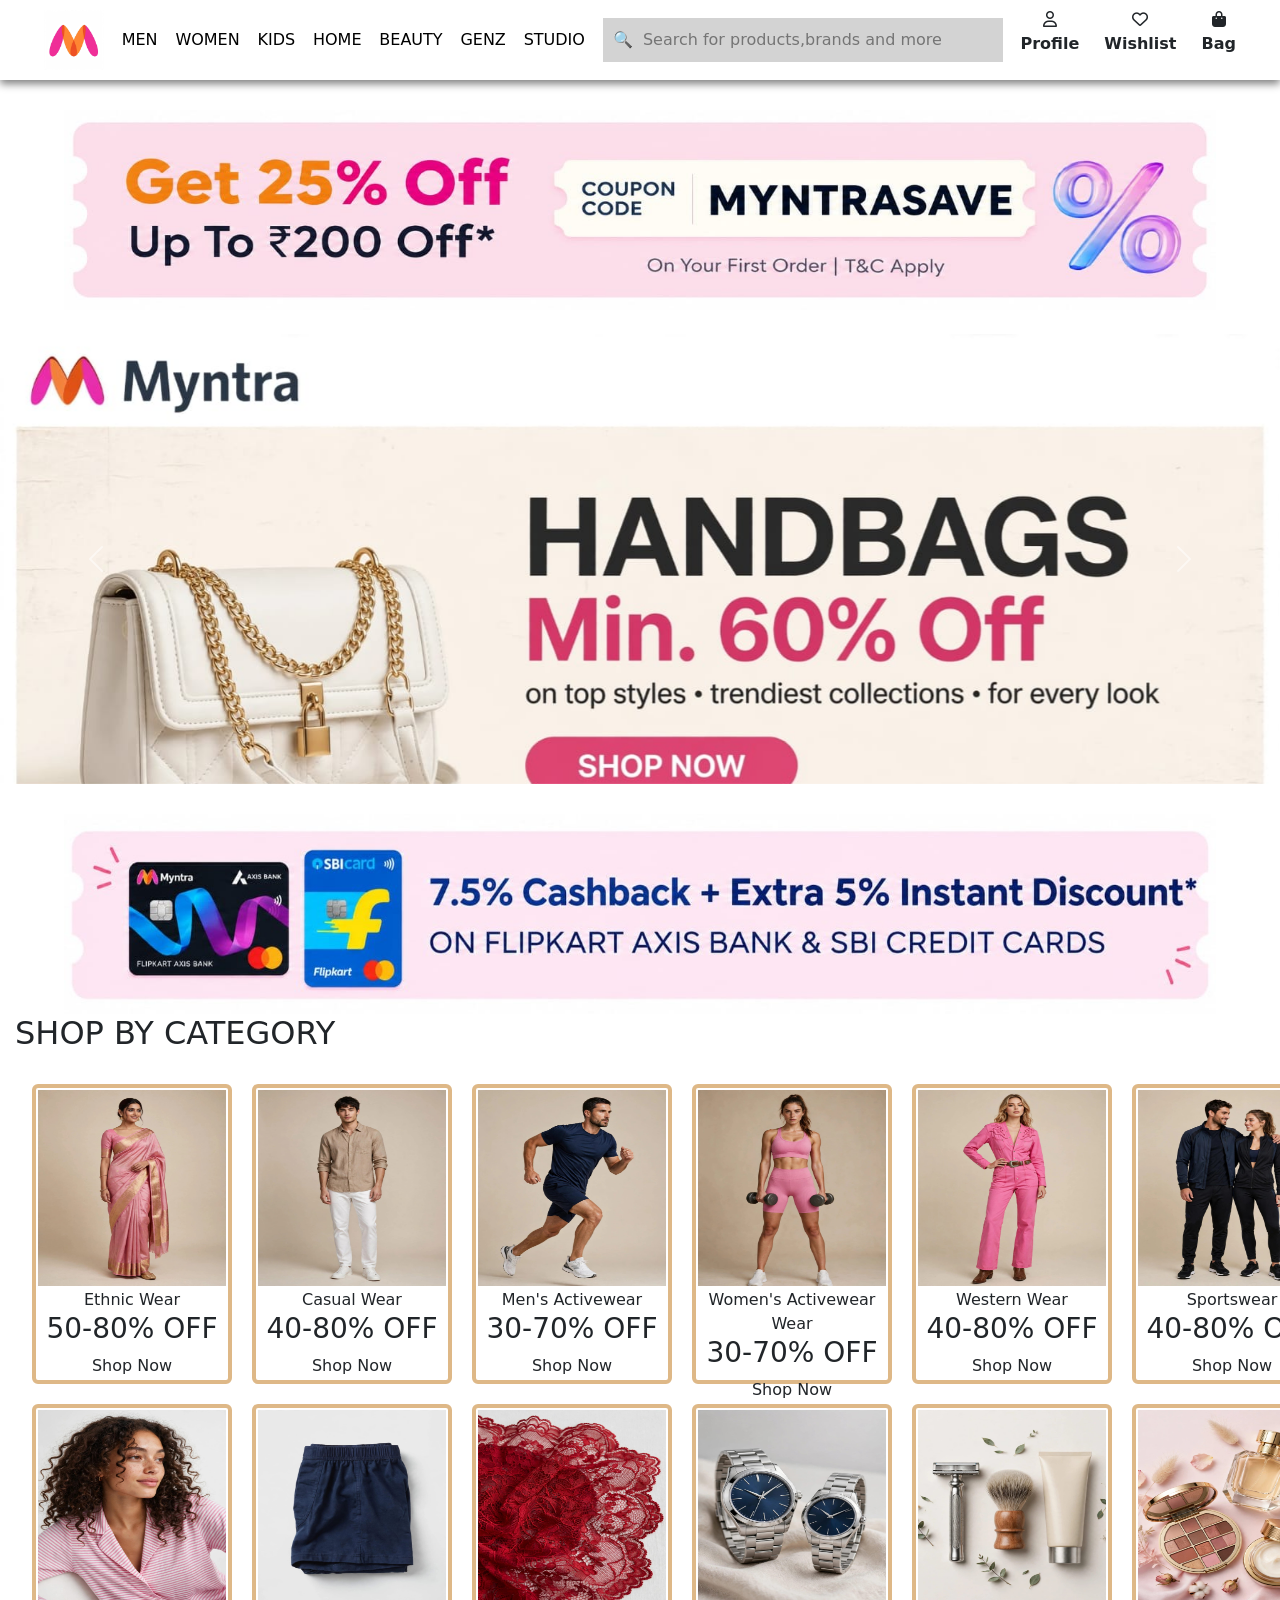
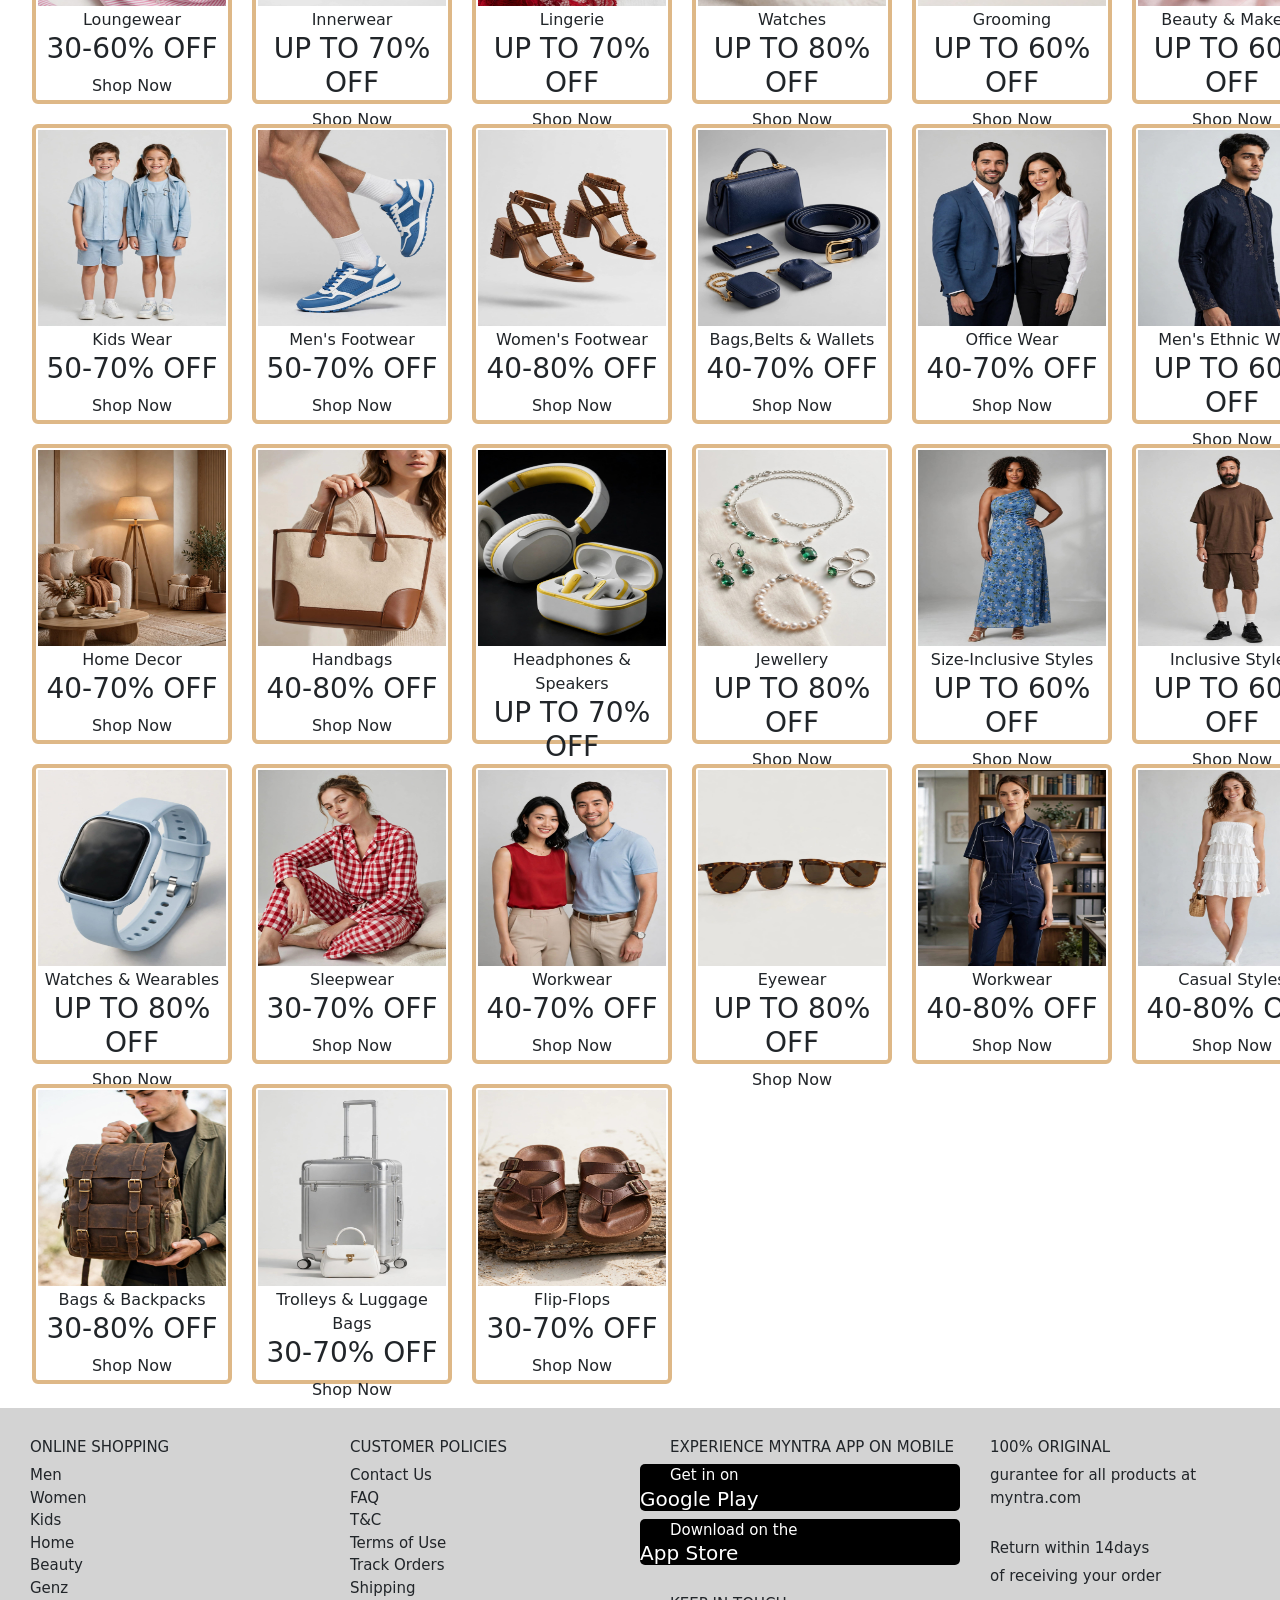
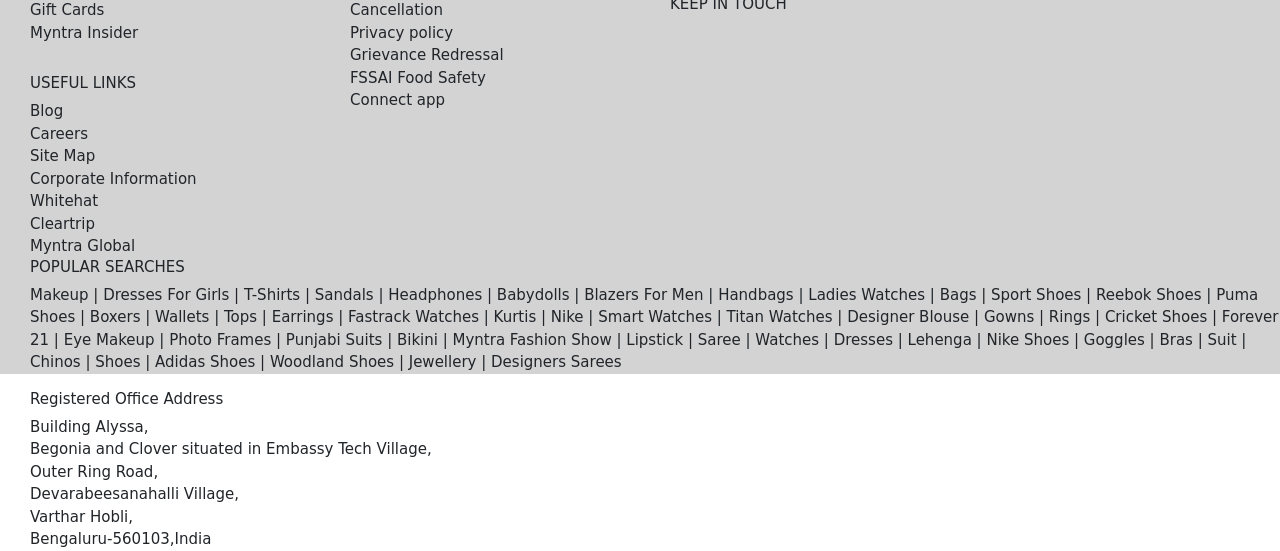
<file: index.html>
<!DOCTYPE html>
<html lang="en">
<head>
    <meta charset="UTF-8">
    <meta name="viewport" content="width=device-width, initial-scale=1.0">
    <title>Document</title>
    <link rel="stylesheet" href="./index.css">
    <link href="https://cdn.jsdelivr.net/npm/bootstrap@5.3.8/dist/css/bootstrap.min.css" rel="stylesheet">
    <link rel="stylesheet" href="https://cdnjs.cloudflare.com/ajax/libs/font-awesome/6.5.1/css/all.min.css">

</head>
<body>
    <!--navbar section-->
    
    <header>
    <nav>
    <a href="./index.html">
    <img src="./images/myntra.jpg" alt="myntra">
    </a>
    <a href="./menpage.html">MEN</a>
    <a href="./womenpage.html">WOMEN</a>
    <a href="./kidspage.html">KIDS</a>
    <a href="./homepage.html">HOME</a>
    <a href="./beautypage.html">BEAUTY</a>
    <a href="./genzpage.html">GENZ</a>
    <a href="#">STUDIO</a>    
    <input type="text" placeholder="🔍︎  Search for products,brands and more">
    
    <div class="icons">
        <a href="./profilepage.html" class="profile-link">
        <div class="icon-box">
            <span><i class="fa-slab-press fa-regular fa-user"></i></span>
            <p>Profile</p>
        </div>
        </a>
        <div class="icon-box">
            <span><i class="fa-regular fa-heart"></i></span>
            <p>Wishlist</p>
        </div>
        <div class="icon-box">
            <span><i class="fa-solid fa-bag-shopping"></i></span>
            <p>Bag</p>
        </div>
    </div>
    </nav>
    </header>
    

    <!--offer section-->
    <div class="offer">
    <img src="./images/offer - Copy.jpg" alt="offer">
    </div>
    <br>
   

    <!-- Bootstrap slide section-->

    <div id="myntraCarousel" class="carousel slide" data-bs-ride="carousel" data-bs-interval="3000">
    <div class="carousel-inner">
    <div class="carousel-item active">
    <img src="./images/slide1.jpg" class="d-block w-100" alt="Handbags">
    </div>
    <div class="carousel-item">
    <img src="./images/slide2.jpg" class="d-block w-100" alt="US Polo">
    </div>
    <div class="carousel-item">
    <img src="./images/slide3.jpg" class="d-block w-100" alt="FWD">
    </div>
    <div class="carousel-item">
    <img src="./images/slide4.jpg" class="d-block w-100" alt="Activewear">
    </div>
    </div>
    <button class="carousel-control-prev" type="button" data-bs-target="#myntraCarousel" data-bs-slide="prev">
    <span class="carousel-control-prev-icon"></span>
    </button>
    <button class="carousel-control-next" type="button" data-bs-target="#myntraCarousel" data-bs-slide="next">
    <span class="carousel-control-next-icon"></span>
    </button>
    </div>
<!-- Bootstrap script link -->
<script src="https://cdn.jsdelivr.net/npm/bootstrap@5.3.8/dist/js/bootstrap.bundle.min.js"></script>

<!--Discount section-->  
    <div class="discount">
    <img src="./images/discount.jpg" alt="discount">
    </div>

<!--shop section-->
    <h2 style="margin-left: 15px;font-style:inherit;">SHOP BY CATEGORY</h2><br>
    <div class="shop">
    <div class="card card1">
    <img src="./images/ethnic.jpg" alt="card1">
    <P>Ethnic Wear</P>
    <h3>50-80% OFF</h3>
    <P>Shop Now</P>
    </div>
    <div class="card card2">
    <img src="./images/card2cc.jpg" alt="card1">
    <P>Casual Wear</P>
    <h3>40-80% OFF</h3>
    <P>Shop Now</P>
    </div>
    <div class="card card3">
    <img src="./images/card3cc.jpg" alt="card1">
    <P>Men's Activewear</P>
    <h3>30-70% OFF</h3>
    <P>Shop Now</P>
    </div>
    <div class="card card4">
    <img src="./images/card4cc.jpg" alt="card1">
    <P>Women's Activewear Wear</P>
    <h3>30-70% OFF</h3>
    <P>Shop Now</P>
    </div>
    <div class="card card5">
    <img src="./images/card5cc.jpg" alt="card1">
    <P>Western Wear</P>
    <h3>40-80% OFF</h3>
    <P>Shop Now</P>
    </div>
    <div class="card card6">
    <img src="./images/card6cc.jpg" alt="card1">
    <P>Sportswear</P>
    <h3>40-80% OFF</h3>
    <P>Shop Now</P>
    </div>
    <div class="card card7">
    <img src="./images/card7.jpg" alt="card1">
    <P>Loungewear</P>
    <h3>30-60% OFF</h3>
    <P>Shop Now</P>
    </div>
    <div class="card card8">
    <img src="./images/card8.jpg" alt="card1">
    <P>Innerwear</P>
    <h3>UP TO 70% OFF</h3>
    <P>Shop Now</P>
    </div>
    <div class="card card9">
    <img src="./images/card9.jpg" alt="card1">
    <P>Lingerie</P>
    <h3>UP TO 70% OFF</h3>
    <P>Shop Now</P>
    </div>
    <div class="card card10">
    <img src="./images/card10 - Copy.jpg" alt="card1">
    <P>Watches</P>
    <h3>UP TO 80% OFF</h3>
    <P>Shop Now</P>
    </div>
    <div class="card card11">
    <img src="./images/card11.jpg" alt="card1">
    <P>Grooming</P>
    <h3>UP TO 60% OFF</h3>
    <P>Shop Now</P>
    </div>
    <div class="card card12">
    <img src="./images/card12.jpg" alt="card1">
    <P>Beauty & Makeup</P>
    <h3>UP TO 60% OFF</h3>
    <P>Shop Now</P>
    </div>
    <div class="card card13">
    <img src="./images/card13.jpg" alt="card1">
    <P>Kids Wear</P>
    <h3>50-70% OFF</h3>
    <P>Shop Now</P>
    </div>
    <div class="card card14">
    <img src="./images/card14.jpg" alt="card1">
    <P>Men's Footwear</P>
    <h3>50-70% OFF</h3>
    <P>Shop Now</P>
    </div>
    <div class="card card15">
    <img src="./images/card15.jpg" alt="card1">
    <P>Women's Footwear</P>
    <h3>40-80% OFF</h3>
    <P>Shop Now</P>
    </div>
    <div class="card card16">
    <img src="./images/card16.jpg" alt="card1">
    <P>Bags,Belts & Wallets</P>
    <h3>40-70% OFF</h3>
    <P>Shop Now</P>
    </div>
    <div class="card card17">
    <img src="./images/card17.jpg" alt="card1">
    <P>Office Wear</P>
    <h3>40-70% OFF</h3>
    <P>Shop Now</P>
    </div>
    <div class="card card18">
    <img src="./images/card18.jpg" alt="card1">
    <P>Men's Ethnic Wear</P>
    <h3>UP TO 60% OFF</h3>
    <P>Shop Now</P>
    </div>
    <div class="card card19">
    <img src="./images/card19.jpg" alt="card1">
    <P>Home Decor</P>
    <h3>40-70% OFF</h3>
    <P>Shop Now</P>
    </div>
    <div class="card card20">
    <img src="./images/card20.jpg" alt="card1">
    <P>Handbags</P>
    <h3>40-80% OFF</h3>
    <P>Shop Now</P>
    </div>
    <div class="card card21">
    <img src="./images/card21.jpg" alt="card1">
    <P>Headphones & Speakers</P>
    <h3>UP TO 70% OFF</h3>
    <P>Shop Now</P>
    </div>
    <div class="card card22">
    <img src="./images/card22.jpg" alt="card1">
    <P>Jewellery</P>
    <h3>UP TO 80% OFF</h3>
    <P>Shop Now</P>
    </div>
    <div class="card card23">
    <img src="./images/card23.jpg" alt="card1">
    <P>Size-Inclusive Styles</P>
    <h3>UP TO 60% OFF</h3>
    <P>Shop Now</P>
    </div>
    <div class="card card24">
    <img src="./images/card24.jpg" alt="card1">
    <P>Inclusive Styles</P>
    <h3>UP TO 60% OFF</h3>
    <P>Shop Now</P>
    </div>
    <div class="card card25">
     <img src="./images/card25.jpg" alt="card1">
    <P>Watches & Wearables</P>
    <h3>UP TO 80% OFF</h3>
    <P>Shop Now</P>
    </div>
    <div class="card card26">
    <img src="./images/card26.jpg" alt="card1">
    <P>Sleepwear</P>
    <h3>30-70% OFF</h3>
    <P>Shop Now</P>
    </div>
    <div class="card card27">
    <img src="./images/card27.jpg" alt="card1">
    <P>Workwear</P>
    <h3>40-70% OFF</h3>
    <P>Shop Now</P>
    </div>
    <div class="card card28">
    <img src="./images/card28.jpg" alt="card1">
    <P>Eyewear</P>
    <h3>UP TO 80% OFF</h3>
    <P>Shop Now</P>
    </div>
    <div class="card card29">
    <img src="./images/card29.jpg" alt="card1">
    <P>Workwear</P>
    <h3>40-80% OFF</h3>
    <P>Shop Now</P>
    </div>
    <div class="card card30">
    <img src="./images/card30.jpg" alt="card1">
    <P>Casual Styles</P>
    <h3>40-80% OFF</h3>
    <P>Shop Now</P>
    </div>
    <div class="card card31">
    <img src="./images/card31.jpg" alt="card1">
    <P>Bags & Backpacks</P>
    <h3>30-80% OFF</h3>
    <P>Shop Now</P>
    </div>
    <div class="card card32">
    <img src="./images/card32.jpg" alt="card1">
    <P>Trolleys & Luggage Bags</P>
    <h3>30-70% OFF</h3>
    <P>Shop Now</P>
    </div>
    <div class="card card33">
    <img src="./images/card33.jpg" alt="card1">
    <P>Flip-Flops</P>
    <h3>30-70% OFF</h3>
    <P>Shop Now</P>
    </div>
    </div><br>

<!--footer section-->
    <div class="footerparent">
    <footer>
    <div class="content1">
    <h4>ONLINE SHOPPING</h4>
    <P>Men</P>
    <P>Women</P>
    <P>Kids</P>
    <P>Home</P>
    <P>Beauty</P>
    <P>Genz</P>
    <P>Gift Cards</P>
    <P>Myntra Insider</P>
    <h4>USEFUL LINKS</h4>
    <P>Blog</P>
    <P>Careers</P>
    <P>Site Map</P>
    <P>Corporate Information</P>
    <P>Whitehat</P>
    <P>Cleartrip</P>
    <p>Myntra Global</p>
    
    </div>

    <div class="content2">
    <h4>CUSTOMER POLICIES</h4>
    <P>Contact Us</P>
    <P>FAQ</P>
    <P>T&C</P>
    <P>Terms of Use</P>
    <P>Track Orders</P>
    <P>Shipping</P>
    <P>Cancellation</P>
    <P>Privacy policy</P>
    <P>Grievance Redressal</P>
    <P>FSSAI Food Safety</P>
    <P>Connect app</P>
    </div>

    <div class="content3">
    <h4>EXPERIENCE MYNTRA APP ON MOBILE</h4>
    <div class="play">
    <p>Get in on</p>
    <h5>Google Play</h5>
    </div>
    <div class="app">
    <p>Download on the</p>
    <h5>App Store</h5>
    </div>
    <div class="font">
    <h4>KEEP IN TOUCH</h4>
    </div>
    </div>

    <div class="content4">
    <h4>100% ORIGINAL </h4><p>gurantee for all products at myntra.com</p>
    <h4>Return within 14days</h4><p>of receiving your order</p>
    </div>

    </footer>
    </div>
    <div class="content5">
    <h4>POPULAR SEARCHES</h4>
    <P>Makeup | Dresses For Girls | T-Shirts | Sandals | Headphones | Babydolls | Blazers For Men | Handbags | Ladies Watches | Bags | Sport Shoes | Reebok Shoes | Puma Shoes | Boxers | Wallets | Tops | Earrings | Fastrack Watches | Kurtis | Nike | Smart Watches | Titan Watches | Designer Blouse | Gowns | Rings | Cricket Shoes | Forever 21 | Eye Makeup | Photo Frames | Punjabi Suits | Bikini | Myntra Fashion Show | Lipstick | Saree | Watches | Dresses | Lehenga | Nike Shoes | Goggles | Bras | Suit | Chinos | Shoes | Adidas Shoes | Woodland Shoes | Jewellery | Designers Sarees</P>
    </div>

    <div class="content6">
    <h4>Registered Office Address</h4>
    <p>Building Alyssa,</p>
    <p>Begonia and Clover situated in Embassy Tech Village,</p>
    <p>Outer Ring Road,</p>
    <p>Devarabeesanahalli Village,</p>
    <p>Varthar Hobli,</p>
    <p>Bengaluru-560103,India</p>
    </div>




</body>
</html>
</file>
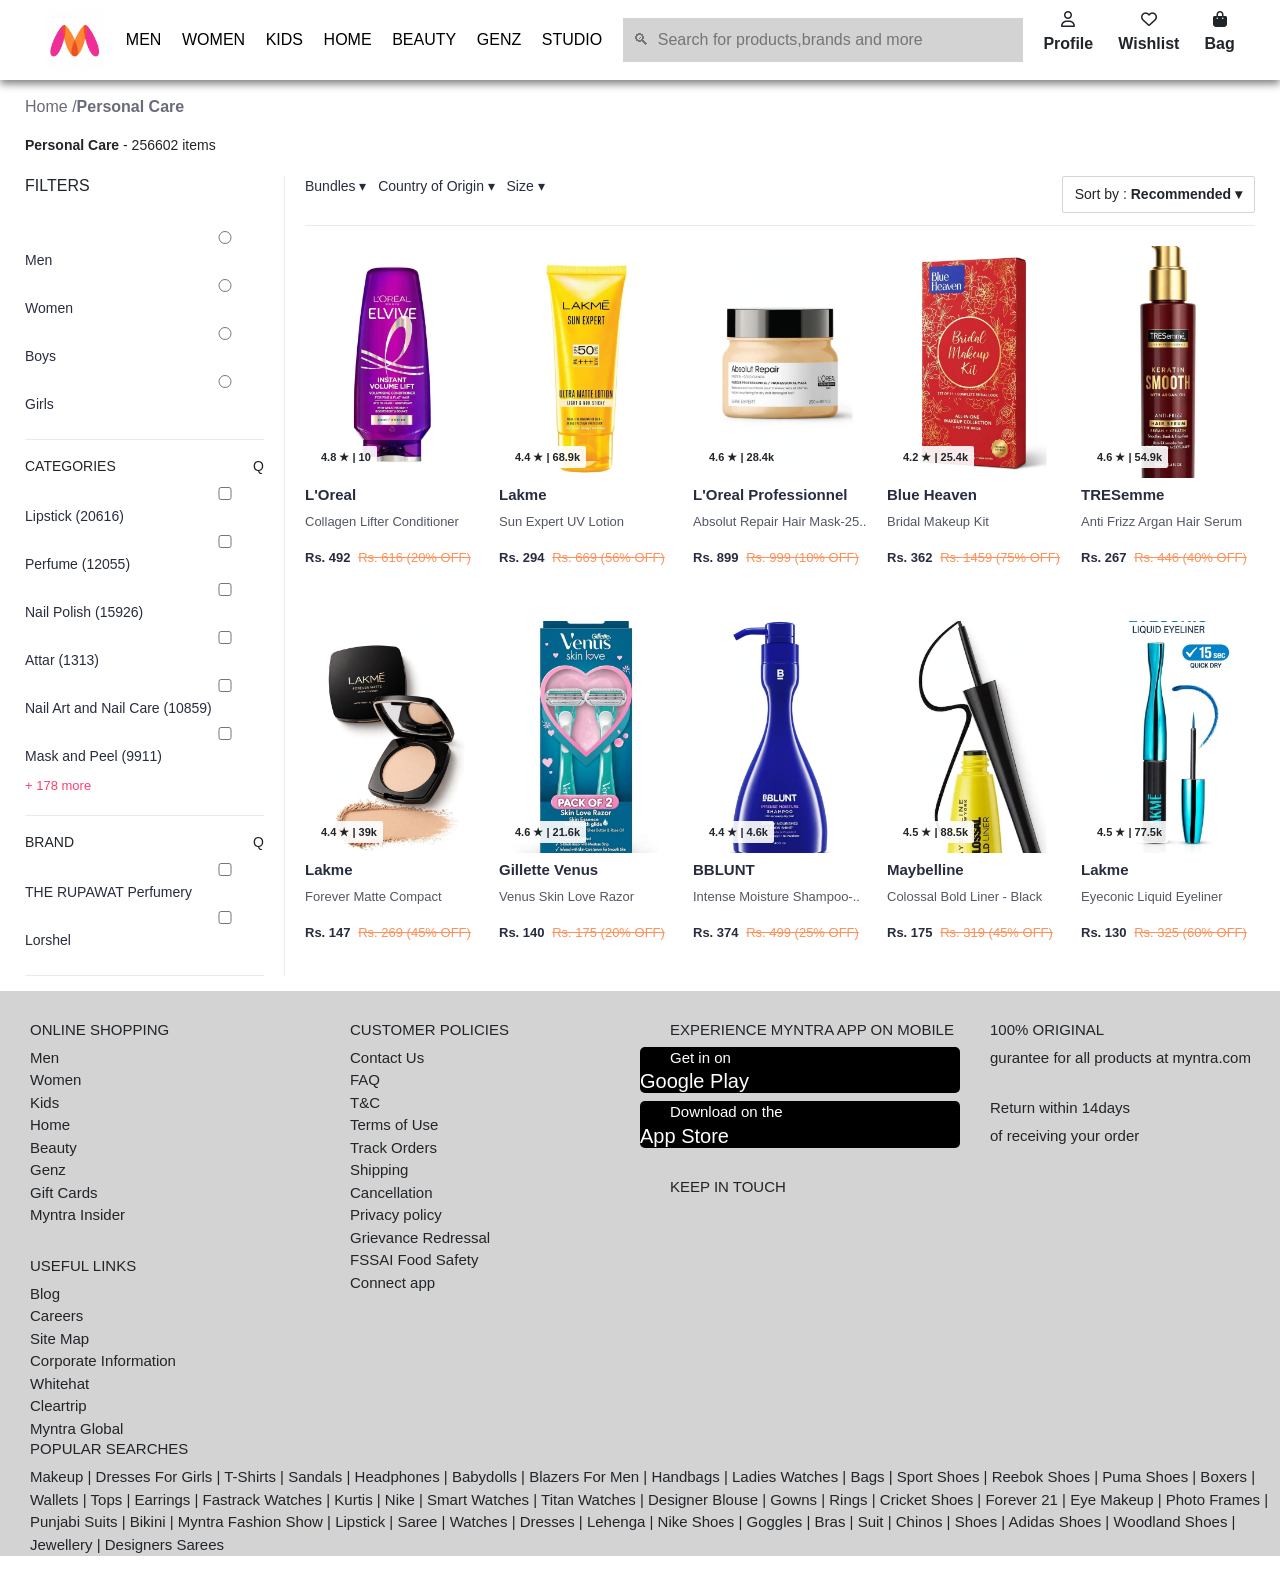
<file: beautypage.html>
<!DOCTYPE html>
<html lang="en">
<head>
    <meta charset="UTF-8">
    <meta name="viewport" content="width=device-width, initial-scale=1.0">
    <title>Document</title>
    <link rel="stylesheet" href="./beautypage.css">
    <link href="https://cdn.jsdelivr.net/npm/bootstrap@5.3.8/dist/css/bootstrap.min.css" rel="stylesheet">
    <link rel="stylesheet" href="https://cdnjs.cloudflare.com/ajax/libs/font-awesome/6.5.1/css/all.min.css">

</head>
<body>


  <!--navbar section-->
    
    <header>
    <nav>
    <a href="./index.html">
    <img src="./images/myntra.jpg" alt="myntra">
    </a>
    <a href="./menpage.html">MEN</a>
    <a href="./womenpage.html">WOMEN</a>
    <a href="./kidspage.html">KIDS</a>
    <a href="./homepage.html">HOME</a>
    <a href="./beautypage.html">BEAUTY</a>
    <a href="./genzpage.html">GENZ</a>
    <a href="#">STUDIO</a>    
    <input type="text" placeholder="🔍︎  Search for products,brands and more">
    
    <div class="icons">
        <div class="icon-box">
            <span><i class="fa-slab-press fa-regular fa-user"></i></span>
            <p>Profile</p>
        </div>
        <div class="icon-box">
            <span><i class="fa-regular fa-heart"></i></span>
            <p>Wishlist</p>
        </div>
        <div class="icon-box">
            <span><i class="fa-solid fa-bag-shopping"></i></span>
            <p>Bag</p>
        </div>
    </div>
    </nav>
    </header>

<!--first-->


<section class="myntra-page">
  <p class="breadcrumb">Home / <b>Personal Care</b></p>
  <p class="count"><b>Personal Care</b> - 256602 items</p>

  <div class="main-layout">
    <!-- LEFT FILTERS -->
    <aside class="left-filter">
      <h3>FILTERS</h3>
      <div class="f-box">
        <label><input type="radio" name="g"> Men</label>
        <label><input type="radio" name="g"> Women</label>
        <label><input type="radio" name="g"> Boys</label>
        <label><input type="radio" name="g"> Girls</label>
      </div>
      <div class="f-box">
        <h4>CATEGORIES <span>Q</span></h4>
        <label><input type="checkbox"> Lipstick (20616)</label>
        <label><input type="checkbox"> Perfume (12055)</label>
        <label><input type="checkbox"> Nail Polish (15926)</label>
        <label><input type="checkbox"> Attar (1313)</label>
        <label><input type="checkbox"> Nail Art and Nail Care (10859)</label>
        <label><input type="checkbox"> Mask and Peel (9911)</label>
        <a href="#">+ 178 more</a>
      </div>
      <div class="f-box">
        <h4>BRAND <span>Q</span></h4>
        <label><input type="checkbox"> THE RUPAWAT Perfumery</label>
        <label><input type="checkbox"> Lorshel</label>
      </div>
    </aside>

    <!-- RIGHT PRODUCTS -->
    <div class="right-products">
      <div class="top-bar">
        <div class="bundle">Bundles ▾ &nbsp; Country of Origin ▾ &nbsp; Size ▾</div>
        <div class="sort">Sort by : <b>Recommended ▾</b></div>
      </div>

      <!-- PRODUCT GRID - 2 ROWS WITH CONTENT -->
      <div class="product-grid">
        
        <!-- ROW 1 - 5 PRODUCTS -->
        <div class="p-card">
          <div class="p-img"><img src="./images/beauty1.jpg"><div class="rating">4.8 ★ | 10</div></div>
          <div class="p-content">
            <h5>L'Oreal</h5>
            <p>Collagen Lifter Conditioner</p>
            <p class="price">Rs. 492 <span>Rs. 616 (20% OFF)</span></p>
          </div>
        </div>

        <div class="p-card">
          <div class="p-img"><img src="./images/beauty2.jpg"><div class="rating">4.4 ★ | 68.9k</div></div>
          <div class="p-content">
            <h5>Lakme</h5>
            <p>Sun Expert UV Lotion</p>
            <p class="price">Rs. 294 <span>Rs. 669 (56% OFF)</span></p>
          </div>
        </div>

        <div class="p-card">
          <div class="p-img"><img src="./images/beauty3.jpg"><div class="rating">4.6 ★ | 28.4k</div></div>
          <div class="p-content">
            <h5>L'Oreal Professionnel</h5>
            <p>Absolut Repair Hair Mask-25..</p>
            <p class="price">Rs. 899 <span>Rs. 999 (10% OFF)</span></p>
          </div>
        </div>

        <div class="p-card">
          <div class="p-img"><img src="./images/beauty4.jpg"><div class="rating">4.2 ★ | 25.4k</div></div>
          <div class="p-content">
            <h5>Blue Heaven</h5>
            <p>Bridal Makeup Kit</p>
            <p class="price">Rs. 362 <span>Rs. 1459 (75% OFF)</span></p>
          </div>
        </div>

        <div class="p-card">
          <div class="p-img"><img src="./images/beauty5.jpg"><div class="rating">4.6 ★ | 54.9k</div></div>
          <div class="p-content">
            <h5>TRESemme</h5>
            <p>Anti Frizz Argan Hair Serum</p>
            <p class="price">Rs. 267 <span>Rs. 446 (40% OFF)</span></p>
          </div>
        </div>

        <!-- ROW 2 - 5 PRODUCTS - UN SCREENSHOT 2ND IMAGE -->
        <div class="p-card">
          <div class="p-img"><img src="./images/beauty6.jpg"><div class="rating">4.4 ★ | 39k</div></div>
          <div class="p-content">
            <h5>Lakme</h5>
            <p>Forever Matte Compact</p>
            <p class="price">Rs. 147 <span>Rs. 269 (45% OFF)</span></p>
          </div>
        </div>

        <div class="p-card">
          <div class="p-img"><img src="./images/beauty7.jpg"><div class="rating">4.6 ★ | 21.6k</div></div>
          <div class="p-content">
            <h5>Gillette Venus</h5>
            <p>Venus Skin Love Razor</p>
            <p class="price">Rs. 140 <span>Rs. 175 (20% OFF)</span></p>
          </div>
        </div>

        <div class="p-card">
          <div class="p-img"><img src="./images/beauty8.jpg"><div class="rating">4.4 ★ | 4.6k</div></div>
          <div class="p-content">
            <h5>BBLUNT</h5>
            <p>Intense Moisture Shampoo-..</p>
            <p class="price">Rs. 374 <span>Rs. 499 (25% OFF)</span></p>
          </div>
        </div>

        <div class="p-card">
          <div class="p-img"><img src="./images/beauty9.jpg"><div class="rating">4.5 ★ | 88.5k</div></div>
          <div class="p-content">
            <h5>Maybelline</h5>
            <p>Colossal Bold Liner - Black</p>
            <p class="price">Rs. 175 <span>Rs. 319 (45% OFF)</span></p>
          </div>
        </div>

        <div class="p-card">
          <div class="p-img"><img src="./images/beauty10.jpg"><div class="rating">4.5 ★ | 77.5k</div></div>
          <div class="p-content">
            <h5>Lakme</h5>
            <p>Eyeconic Liquid Eyeliner</p>
            <p class="price">Rs. 130 <span>Rs. 325 (60% OFF)</span></p>
          </div>
        </div>

      </div>

    </div>
  </div>
</section>



<!--footer section-->
    <div class="footerparent">
    <footer>
    <div class="content1">
    <h4>ONLINE SHOPPING</h4>
    <P>Men</P>
    <P>Women</P>
    <P>Kids</P>
    <P>Home</P>
    <P>Beauty</P>
    <P>Genz</P>
    <P>Gift Cards</P>
    <P>Myntra Insider</P>
    <h4>USEFUL LINKS</h4>
    <P>Blog</P>
    <P>Careers</P>
    <P>Site Map</P>
    <P>Corporate Information</P>
    <P>Whitehat</P>
    <P>Cleartrip</P>
    <p>Myntra Global</p>
    
    </div>

    <div class="content2">
    <h4>CUSTOMER POLICIES</h4>
    <P>Contact Us</P>
    <P>FAQ</P>
    <P>T&C</P>
    <P>Terms of Use</P>
    <P>Track Orders</P>
    <P>Shipping</P>
    <P>Cancellation</P>
    <P>Privacy policy</P>
    <P>Grievance Redressal</P>
    <P>FSSAI Food Safety</P>
    <P>Connect app</P>
    </div>

    <div class="content3">
    <h4>EXPERIENCE MYNTRA APP ON MOBILE</h4>
    <div class="play">
    <p>Get in on</p>
    <h5>Google Play</h5>
    </div>
    <div class="app">
    <p>Download on the</p>
    <h5>App Store</h5>
    </div>
    <div class="font">
    <h4>KEEP IN TOUCH</h4>
    </div>
    </div>

    <div class="content4">
    <h4>100% ORIGINAL </h4><p>gurantee for all products at myntra.com</p>
    <h4>Return within 14days</h4><p>of receiving your order</p>
    </div>

    </footer>
    </div>
    <div class="content5">
    <h4>POPULAR SEARCHES</h4>
    <P>Makeup | Dresses For Girls | T-Shirts | Sandals | Headphones | Babydolls | Blazers For Men | Handbags | Ladies Watches | Bags | Sport Shoes | Reebok Shoes | Puma Shoes | Boxers | Wallets | Tops | Earrings | Fastrack Watches | Kurtis | Nike | Smart Watches | Titan Watches | Designer Blouse | Gowns | Rings | Cricket Shoes | Forever 21 | Eye Makeup | Photo Frames | Punjabi Suits | Bikini | Myntra Fashion Show | Lipstick | Saree | Watches | Dresses | Lehenga | Nike Shoes | Goggles | Bras | Suit | Chinos | Shoes | Adidas Shoes | Woodland Shoes | Jewellery | Designers Sarees</P>
    </div>



</body>
</html>
</file>
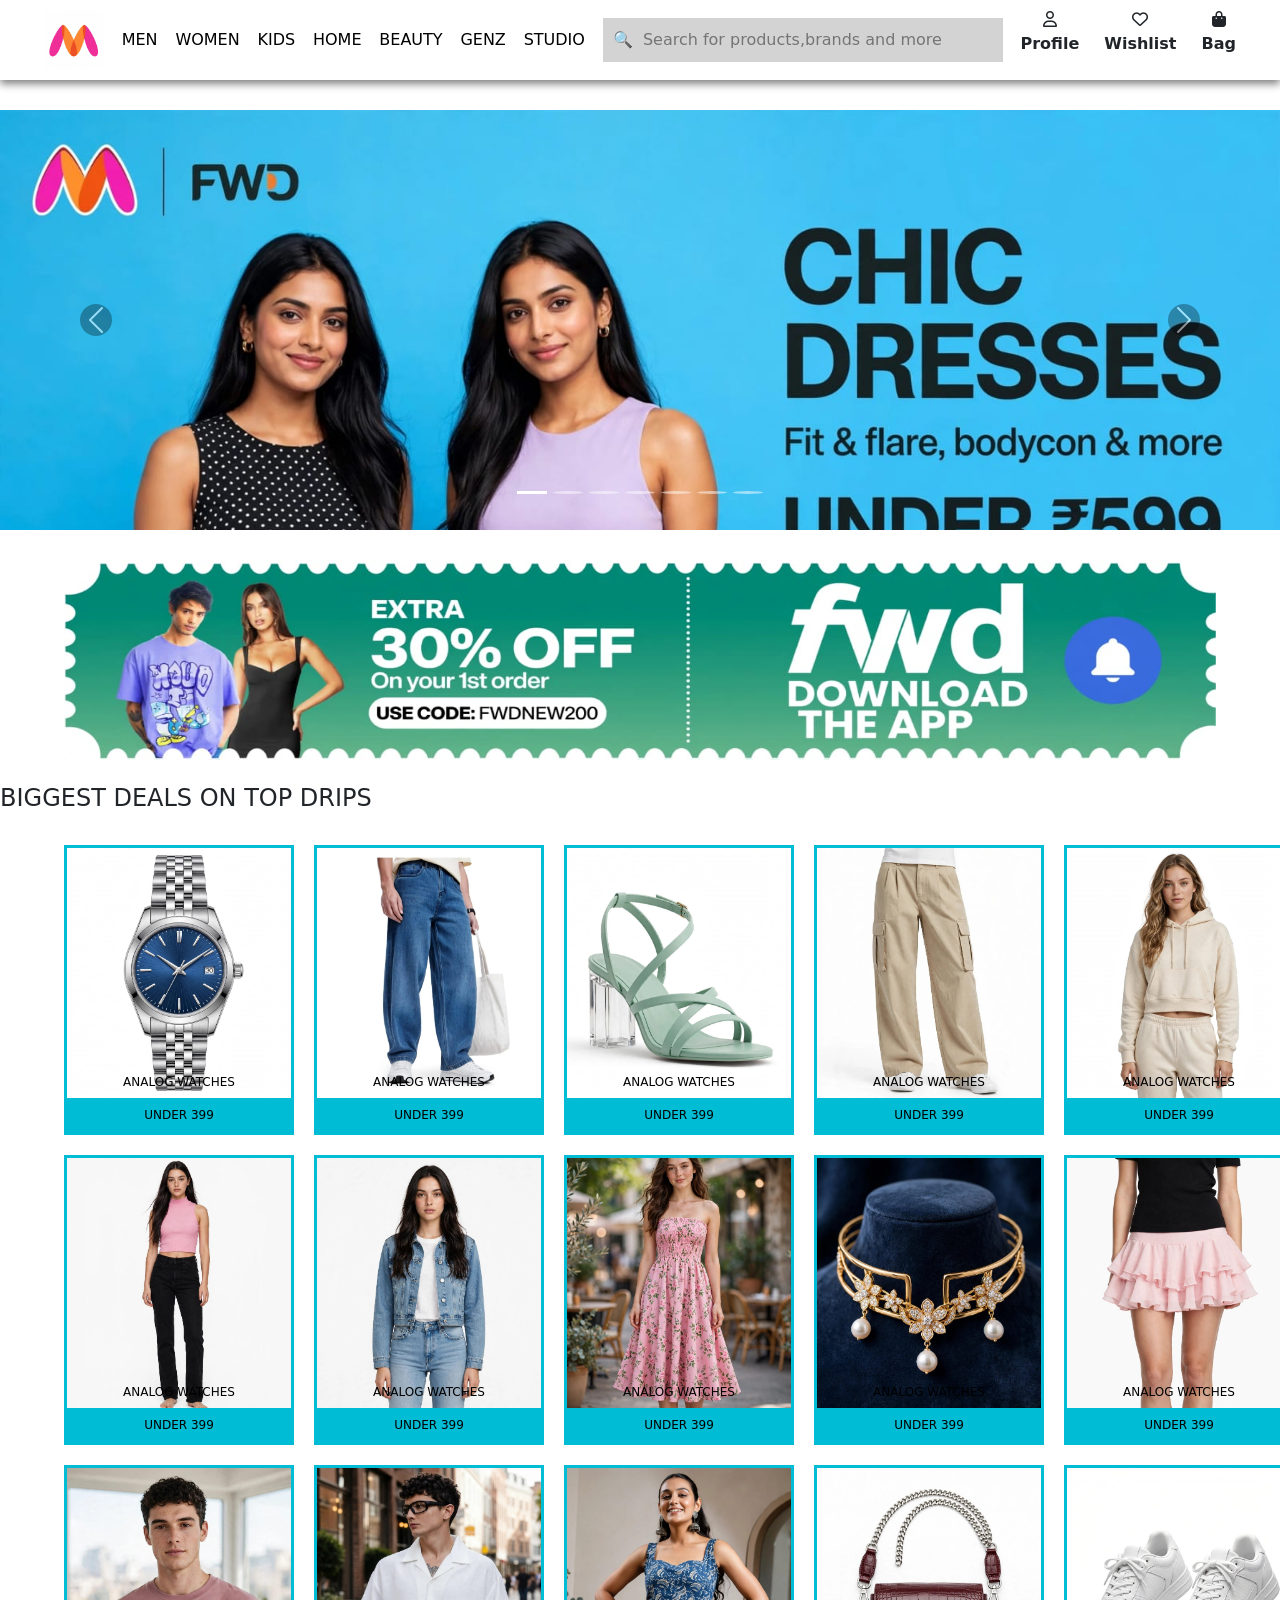
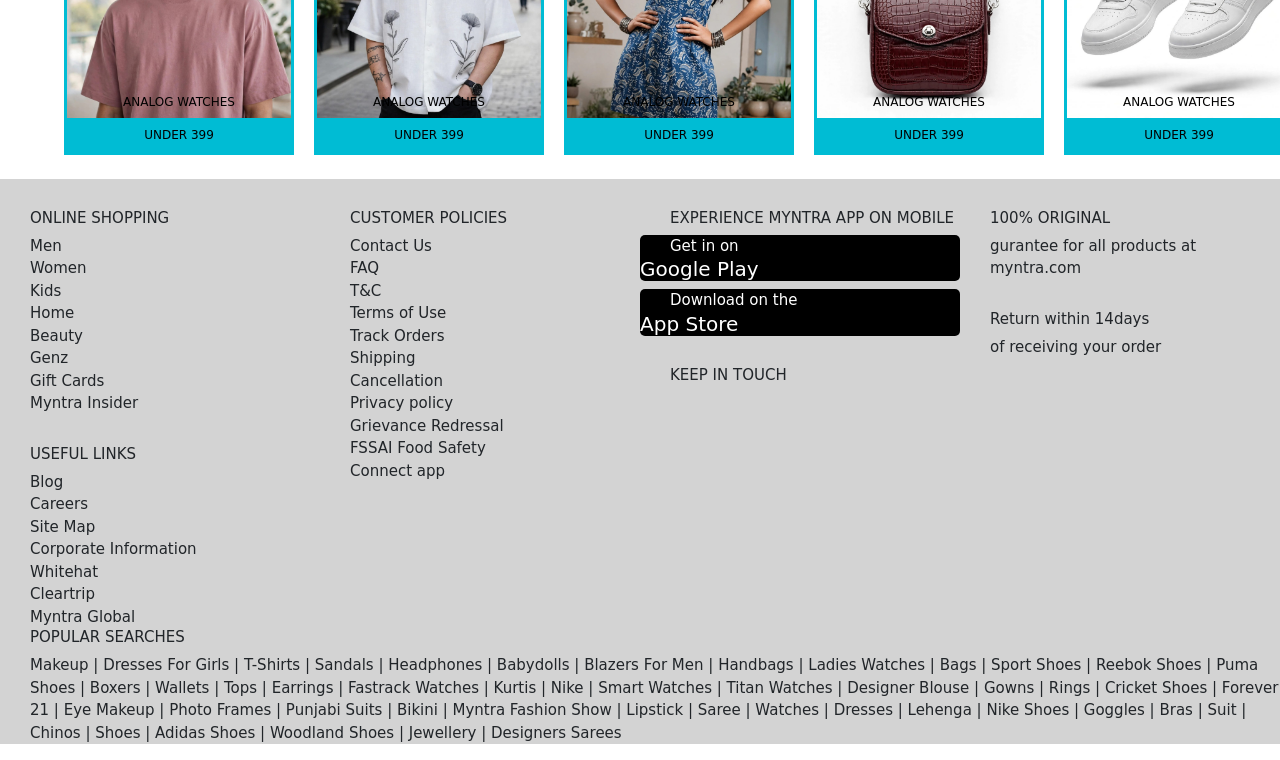
<file: genzpage.html>
<!DOCTYPE html>
<html lang="en">
<head>
    <meta charset="UTF-8">
    <meta name="viewport" content="width=device-width, initial-scale=1.0">
    <title>Document</title>
    <link rel="stylesheet" href="./genzpage.css">
    <link href="https://cdn.jsdelivr.net/npm/bootstrap@5.3.8/dist/css/bootstrap.min.css" rel="stylesheet">
    <link rel="stylesheet" href="https://cdnjs.cloudflare.com/ajax/libs/font-awesome/6.5.1/css/all.min.css">

</head>
<body>
     <!--navbar section-->
    
    <header>
    <nav>
     <a href="./index.html">
    <img src="./images/myntra.jpg" alt="myntra">
    </a>
    <a href="./menpage.html">MEN</a>
    <a href="./womenpage.html">WOMEN</a>
    <a href="./kidspage.html">KIDS</a>
    <a href="./homepage.html">HOME</a>
    <a href="./beautypage.html">BEAUTY</a>
    <a href="./genzpage.html">GENZ</a>
    <a href="#">STUDIO</a>    
    <input type="text" placeholder="🔍︎  Search for products,brands and more">
    
    <div class="icons">
        <div class="icon-box">
            <span><i class="fa-slab-press fa-regular fa-user"></i></span>
            <p>Profile</p>
        </div>
        <div class="icon-box">
            <span><i class="fa-regular fa-heart"></i></span>
            <p>Wishlist</p>
        </div>
        <div class="icon-box">
            <span><i class="fa-solid fa-bag-shopping"></i></span>
            <p>Bag</p>
        </div>
    </div>
    </nav>
    </header>

<!--first section-->
   

<div id="fwdCarousel" class="carousel slide" data-bs-ride="carousel" data-bs-interval="2500">
  
  <!-- Indicators -->
  <div class="carousel-indicators">
    <button type="button" data-bs-target="#fwdCarousel" data-bs-slide-to="0" class="active"></button>
    <button type="button" data-bs-target="#fwdCarousel" data-bs-slide-to="1"></button>
    <button type="button" data-bs-target="#fwdCarousel" data-bs-slide-to="2"></button>
    <button type="button" data-bs-target="#fwdCarousel" data-bs-slide-to="3"></button>
    <button type="button" data-bs-target="#fwdCarousel" data-bs-slide-to="4"></button>
    <button type="button" data-bs-target="#fwdCarousel" data-bs-slide-to="5"></button>
    <button type="button" data-bs-target="#fwdCarousel" data-bs-slide-to="6"></button>
  </div>

  <!-- Slides - Image Only, No Text -->
  <div class="carousel-inner">
    <div class="carousel-item active">
      <img src="./images/genzslide1.jpg" class="d-block w-100" alt="Chic Dresses">
    </div>
    <div class="carousel-item">
      <img src="./images/genzslide2.jpg" class="d-block w-100" alt="Comfy Shirts">
    </div>
    <div class="carousel-item">
      <img src="./images/genzslide3.jpg" class="d-block w-100" alt="Cool Accessories">
    </div>
    <div class="carousel-item">
      <img src="./images/genzslide4.jpg" class="d-block w-100" alt="Ethnic Fits">
    </div>
    <div class="carousel-item">
      <img src="./images/genzslide5.jpg" class="d-block w-100" alt="Jeans & Trousers">
    </div>
    <div class="carousel-item">
      <img src="./images/genzslide6.jpg" class="d-block w-100" alt="Tops & Tees">
    </div>
    <div class="carousel-item">
      <img src="./images/genzslide7.jpg" class="d-block w-100" alt="Trendy Footwear">
    </div>
  </div>

  <!-- Controls -->
  <button class="carousel-control-prev" type="button" data-bs-target="#fwdCarousel" data-bs-slide="prev">
    <span class="carousel-control-prev-icon"></span>
  </button>
  <button class="carousel-control-next" type="button" data-bs-target="#fwdCarousel" data-bs-slide="next">
    <span class="carousel-control-next-icon"></span>
  </button>
</div>

<script src="https://cdn.jsdelivr.net/npm/bootstrap@5.3.3/dist/js/bootstrap.bundle.min.js"></script>


<!--second section-->
   <div class="fwd">
    <img src="./images/fwd.jpg" alt="fwd">
   </div><br>

<!--third section-->
    <h4>BIGGEST DEALS ON TOP DRIPS</h4><br>
    <div class="deal">
    <div class="box">
    <div class="images">
    <img src="./images/image1.jpg" alt="box">
    <h4>ANALOG WATCHES</h4>
    </div>
    <P>UNDER 399</P>
    </div>

    <div class="box">
    <div class="images">
    <img src="./images/image2.jpg" alt="box">
    <h4>ANALOG WATCHES</h4>
    </div>
    <p>UNDER 399</p>
    </div>

    <div class="box">
    <div class="images">
    <img src="./images/image3.jpg" alt="box">
    <h4>ANALOG WATCHES</h4>
    </div>
    <P>UNDER 399</P>
    </div>
    
    <div class="box">
    <div class="images">
    <img src="./images/image4.jpg" alt="box">
    <h4>ANALOG WATCHES</h4>
    </div>
    <P>UNDER 399</P>
    </div>
   
    <div class="box">
    <div class="images">
    <img src="./images/image5.jpg" alt="box">
    <h4>ANALOG WATCHES</h4>
    </div>
    <P>UNDER 399</P>
    </div>
   
    <div class="box">
    <div class="images">
    <img src="./images/image6.jpg" alt="box">
    <h4>ANALOG WATCHES</h4>
    </div>
    <P>UNDER 399</P>
    </div>
   
    <div class="box">
    <div class="images">
    <img src="./images/image7.jpg" alt="box">
    <h4>ANALOG WATCHES</h4>
    </div>
    <P>UNDER 399</P>
    </div>

    <div class="box">
    <div class="images">
    <img src="./images/image8.jpg" alt="box">
    <h4>ANALOG WATCHES</h4>
    </div>
    <P>UNDER 399</P>
    </div>
  
    <div class="box">
    <div class="images">
    <img src="./images/image9.jpg" alt="box">
    <h4>ANALOG WATCHES</h4>
    </div>
    <P>UNDER 399</P>
    </div>
   
    <div class="box">
    <div class="images">
    <img src="./images/image10.jpg" alt="box">
    <h4>ANALOG WATCHES</h4>
    </div>
    <P>UNDER 399</P>
    </div>
    
    <div class="box">
    <div class="images">
    <img src="./images/image11.jpg" alt="box">
    <h4>ANALOG WATCHES</h4>
    </div>
    <P>UNDER 399</P>
    </div>
 
    <div class="box">
    <div class="images">
    <img src="./images/image12.jpg" alt="box">
    <h4>ANALOG WATCHES</h4>
    </div>
    <P>UNDER 399</P>
    </div>
   
    <div class="box">
    <div class="images">
    <img src="./images/image13.jpg" alt="box">
    <h4>ANALOG WATCHES</h4>
    </div>
    <P>UNDER 399</P>
    </div>
  
    <div class="box">
    <div class="images">
    <img src="./images/image14.jpg" alt="box">
    <h4>ANALOG WATCHES</h4>
    </div>
    <P>UNDER 399</P>
    </div>
    
    <div class="box">
    <div class="images">
    <img src="./images/image15.jpg" alt="box">
    <h4>ANALOG WATCHES</h4>
    </div>
    <P>UNDER 399</P>
    </div>
   
    </div><br>

<!--footer section-->
    <!--footer section-->
    <div class="footerparent">
    <footer>
    <div class="content1">
    <h4>ONLINE SHOPPING</h4>
    <P>Men</P>
    <P>Women</P>
    <P>Kids</P>
    <P>Home</P>
    <P>Beauty</P>
    <P>Genz</P>
    <P>Gift Cards</P>
    <P>Myntra Insider</P>
    <h4>USEFUL LINKS</h4>
    <P>Blog</P>
    <P>Careers</P>
    <P>Site Map</P>
    <P>Corporate Information</P>
    <P>Whitehat</P>
    <P>Cleartrip</P>
    <p>Myntra Global</p>
    
    </div>

    <div class="content2">
    <h4>CUSTOMER POLICIES</h4>
    <P>Contact Us</P>
    <P>FAQ</P>
    <P>T&C</P>
    <P>Terms of Use</P>
    <P>Track Orders</P>
    <P>Shipping</P>
    <P>Cancellation</P>
    <P>Privacy policy</P>
    <P>Grievance Redressal</P>
    <P>FSSAI Food Safety</P>
    <P>Connect app</P>
    </div>

    <div class="content3">
    <h4>EXPERIENCE MYNTRA APP ON MOBILE</h4>
    <div class="play">
    <p>Get in on</p>
    <h5>Google Play</h5>
    </div>
    <div class="app">
    <p>Download on the</p>
    <h5>App Store</h5>
    </div>
    <div class="font">
    <h4>KEEP IN TOUCH</h4>
    </div>
    </div>

    <div class="content4">
    <h4>100% ORIGINAL </h4><p>gurantee for all products at myntra.com</p>
    <h4>Return within 14days</h4><p>of receiving your order</p>
    </div>

    </footer>
    </div>
    <div class="content5">
    <h4>POPULAR SEARCHES</h4>
    <P>Makeup | Dresses For Girls | T-Shirts | Sandals | Headphones | Babydolls | Blazers For Men | Handbags | Ladies Watches | Bags | Sport Shoes | Reebok Shoes | Puma Shoes | Boxers | Wallets | Tops | Earrings | Fastrack Watches | Kurtis | Nike | Smart Watches | Titan Watches | Designer Blouse | Gowns | Rings | Cricket Shoes | Forever 21 | Eye Makeup | Photo Frames | Punjabi Suits | Bikini | Myntra Fashion Show | Lipstick | Saree | Watches | Dresses | Lehenga | Nike Shoes | Goggles | Bras | Suit | Chinos | Shoes | Adidas Shoes | Woodland Shoes | Jewellery | Designers Sarees</P>
    </div>

</body>
</html>
</file>
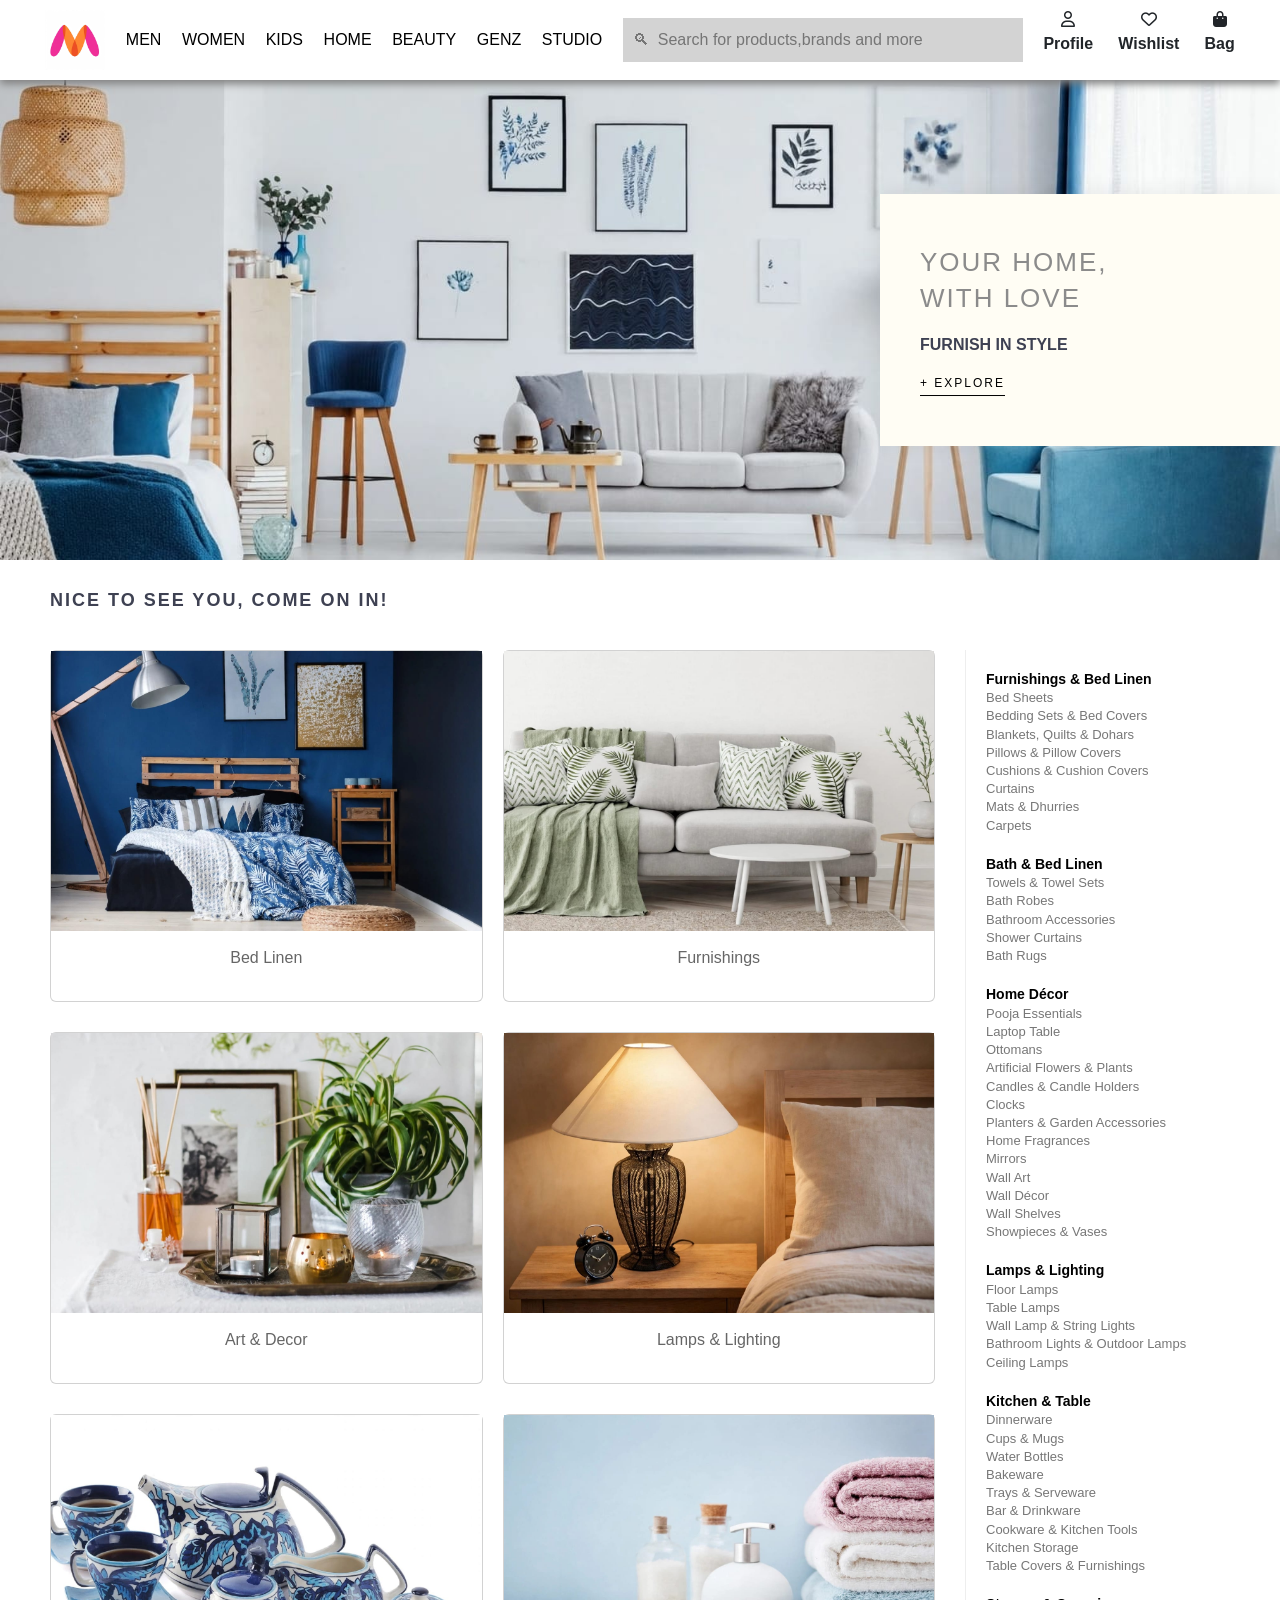
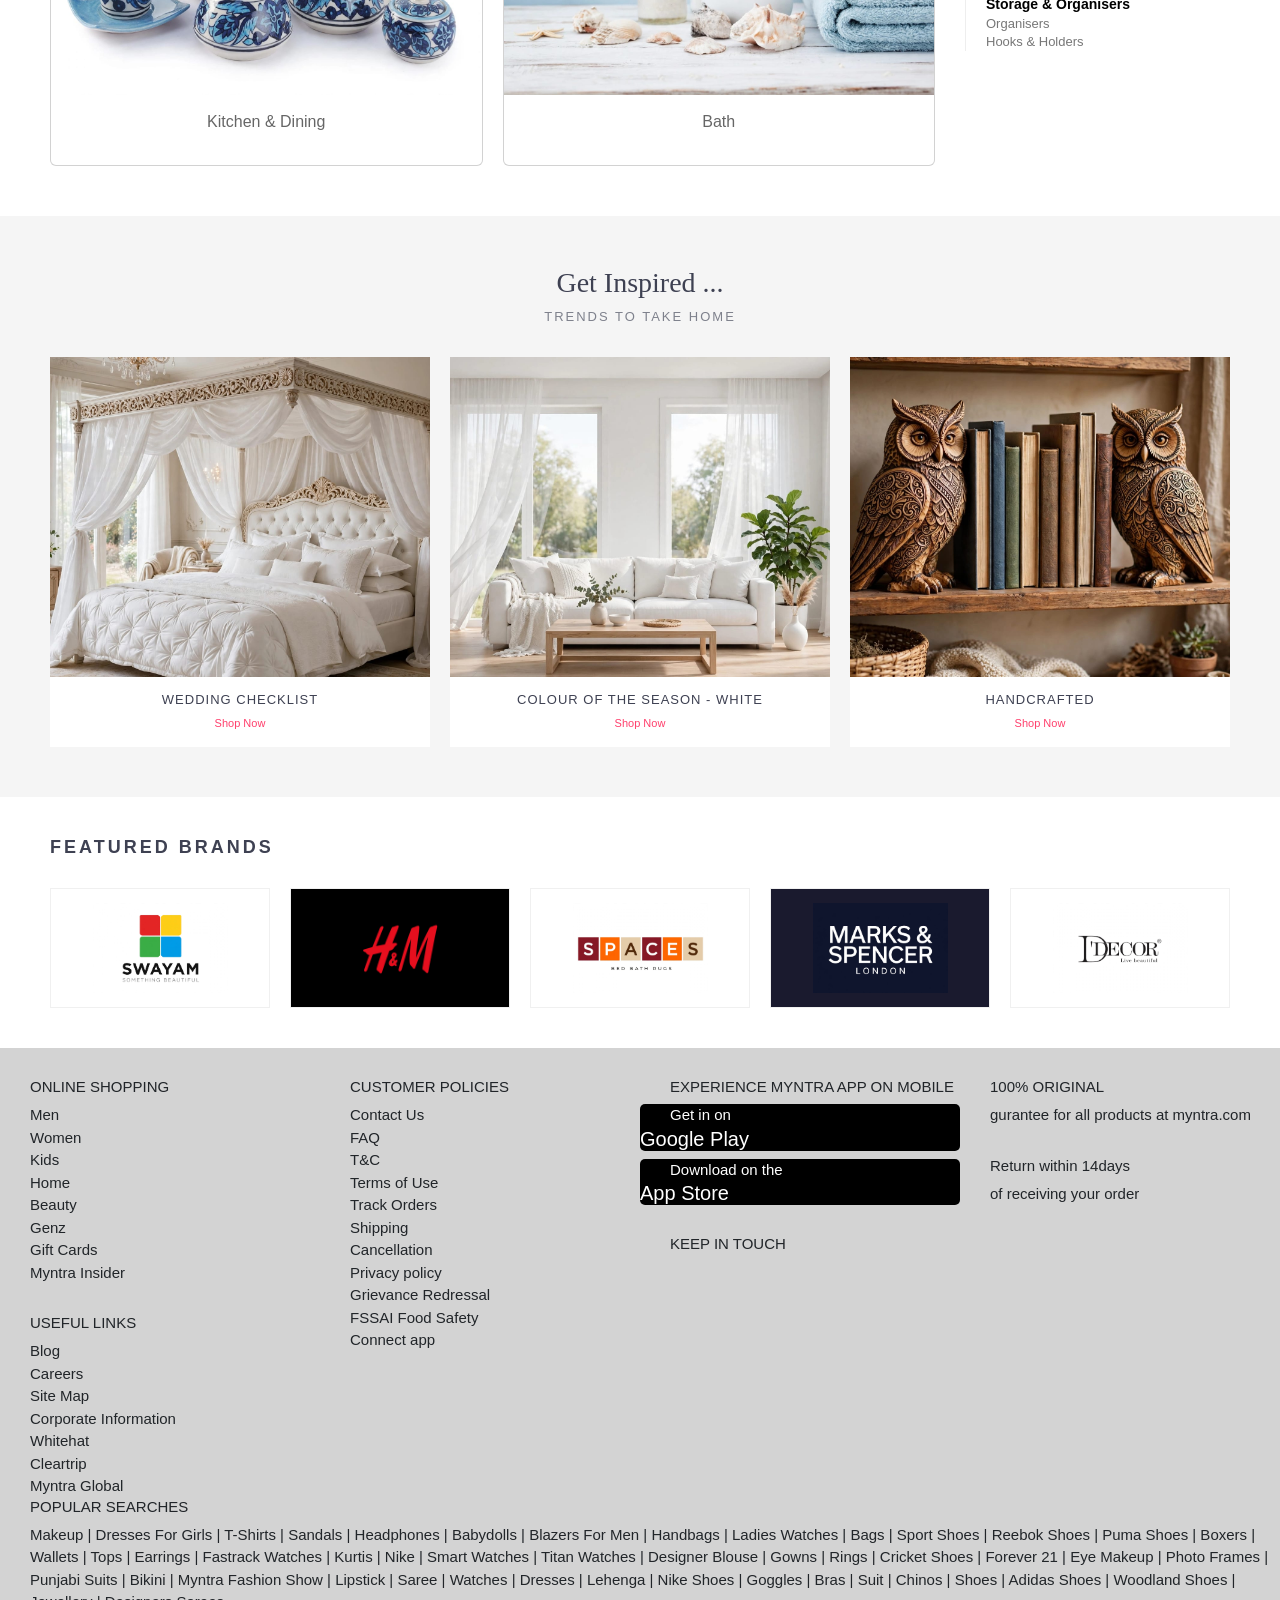
<file: homepage.html>
<!DOCTYPE html>
<html lang="en">
<head>
    <meta charset="UTF-8">
    <meta name="viewport" content="width=device-width, initial-scale=1.0">
    <title>Document</title>
    <link rel="stylesheet" href="./homepage.css">
     <link href="https://cdn.jsdelivr.net/npm/bootstrap@5.3.8/dist/css/bootstrap.min.css" rel="stylesheet">
    <link rel="stylesheet" href="https://cdnjs.cloudflare.com/ajax/libs/font-awesome/6.5.1/css/all.min.css">

</head>
<body>
   

  <!--navbar section-->
    
    <header>
    <nav>
    <a href="./index.html">
    <img src="./images/myntra.jpg" alt="myntra">
    </a>
    <a href="./menpage.html">MEN</a>
    <a href="./womenpage.html">WOMEN</a>
    <a href="./kidspage.html">KIDS</a>
    <a href="./homepage.html">HOME</a>
    <a href="./beautypage.html">BEAUTY</a>
    <a href="./genzpage.html">GENZ</a>
    <a href="#">STUDIO</a>    
    <input type="text" placeholder="🔍︎  Search for products,brands and more">
    
    <div class="icons">
        <div class="icon-box">
            <span><i class="fa-slab-press fa-regular fa-user"></i></span>
            <p>Profile</p>
        </div>
        <div class="icon-box">
            <span><i class="fa-regular fa-heart"></i></span>
            <p>Wishlist</p>
        </div>
        <div class="icon-box">
            <span><i class="fa-solid fa-bag-shopping"></i></span>
            <p>Bag</p>
        </div>
    </div>
    </nav>
    </header>

    <!-- HERO BANNER -->
    <div class="hero">
        <div class="hero-box">
            <h2>YOUR HOME,<br>WITH LOVE</h2>
            <h3>FURNISH IN STYLE</h3>
            <a href="#">+ EXPLORE</a>
        </div>
    </div>

<!--------kjhouhkhvkhv-->


<h2 class="section-title">NICE TO SEE YOU, COME ON IN!</h2>

<!-- ITHU THA MUKKIYAM DA - MAIN-CONTENT -->
<div class="main-content">

    <!-- LEFT SIDE - 75% -->
    <div class="left-section">
        
        <!-- ROW 1 -->
        <div class="grid">
            <div class="card">
                <img src="./images/bed.jpg" alt="Bed Linen">
                <p>Bed Linen</p>
            </div>
            <div class="card">
                <img src="./images/sofa.jpg" alt="Furnishings">
                <p>Furnishings</p>
            </div>
        </div>

        <!-- ROW 2 -->
        <div class="grid">
            <div class="card">
                <img src="./images/art.jpg" alt="Art & Decor">
                <p>Art & Decor</p>
            </div>
            <div class="card">
                <img src="./images/lamp.jpg" alt="Lamps">
                <p>Lamps & Lighting</p>
            </div>
        </div>

        <!-- ROW 3 -->
        <div class="grid">
            <div class="card">
                <img src="./images/kitchen.jpg" alt="Kitchen">
                <p>Kitchen & Dining</p>
            </div>
            <div class="card">
                <img src="./images/bath.jpg" alt="Bath">
                <p>Bath</p>
            </div>
        </div>

    </div>

    <!-- RIGHT SIDE - 25% SIDEBAR -->
    <div class="sidebar">
    <b>Furnishings & Bed Linen</b>
    <div>Bed Sheets</div>
    <div>Bedding Sets & Bed Covers</div>
    <div>Blankets, Quilts & Dohars</div>
    <div>Pillows & Pillow Covers</div>
    <div>Cushions & Cushion Covers</div>
    <div>Curtains</div>
    <div>Mats & Dhurries</div>
    <div>Carpets</div>

    <b>Bath & Bed Linen</b>
    <div>Towels & Towel Sets</div>
    <div>Bath Robes</div>
    <div>Bathroom Accessories</div>
    <div>Shower Curtains</div>
    <div>Bath Rugs</div>

    <b>Home Décor</b>
    <div>Pooja Essentials</div>
    <div>Laptop Table</div>
    <div>Ottomans</div>
    <div>Artificial Flowers & Plants</div>
    <div>Candles & Candle Holders</div>
    <div>Clocks</div>
    <div>Planters & Garden Accessories</div>
    <div>Home Fragrances</div>
    <div>Mirrors</div>
    <div>Wall Art</div>
    <div>Wall Décor</div>
    <div>Wall Shelves</div>
    <div>Showpieces & Vases</div>

    <b>Lamps & Lighting</b>
    <div>Floor Lamps</div>
    <div>Table Lamps</div>
    <div>Wall Lamp & String Lights</div>
    <div>Bathroom Lights & Outdoor Lamps</div>
    <div>Ceiling Lamps</div>

    <b>Kitchen & Table</b>
    <div>Dinnerware</div>
    <div>Cups & Mugs</div>
    <div>Water Bottles</div>
    <div>Bakeware</div>
    <div>Trays & Serveware</div>
    <div>Bar & Drinkware</div>
    <div>Cookware & Kitchen Tools</div>
    <div>Kitchen Storage</div>
    <div>Table Covers & Furnishings</div>

    <b>Storage & Organisers</b>
    <div>Organisers</div>
    <div>Hooks & Holders</div>
</div>
</div>

<!--inspired-->
     <!-- GET INSPIRED SECTION -->
<div class="inspired-section">
    <h2 class="inspired-title">Get Inspired ...</h2>
    <p class="inspired-sub">Trends to Take Home</p>

    <div class="inspired-grid">
        <div class="inspired-card">
            <img src="./images/get1.jpg" alt="Wedding Checklist">
            <h3>WEDDING CHECKLIST</h3>
            <p>Shop Now</p>
        </div>
        <div class="inspired-card">
            <img src="./images/get2.jpg" alt="White Season">
            <h3>COLOUR OF THE SEASON - WHITE</h3>
            <p>Shop Now</p>
        </div>
        <div class="inspired-card">
            <img src="./images/get3.jpg" alt="Handcrafted">
            <h3>HANDCRAFTED</h3>
            <p>Shop Now</p>
        </div>
    </div>
</div>

<!--featured-->
         

        <!-- FEATURED BRANDS SECTION -->
<div class="featured-section">
    <h2 class="featured-title">FEATURED BRANDS</h2>
    <div class="brands-row">
        <div class="brand-box">
            <img src="./images/brand1h.jpg" alt="Swayam">
        </div>
        <div class="brand-box hm-box">
            <img src="./images/brand2h.jpg" alt="H&M">
        </div>
        <div class="brand-box">
            <img src="./images/brand3h.jpg" alt="Spaces">
        </div>
        <div class="brand-box marks-box">
            <img src="./images/brand4h.jpg" alt="Marks & Spencer">
        </div>
        <div class="brand-box">
            <img src="./images/brand5h.jpg" alt="DDecor">
        </div>
    </div>
</div>


<!---footer section-->

<!--footer section-->
    <div class="footerparent">
    <footer>
    <div class="content1">
    <h4>ONLINE SHOPPING</h4>
    <P>Men</P>
    <P>Women</P>
    <P>Kids</P>
    <P>Home</P>
    <P>Beauty</P>
    <P>Genz</P>
    <P>Gift Cards</P>
    <P>Myntra Insider</P>
    <h4>USEFUL LINKS</h4>
    <P>Blog</P>
    <P>Careers</P>
    <P>Site Map</P>
    <P>Corporate Information</P>
    <P>Whitehat</P>
    <P>Cleartrip</P>
    <p>Myntra Global</p>
    
    </div>

    <div class="content2">
    <h4>CUSTOMER POLICIES</h4>
    <P>Contact Us</P>
    <P>FAQ</P>
    <P>T&C</P>
    <P>Terms of Use</P>
    <P>Track Orders</P>
    <P>Shipping</P>
    <P>Cancellation</P>
    <P>Privacy policy</P>
    <P>Grievance Redressal</P>
    <P>FSSAI Food Safety</P>
    <P>Connect app</P>
    </div>

    <div class="content3">
    <h4>EXPERIENCE MYNTRA APP ON MOBILE</h4>
    <div class="play">
    <p>Get in on</p>
    <h5>Google Play</h5>
    </div>
    <div class="app">
    <p>Download on the</p>
    <h5>App Store</h5>
    </div>
    <div class="font">
    <h4>KEEP IN TOUCH</h4>
    </div>
    </div>

    <div class="content4">
    <h4>100% ORIGINAL </h4><p>gurantee for all products at myntra.com</p>
    <h4>Return within 14days</h4><p>of receiving your order</p>
    </div>

    </footer>
    </div>
    <div class="content5">
    <h4>POPULAR SEARCHES</h4>
    <P>Makeup | Dresses For Girls | T-Shirts | Sandals | Headphones | Babydolls | Blazers For Men | Handbags | Ladies Watches | Bags | Sport Shoes | Reebok Shoes | Puma Shoes | Boxers | Wallets | Tops | Earrings | Fastrack Watches | Kurtis | Nike | Smart Watches | Titan Watches | Designer Blouse | Gowns | Rings | Cricket Shoes | Forever 21 | Eye Makeup | Photo Frames | Punjabi Suits | Bikini | Myntra Fashion Show | Lipstick | Saree | Watches | Dresses | Lehenga | Nike Shoes | Goggles | Bras | Suit | Chinos | Shoes | Adidas Shoes | Woodland Shoes | Jewellery | Designers Sarees</P>
    </div>


     

</body>
</html>
</file>
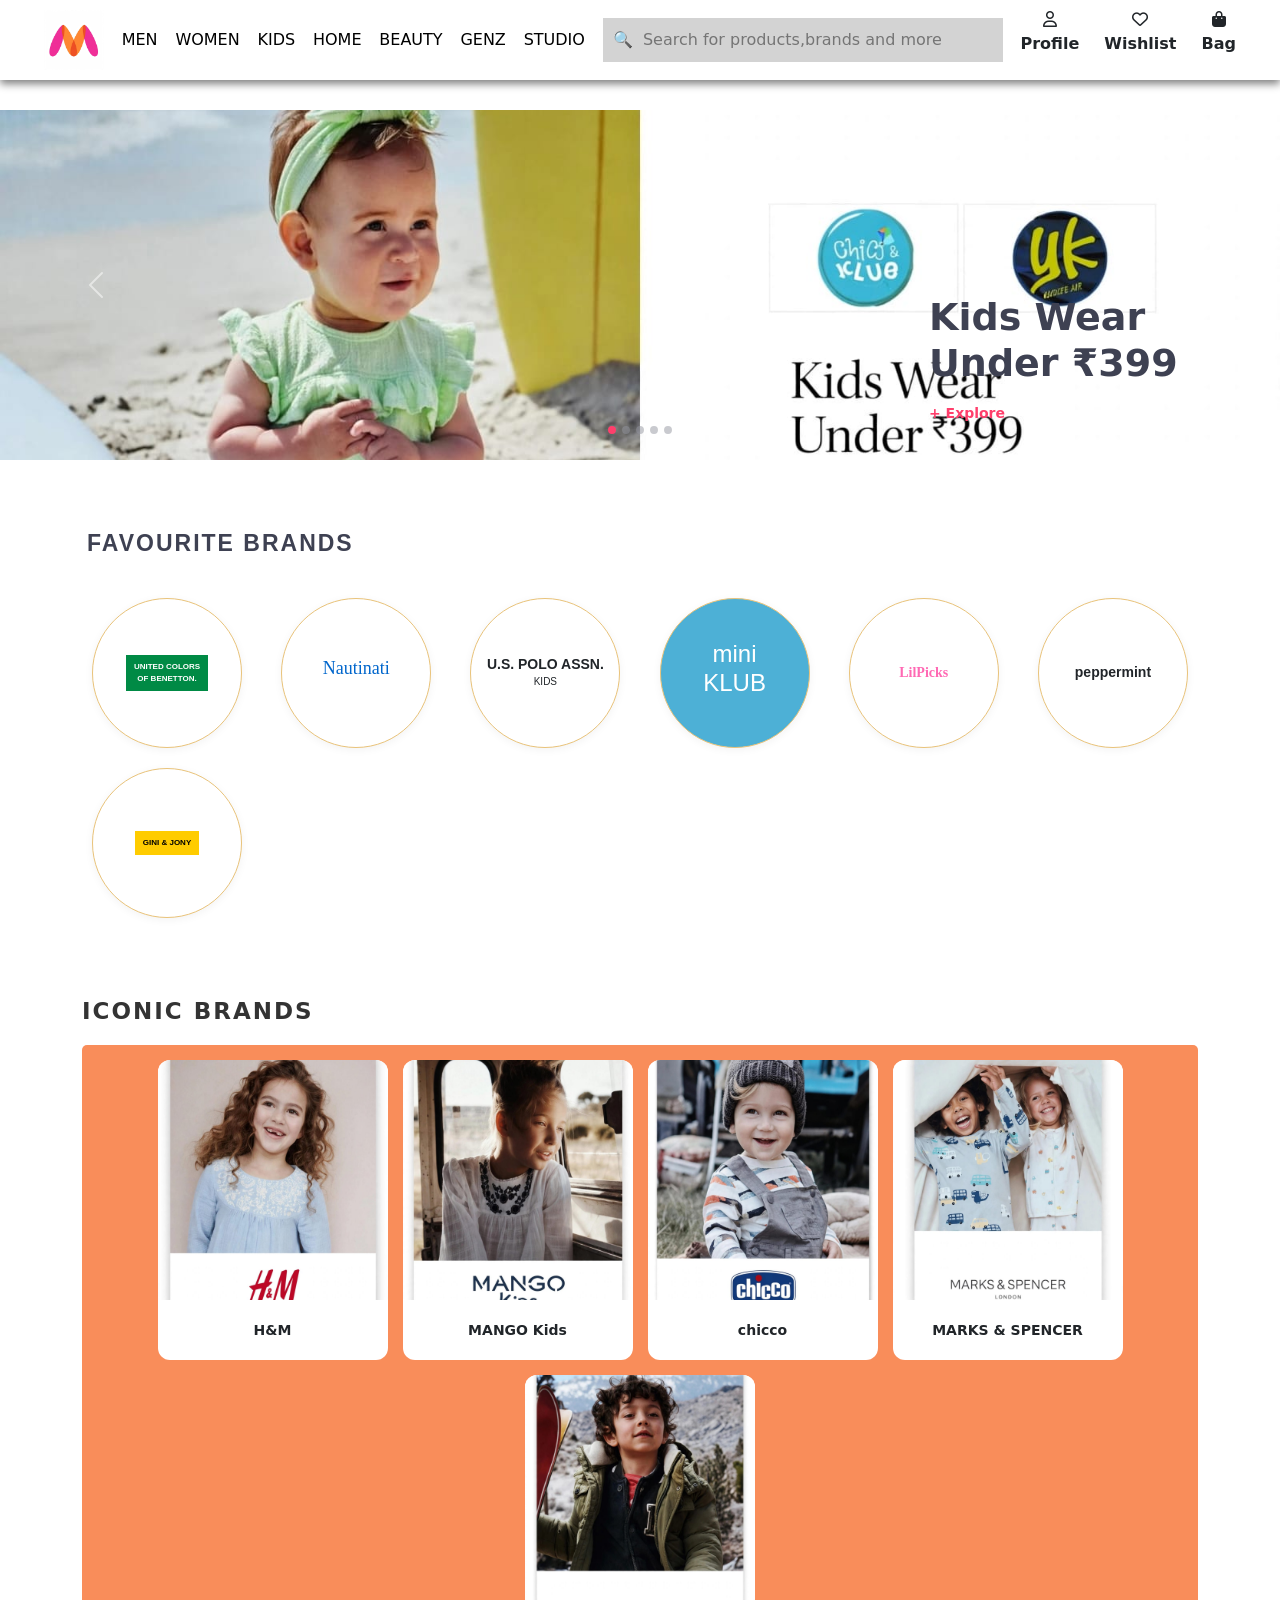
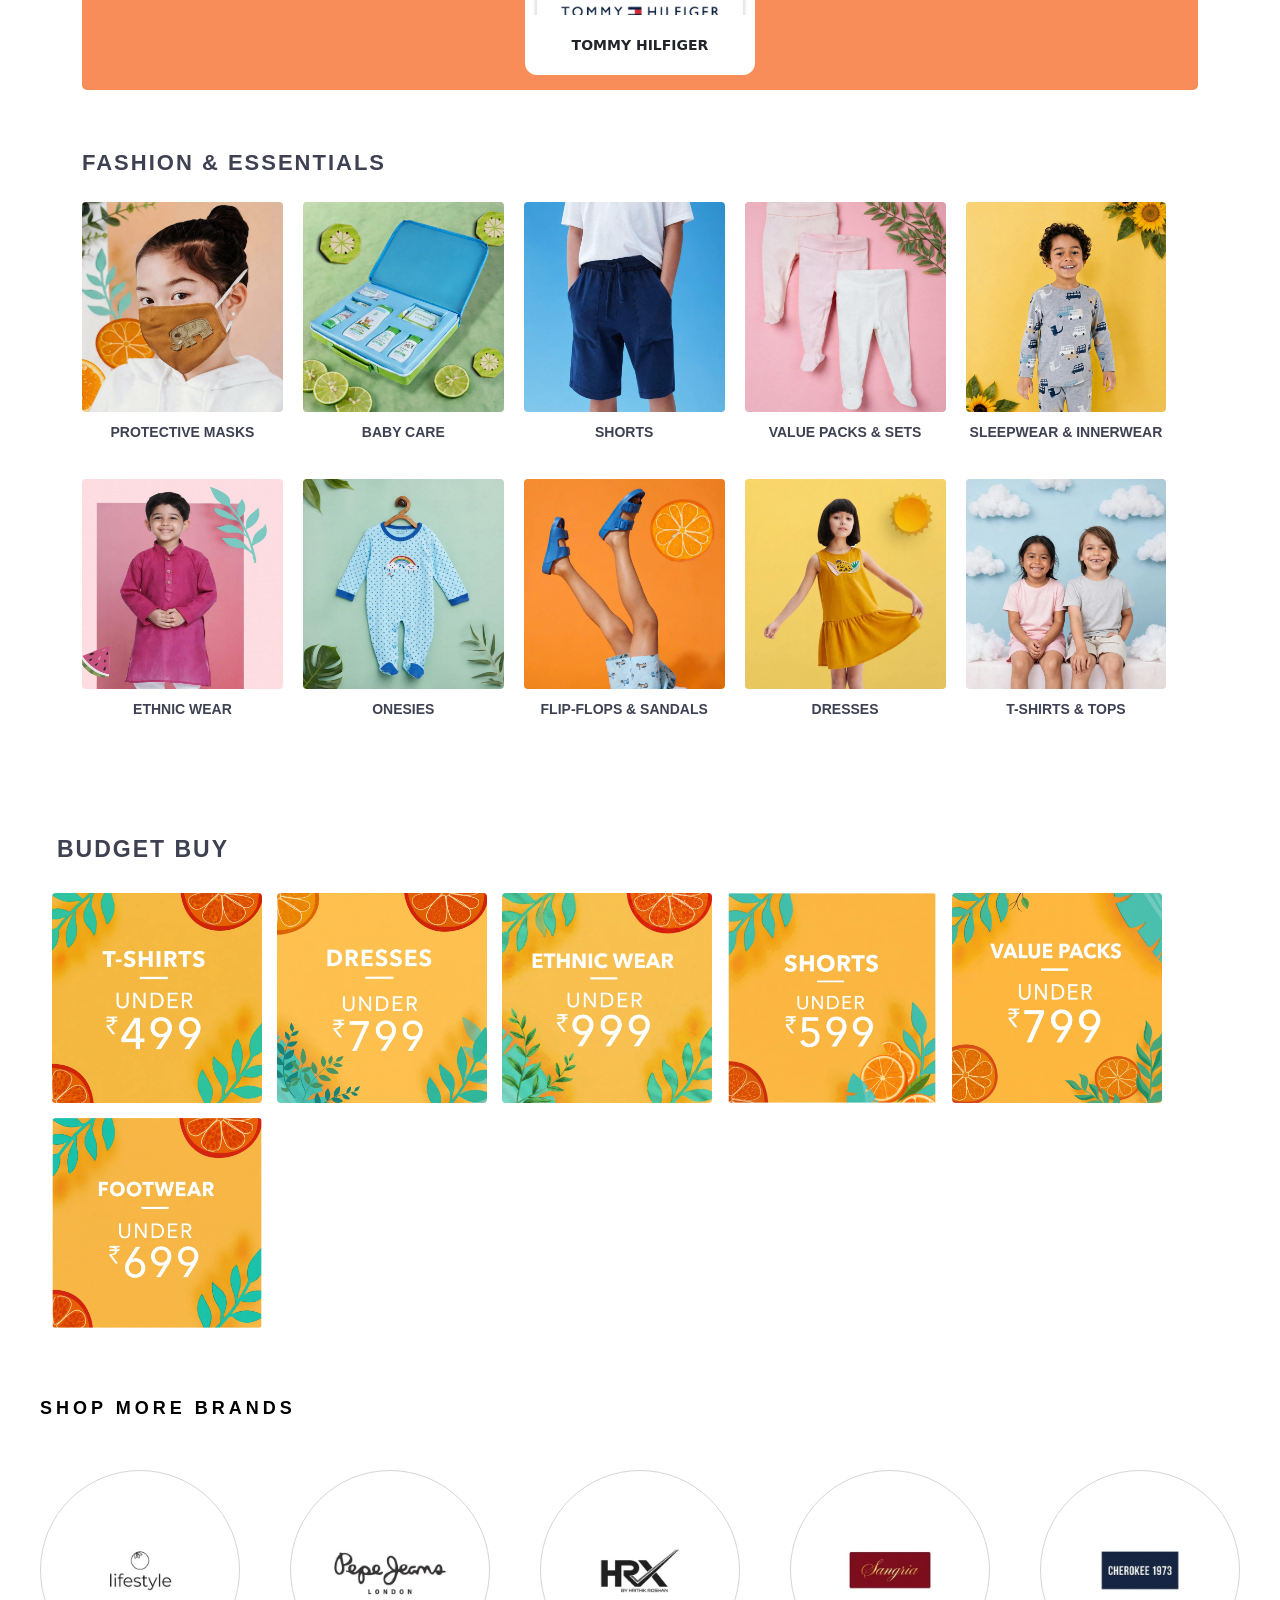
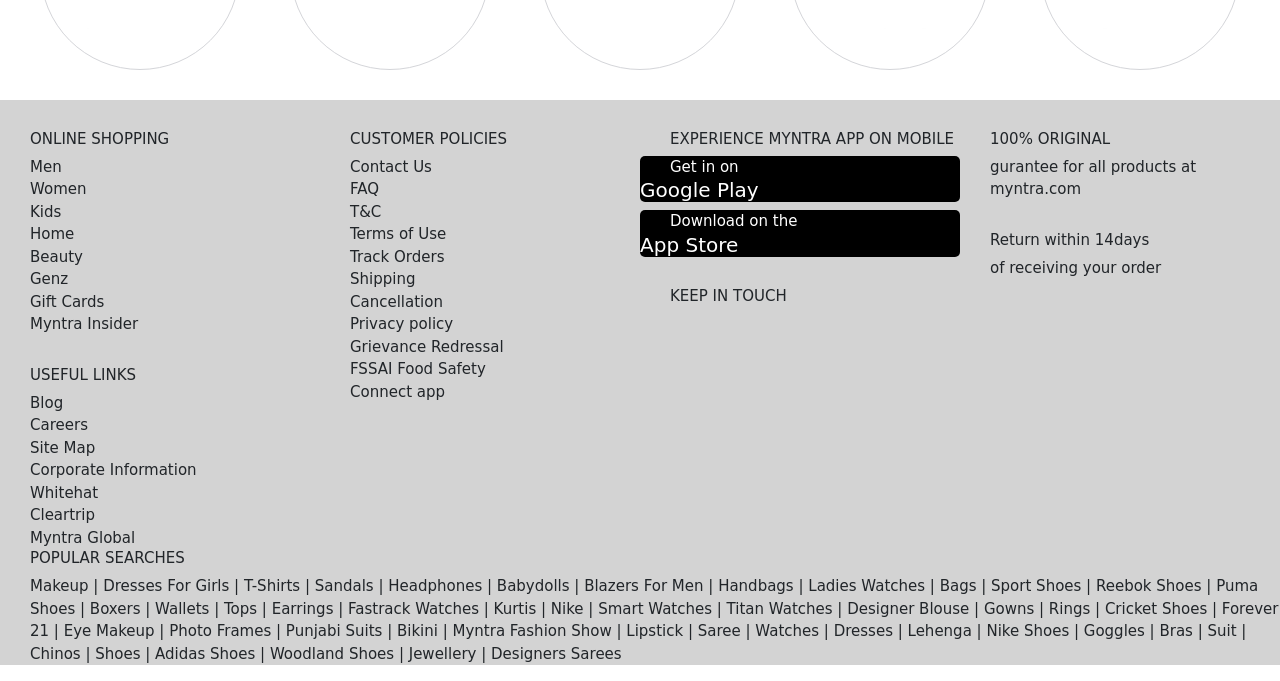
<file: kidspage.html>
<!DOCTYPE html>
<html lang="en">
<head>
    <meta charset="UTF-8">
    <meta name="viewport" content="width=device-width, initial-scale=1.0">
    <title>Document</title>
    <link rel="stylesheet" href="./kidspage.css">
    <link href="https://cdn.jsdelivr.net/npm/bootstrap@5.3.8/dist/css/bootstrap.min.css" rel="stylesheet">
    <link rel="stylesheet" href="https://cdnjs.cloudflare.com/ajax/libs/font-awesome/6.5.1/css/all.min.css">
</head>
<body>

 <!--navbar section-->
    
    <header>
    <nav>
    <a href="./index.html">
    <img src="./images/myntra.jpg" alt="myntra">
    </a>
    <a href="./menpage.html">MEN</a>
    <a href="./womenpage.html">WOMEN</a>
    <a href="./kidspage.html">KIDS</a>
    <a href="./homepage.html">HOME</a>
    <a href="./beautypage.html">BEAUTY</a>
    <a href="./genzpage.html">GENZ</a>
    <a href="#">STUDIO</a>    
    <input type="text" placeholder="🔍︎  Search for products,brands and more">
    
    <div class="icons">
        <div class="icon-box">
            <span><i class="fa-slab-press fa-regular fa-user"></i></span>
            <p>Profile</p>
        </div>
        <div class="icon-box">
            <span><i class="fa-regular fa-heart"></i></span>
            <p>Wishlist</p>
        </div>
        <div class="icon-box">
            <span><i class="fa-solid fa-bag-shopping"></i></span>
            <p>Bag</p>
        </div>
    </div>
    </nav>
    </header>
    
<!--slides-->

<div class="container-fluid p-0">
    <div id="kidsCarousel" class="carousel slide carousel-fade" data-bs-ride="carousel" data-bs-interval="3000">
        
        <!-- Indicators -->
        <div class="carousel-indicators">
            <button type="button" data-bs-target="#kidsCarousel" data-bs-slide-to="0" class="active"></button>
            <button type="button" data-bs-target="#kidsCarousel" data-bs-slide-to="1"></button>
            <button type="button" data-bs-target="#kidsCarousel" data-bs-slide-to="2"></button>
            <button type="button" data-bs-target="#kidsCarousel" data-bs-slide-to="3"></button>
            <button type="button" data-bs-target="#kidsCarousel" data-bs-slide-to="4"></button>
        </div>

        <!-- Slides -->
        <div class="carousel-inner">
            <!-- Slide 1 -->
            <div class="carousel-item active">
                <img src="./images/slide1k.jpg" class="d-block w-100" alt="Kids Wear Under 399">
                <div class="carousel-caption-custom">
                    <h2>Kids Wear <br> Under ₹399</h2>
                    <a href="#">+ Explore</a>
                </div>
            </div>
            <!-- Slide 2 -->
            <div class="carousel-item">
                <img src="./images/slide2k.jpg" class="d-block w-100" alt="Favourite Brands">
                <div class="carousel-caption-custom">
                    <h2>FAVOURITE BRANDS <br> Upto 60% OFF</h2>
                    <a href="#">+ Explore</a>
                </div>
            </div>
            <!-- Slide 3 -->
            <div class="carousel-item">
                <img src="./images/slide3k.jpg" class="d-block w-100" alt="New Arrival">
                <div class="carousel-caption-custom">
                    <h2>New Arrivals <br> Summer 2025</h2>
                    <a href="#">+ Shop Now</a>
                </div>
            </div>
            <!-- Slide 4 -->
            <div class="carousel-item">
                <img src="./images/slide4k.jpg" alt="Ethnic Wear">
                <div class="carousel-caption-custom">
                    <h2>Ethnic Wear <br> Starts at ₹499</h2>
                    <a href="#">+ Explore</a>
                </div>
            </div>
            <!-- Slide 5 -->
            <div class="carousel-item">
                <img src="./images/slide5k.jpg" class="d-block w-100" alt="Toys & Essentials">
                <div class="carousel-caption-custom dark-text">
                    <h2>Toys & Essentials <br> Flat 40% OFF</h2>
                    <a href="#">+ Explore</a>
                </div>
            </div>
        </div>

        <!-- Controls -->
        <button class="carousel-control-prev" type="button" data-bs-target="#kidsCarousel" data-bs-slide="prev">
            <span class="carousel-control-prev-icon"></span>
        </button>
        <button class="carousel-control-next" type="button" data-bs-target="#kidsCarousel" data-bs-slide="next">
            <span class="carousel-control-next-icon"></span>
        </button>
    </div>
</div>

<!-- Bootstrap JS -->
<script src="https://cdn.jsdelivr.net/npm/bootstrap@5.3.3/dist/js/bootstrap.bundle.min.js"></script>


<!-- first  section-->


<section class="favourite-brands-section">
    <div class="container">
        <h2 class="section-title">FAVOURITE BRANDS</h2>
        
        <div class="brands-wrapper">
            <!-- Brand 1 -->

            <!-- Brand 2 -->
            <div class="brand-item">
                <div class="brand-circle">
                    <div class="brand-box green">UNITED COLORS<br>OF BENETTON.</div>
                </div>
            </div>

            <!-- Brand 3 -->
            <div class="brand-item">
                <div class="brand-circle">
                    <h4 class="blue-text">Nautinati</h4>
                </div>
            </div>

            <!-- Brand 4 -->
            <div class="brand-item">
                <div class="brand-circle">
                    <p class="us-polo">U.S. POLO ASSN.<br><span>KIDS</span></p>
                </div>
            </div>

            <!-- Brand 5 -->
            <div class="brand-item">
                <div class="brand-circle blue-bg">
                    <h4>mini<br>KLUB</h4>
                </div>
            </div>

            <!-- Brand 6 -->
            <div class="brand-item">
                <div class="brand-circle">
                    <p class="lilpicks">LilPicks</p>
                </div>
            </div>

            <!-- Brand 7 -->
            <div class="brand-item">
                <div class="brand-circle">
                    <p class="peppermint">peppermint</p>
                </div>
            </div>

            <!-- Brand 8 -->
            <div class="brand-item">
                <div class="brand-circle">
                    <div class="brand-box yellow">GINI & JONY</div>
                </div>
            </div>

            <!-- Brand 9 -->
           
        </div>
    </div>
</section>

<!--second section-->

<section class="iconic-section">
    <div class="container">
        <h2>ICONIC BRANDS</h2>
        
        <div class="brand-row">
            <div class="brand-card">
                <img src="./images/kids1.jpg" alt="H&M">
                <div class="logo">H&M</div>
            </div>

            <div class="brand-card">
                <img src="./images/kids2.jpg" alt="Mango Kids">
                <div class="logo">MANGO Kids</div>
            </div>

            <div class="brand-card">
                <img src="./images/kids3.jpg" alt="Chicco">
                <div class="logo">chicco</div>
            </div>

            <div class="brand-card">
                <img src="./images/kids4.jpg" alt="Marks & Spencer">
                <div class="logo">MARKS & SPENCER</div>
            </div>

            <div class="brand-card">
                <img src="./images/kids5.jpg" alt="Tommy Hilfiger">
                <div class="logo">TOMMY HILFIGER</div>
            </div>
        </div>
    </div>
</section>

<!--  third section  -->


<section class="fashion-section">
    <div class="container">
        <h2 class="main-title">FASHION & ESSENTIALS</h2>

        <div class="fashion-grid">
            <div class="fashion-card">
                <div class="img-box"><img src="./images/kid1.jpg" alt="Protective Masks"></div>
                <p>Protective Masks</p>
            </div>
            <div class="fashion-card">
                <div class="img-box"><img src="./images/kid2.jpg" alt="Baby Care"></div>
                <p>Baby Care</p>
            </div>
            <div class="fashion-card">
                <div class="img-box"><img src="./images/kid3.jpg" alt="Shorts"></div>
                <p>Shorts</p>
            </div>
            <div class="fashion-card">
                <div class="img-box"><img src="./images/kid4.jpg" alt="Value Packs"></div>
                <p>Value Packs & Sets</p>
            </div>
            <div class="fashion-card">
                <div class="img-box"><img src="./images/kid5.jpg" alt="Sleepwear"></div>
                <p>Sleepwear & Innerwear</p>
            </div>

            <!-- Second Row -->
            <div class="fashion-card">
                <div class="img-box"><img src="./images/kid6.jpg" alt="Ethnic Wear"></div>
                <p>Ethnic Wear</p>
            </div>
            <div class="fashion-card">
                <div class="img-box"><img src="./images/kid7.jpg" alt="Onesies"></div>
                <p>Onesies</p>
            </div>
            <div class="fashion-card">
                <div class="img-box"><img src="./images/kid8.jpg" alt="Flip Flops"></div>
                <p>Flip-Flops & Sandals</p>
            </div>
            <div class="fashion-card">
                <div class="img-box"><img src="./images/kid9.jpg" alt="Dresses"></div>
                <p>Dresses</p>
            </div>
            <div class="fashion-card">
                <div class="img-box"><img src="./images/kid10.jpg" alt="Shirts"></div>
                <p>T-Shirts & Tops</p>
            </div>
        </div>
    </div>
</section>

<!--fourth  section-->
     
<section class="budget-buy-section">
  <h2 class="section-title">BUDGET BUY</h2>
  
  <div class="budget-grid">
    
    <a href="#" class="budget-card">
      <img src="./images/buy1.jpg" alt="T-SHIRTS UNDER 499" width="300" height="300">
    </a>

    <a href="#" class="budget-card">
      <img src="./images/buy2.jpg" alt="DRESSES UNDER 799" width="300" height="300">
    </a>

    <a href="#" class="budget-card">
      <img src="./images/buy3.jpg" alt="ETHNIC WEAR UNDER 999" width="300" height="300">
    </a>

    <a href="#" class="budget-card">
      <img src="./images/buy4.jpg" alt="SHORTS UNDER 599" width="300" height="300">
    </a>

    <a href="#" class="budget-card">
      <img src="./images/buy5.jpg" alt="VALUE PACKS UNDER 799" width="300" height="300">
    </a>

    <a href="#" class="budget-card">
      <img src="./images/buy6.jpg" alt="FOOTWEAR UNDER 699" width="300" height="300">
    </a>

  </div>
</section>

<!--fifth section-->

<section class="shop-more-brands">
  <h2>SHOP MORE BRANDS</h2>
  <div class="brands-row">
    <a href="#" class="brand"><img src="./images/kidddddd11.jpg" alt="lifestyle"></a>
    <a href="#" class="brand"><img src="./images/kidd12.jpg" alt="Pepe Jeans London"></a>
    <a href="#" class="brand"><img src="./images/kidd13.jpg" alt="HRX"></a>
    <a href="#" class="brand"><img src="./images/kidd14.jpg" alt="Sangria"></a>
    <a href="#" class="brand"><img src="./images/kidd15.jpg" alt="Cherokee"></a>
  </div>
</section>

<!--FOOTER-->

<!--footer section-->
    <div class="footerparent">
    <footer>
    <div class="content1">
    <h4>ONLINE SHOPPING</h4>
    <P>Men</P>
    <P>Women</P>
    <P>Kids</P>
    <P>Home</P>
    <P>Beauty</P>
    <P>Genz</P>
    <P>Gift Cards</P>
    <P>Myntra Insider</P>
    <h4>USEFUL LINKS</h4>
    <P>Blog</P>
    <P>Careers</P>
    <P>Site Map</P>
    <P>Corporate Information</P>
    <P>Whitehat</P>
    <P>Cleartrip</P>
    <p>Myntra Global</p>
    
    </div>

    <div class="content2">
    <h4>CUSTOMER POLICIES</h4>
    <P>Contact Us</P>
    <P>FAQ</P>
    <P>T&C</P>
    <P>Terms of Use</P>
    <P>Track Orders</P>
    <P>Shipping</P>
    <P>Cancellation</P>
    <P>Privacy policy</P>
    <P>Grievance Redressal</P>
    <P>FSSAI Food Safety</P>
    <P>Connect app</P>
    </div>

    <div class="content3">
    <h4>EXPERIENCE MYNTRA APP ON MOBILE</h4>
    <div class="play">
    <p>Get in on</p>
    <h5>Google Play</h5>
    </div>
    <div class="app">
    <p>Download on the</p>
    <h5>App Store</h5>
    </div>
    <div class="font">
    <h4>KEEP IN TOUCH</h4>
    </div>
    </div>

    <div class="content4">
    <h4>100% ORIGINAL </h4><p>gurantee for all products at myntra.com</p>
    <h4>Return within 14days</h4><p>of receiving your order</p>
    </div>

    </footer>
    </div>
    <div class="content5">
    <h4>POPULAR SEARCHES</h4>
    <P>Makeup | Dresses For Girls | T-Shirts | Sandals | Headphones | Babydolls | Blazers For Men | Handbags | Ladies Watches | Bags | Sport Shoes | Reebok Shoes | Puma Shoes | Boxers | Wallets | Tops | Earrings | Fastrack Watches | Kurtis | Nike | Smart Watches | Titan Watches | Designer Blouse | Gowns | Rings | Cricket Shoes | Forever 21 | Eye Makeup | Photo Frames | Punjabi Suits | Bikini | Myntra Fashion Show | Lipstick | Saree | Watches | Dresses | Lehenga | Nike Shoes | Goggles | Bras | Suit | Chinos | Shoes | Adidas Shoes | Woodland Shoes | Jewellery | Designers Sarees</P>
    </div>

   


</body>
</html>
</file>
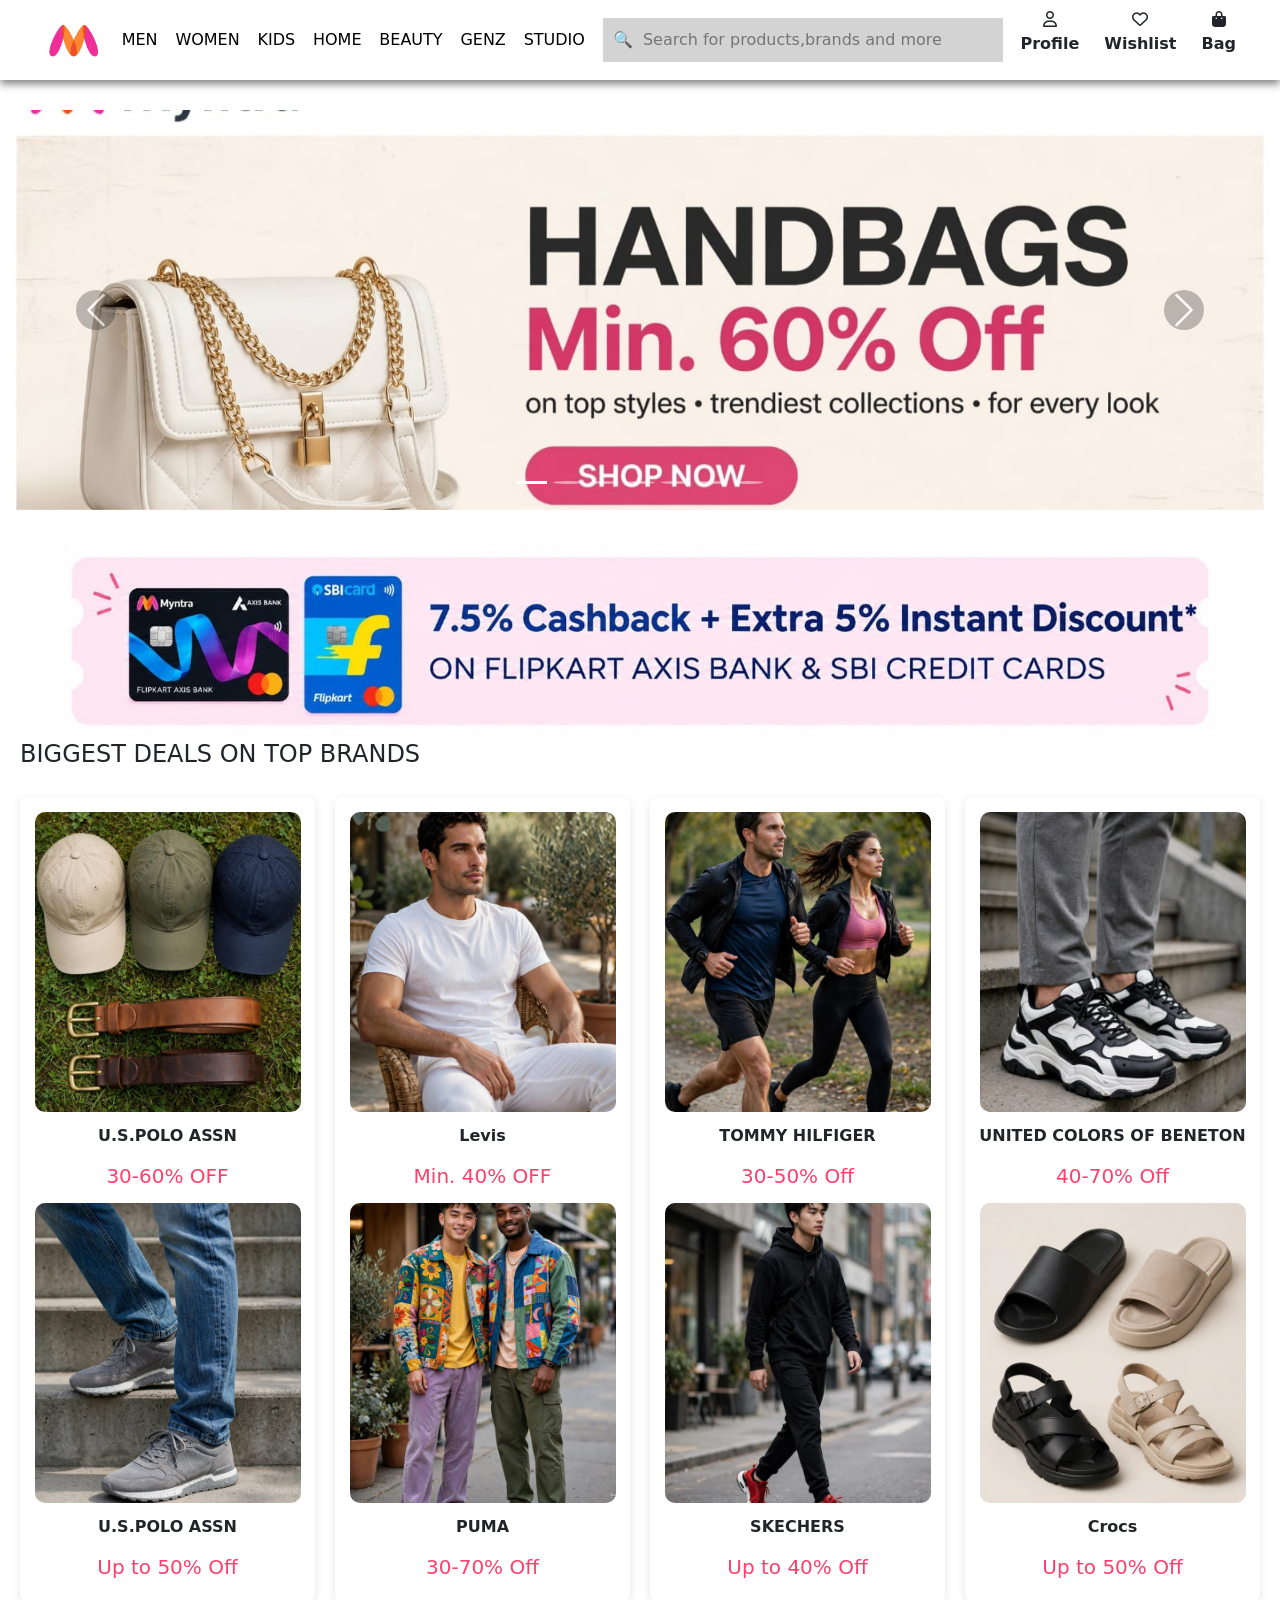
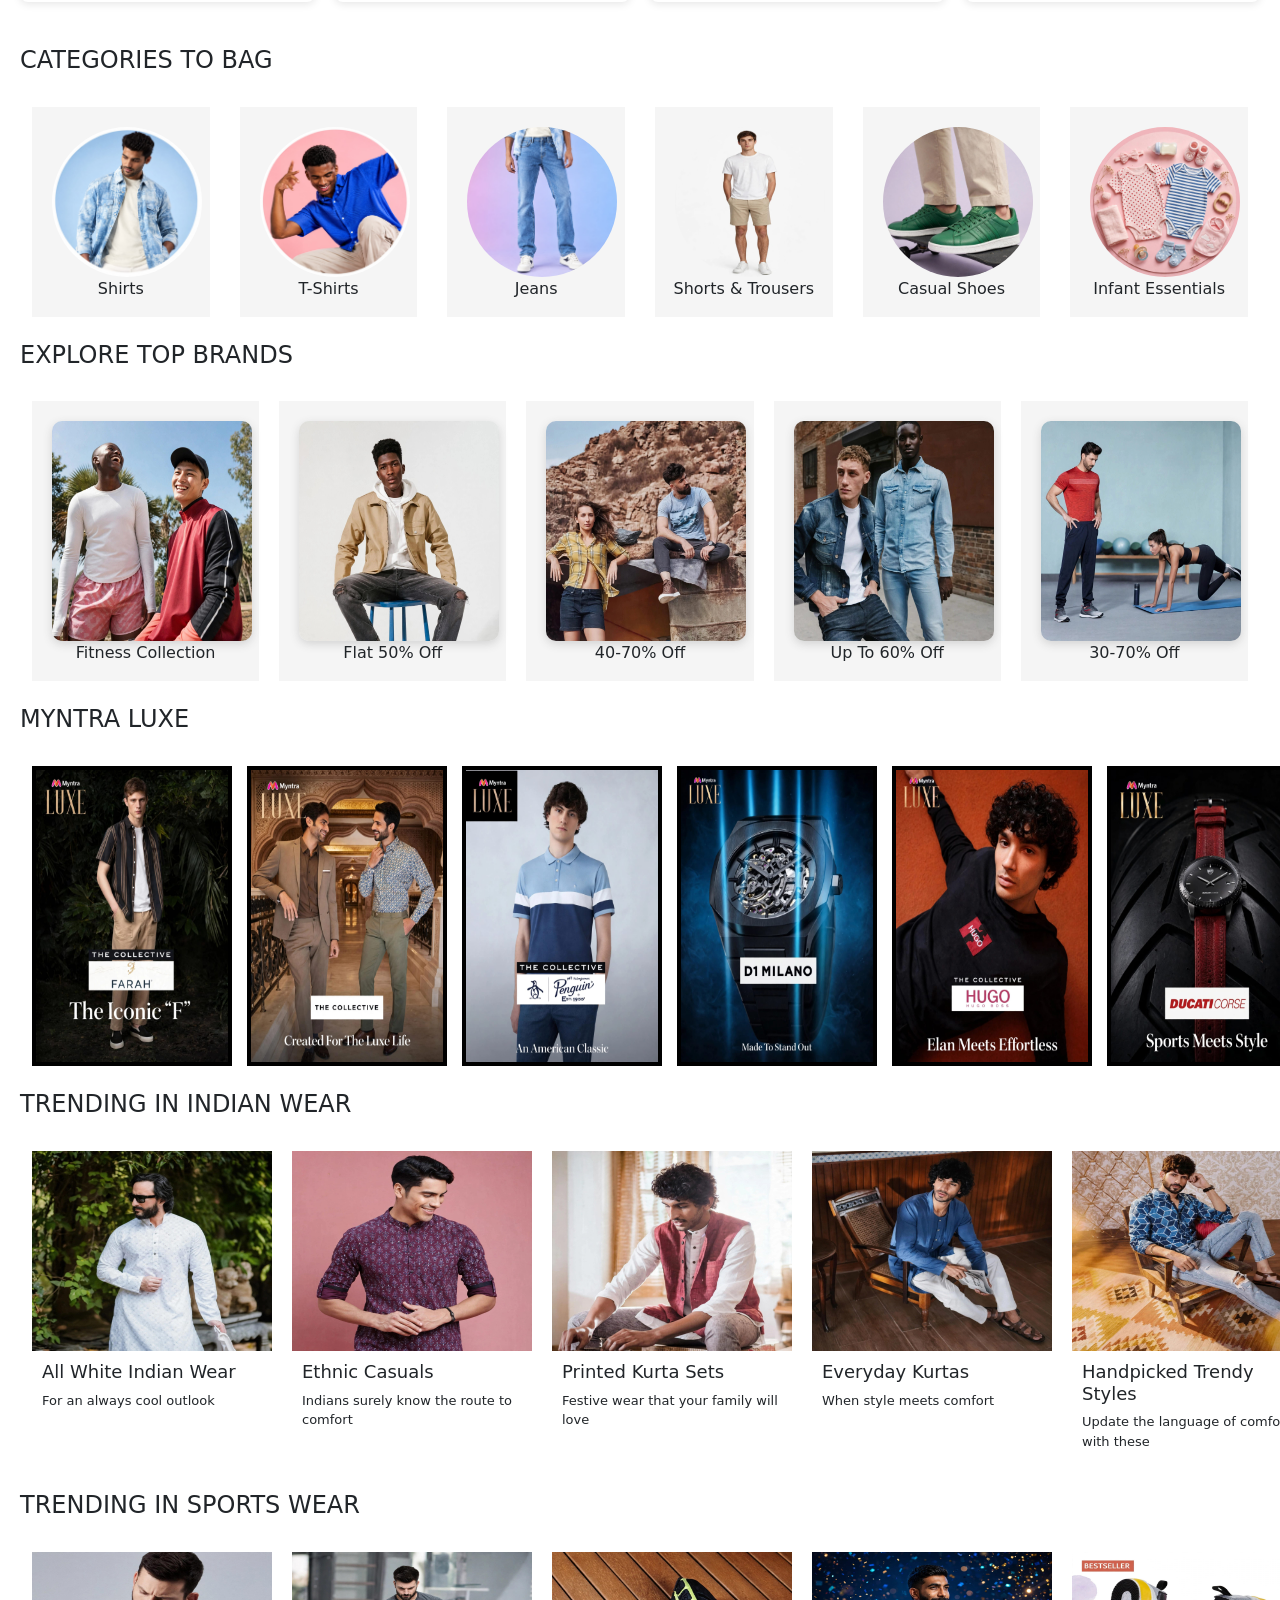
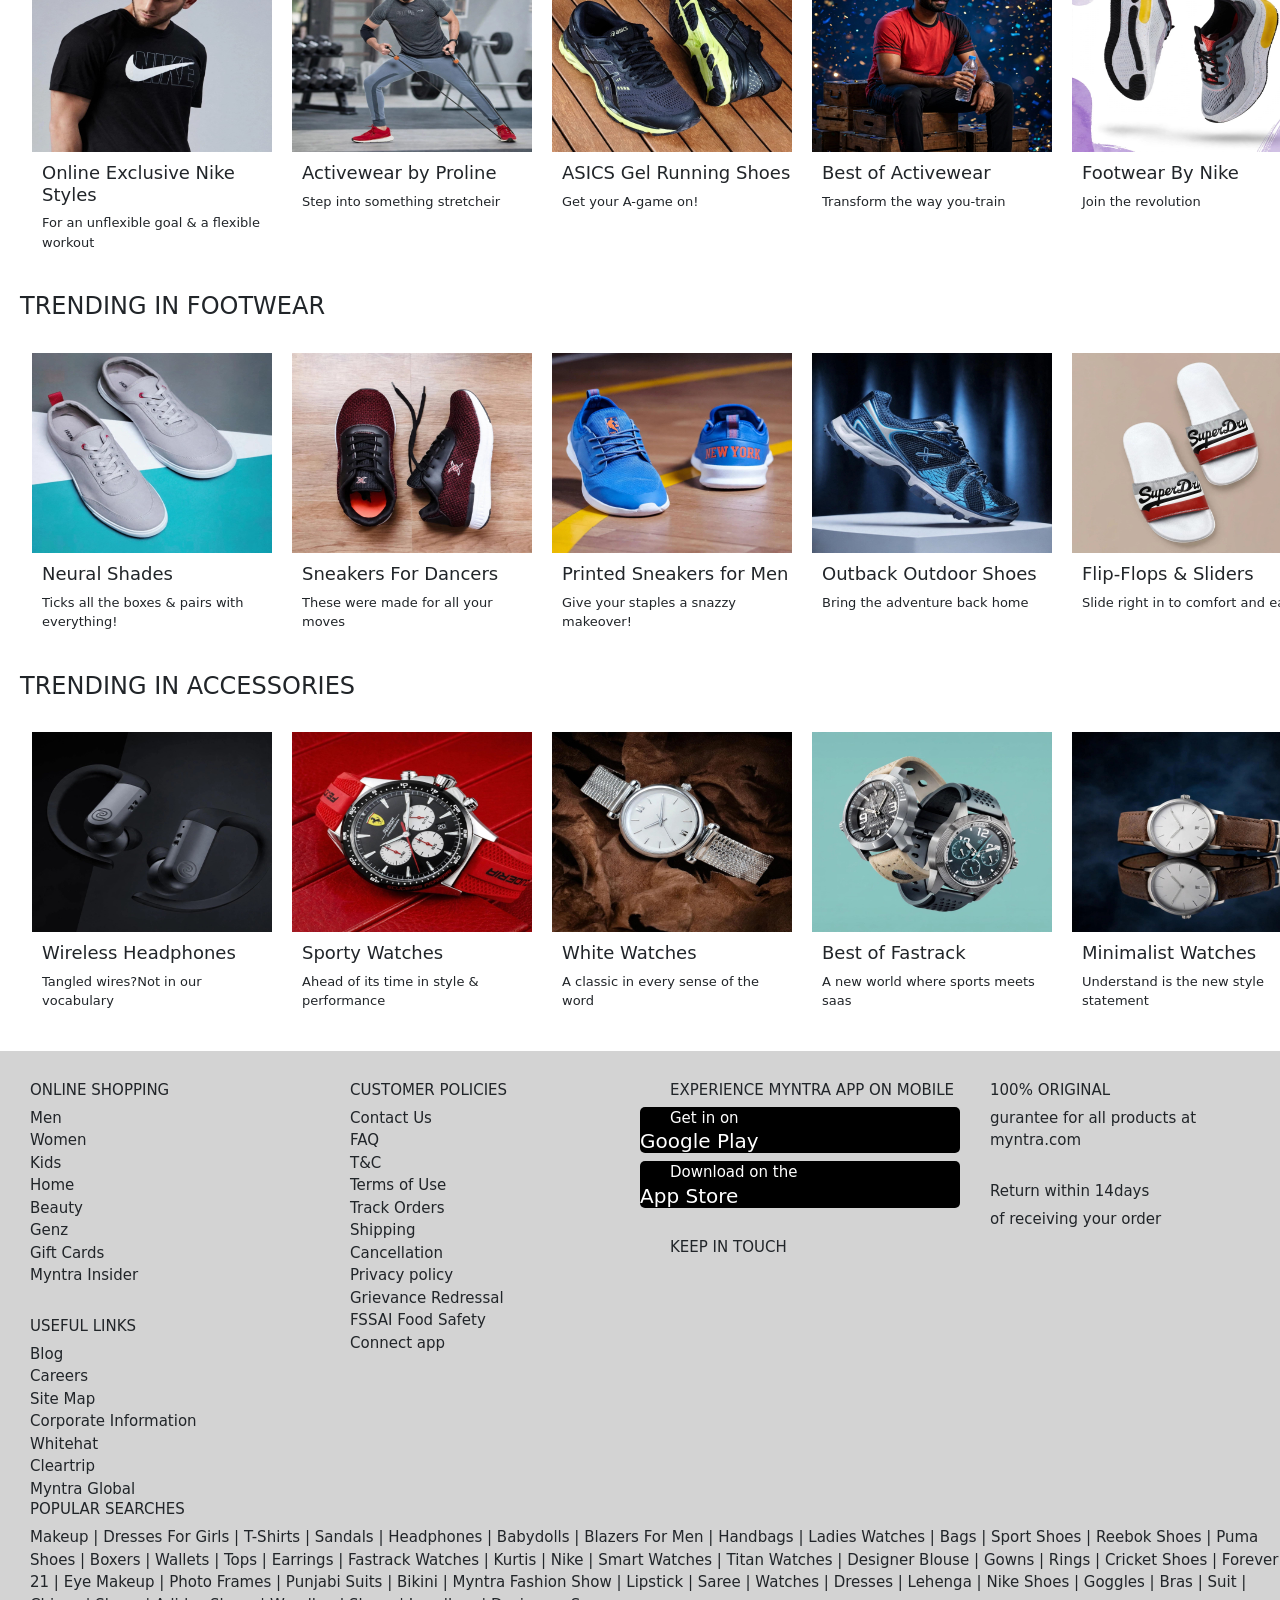
<file: menpage.html>
<!DOCTYPE html>
<html lang="en">
<head>
    <meta charset="UTF-8">
    <meta name="viewport" content="width=device-width, initial-scale=1.0">
    <title>Document</title>
    <link rel="stylesheet" href="./menpage.css">
     <link href="https://cdn.jsdelivr.net/npm/bootstrap@5.3.8/dist/css/bootstrap.min.css" rel="stylesheet">
    <link rel="stylesheet" href="https://cdnjs.cloudflare.com/ajax/libs/font-awesome/6.5.1/css/all.min.css">
</head>
<body>
    <!--navbar section-->
    
    <header>
    <nav>
     <a href="./index.html">
    <img src="./images/myntra.jpg" alt="myntra">
    </a>
    <a href="./menpage.html">MEN</a>
    <a href="./womenpage.html">WOMEN</a>
    <a href="./kidspage.html">KIDS</a>
    <a href="./homepage.html">HOME</a>
    <a href="./beautypage.html">BEAUTY</a>
    <a href="./genzpage.html">GENZ</a>
    <a href="#">STUDIO</a>    
    <input type="text" placeholder="🔍︎  Search for products,brands and more">
    
    <div class="icons">
        <div class="icon-box">
            <span><i class="fa-slab-press fa-regular fa-user"></i></span>
            <p>Profile</p>
        </div>
        <div class="icon-box">
            <span><i class="fa-regular fa-heart"></i></span>
            <p>Wishlist</p>
        </div>
        <div class="icon-box">
            <span><i class="fa-solid fa-bag-shopping"></i></span>
            <p>Bag</p>
        </div>
    </div>
    </nav>
    </header>
    


<!--first section-->
<div class="container-fluid p-0">
  <div id="myntraCarousel" class="carousel slide" data-bs-ride="carousel" data-bs-interval="3000">
    
    <div class="carousel-indicators">
      <button type="button" data-bs-target="#myntraCarousel" data-bs-slide-to="0" class="active"></button>
      <button type="button" data-bs-target="#myntraCarousel" data-bs-slide-to="1"></button>
      <button type="button" data-bs-target="#myntraCarousel" data-bs-slide-to="2"></button>
      <button type="button" data-bs-target="#myntraCarousel" data-bs-slide-to="3"></button>
      <button type="button" data-bs-target="#myntraCarousel" data-bs-slide-to="4"></button>
      <button type="button" data-bs-target="#myntraCarousel" data-bs-slide-to="5"></button>
      <button type="button" data-bs-target="#myntraCarousel" data-bs-slide-to="6"></button>
    </div>

    <div class="carousel-inner">
      <div class="carousel-item active">
        <img src="./images/slide1.jpg" class="d-block w-100" alt="Big Fashion Festival">
      </div>
      <div class="carousel-item">
        <img src="./images/slide2.jpg" class="d-block w-100" alt="Workwear">
      </div>
      <div class="carousel-item">
        <img src="./images/slide3.jpg" class="d-block w-100" alt="CR7">
      </div>
      <div class="carousel-item">
        <img src="./images/slide4.jpg" class="d-block w-100" alt="Sports Shoes">
      </div>
      <div class="carousel-item">
        <img src="./images/slide5c.jpg" class="d-block w-100" alt="Backpacks">
      </div>
      <div class="carousel-item">
        <img src="./images/slide6c.jpg" class="d-block w-100" alt="Casual Shoes">
      </div>
      <div class="carousel-item">
        <img src="./images/slide7c.jpg" class="d-block w-100" alt="Lancer">
      </div>
    </div>

    <button class="carousel-control-prev" type="button" data-bs-target="#myntraCarousel" data-bs-slide="prev">
      <span class="carousel-control-prev-icon"></span>
    </button>
    <button class="carousel-control-next" type="button" data-bs-target="#myntraCarousel" data-bs-slide="next">
      <span class="carousel-control-next-icon"></span>
    </button>

  </div>
</div>

<script src="https://cdn.jsdelivr.net/npm/bootstrap@5.3.3/dist/js/bootstrap.bundle.min.js"></script>


<!--Discount section-->  
    <div class="discount">
    <img src="./images/discount.jpg" alt="discount">
    </div>

<!--second section-->
    <h4>BIGGEST DEALS ON TOP BRANDS</h4>
    <div class="cards">
    <div class="card1">
    <img src="./images/men1.jpg" alt="card1">
    <p>U.S.POLO ASSN</p>
    <h5>30-60% OFF</h5>

    <img src="./images/men2.jpg" alt="card1">
    <p>U.S.POLO ASSN</p>
    <h5>Up to 50% Off</h5>
    </div>

    <div class="card2">
    <img src="./images/men3.jpg" alt="card1">
    <p>Levis</p>
    <h5>Min. 40% OFF</h5>

    <img src="./images/men4.jpg" alt="card1">
    <p>PUMA</p>
    <h5>30-70% Off</h5>
    </div>


    <div class="card3">
    <img src="./images/men5.jpg" alt="card1">
    <p>TOMMY HILFIGER</p>
    <h5>30-50% Off</h5>

    <img src="./images/men6.jpg" alt="card1">
    <p>SKECHERS</p>
    <h5>Up to 40% Off</h5>
    </div>


    <div class="card4">
    <img src="./images/men7.jpg" alt="card1">
    <p>UNITED COLORS OF BENETON</p>
    <h5>40-70% Off</h5>

    <img src="./images/men8.jpg" alt="card1">
    <p>Crocs</p>
    <h5>Up to 50% Off</h5>
    </div>
    </div><br>

<!--third section-->
    <h4>CATEGORIES TO BAG</h4><br>
    <div class="category">
    <div class="box">
    <img src="./images/box1.jpg" alt="box">
    <p>Shirts</p>
    </div>
    <div class="box">
    <img src="./images/box2.jpg" alt="box">
    <p>T-Shirts</p>
    </div>
    <div class="box">
    <img src="./images/box3.jpg" alt="box">
    <p>Jeans</p>
    </div>
    <div class="box">
    <img src="./images/box4.jpg" alt="box">
    <p>Shorts & Trousers</p>
    </div>
    <div class="box">
    <img src="./images/box5.jpg" alt="box">
    <p>Casual Shoes</p>
    </div>
    <div class="box">
    <img src="./images/box6.jpg" alt="box">
    <p>Infant Essentials</p>
    </div>
    </div><br>

<!--fourth section-->
    <h4>EXPLORE TOP BRANDS</h4><br>
    <div class="explore">
     <div class="box1">
    <img src="./images/brand1.jpg" alt="box">
    <!--div class="logo">
     <img src="../../../css/day1/project2/images/logo1.jpg" alt="box">
    </div-->
    <p>Fitness Collection</p>
    </div>
    <div class="box1">
    <img src="./images/brand2.jpg" alt="box">
    <p>Flat 50% Off</p>
    </div>
    <div class="box1">
    <img src="./images/brand3.jpg" alt="box">
    <p>40-70% Off</p>
    </div>
    <div class="box1">
    <img src="./images/brand4.jpg" alt="box">
    <p>Up To 60% Off</p>
    </div>
    <div class="box1">
    <img src="./images/brand5.jpg" alt="box">
    <p>30-70% Off</p>
    </div>
    </div><br>

<!--fifth section-->
    <h4>MYNTRA LUXE</h4><br>
     <div class="luxe">
      <div class="box2">
    <img src="./images/luxe1.jpg" alt="box">
    
    </div>
    <div class="box2">
    <img src="./images/luxe2.jpg" alt="box">
   
    </div>
    <div class="box2">
    <img src="./images/luxe3.jpg" alt="box">
  
    </div>
    <div class="box2">
    <img src="./images/luxe4.jpg" alt="box">
   
    </div>
    <div class="box2">
    <img src="./images/luxe5.jpg" alt="box">
   
    </div>
    <div class="box2">
    <img src="./images/luxe6.jpg" alt="box">
   
    </div>
    </div><br>

<!--sixth section-->
    <h4>TRENDING IN INDIAN WEAR</h4><br>
    <div class="indian">
    <div class="box3">
    <img src="./images/indian1.jpg" alt="box">
    <h5>All White Indian Wear</h5>
    <p>For an always cool outlook</p>
    </div>
    <div class="box3">
    <img src="./images/indian2.jpg" alt="box">
    <h5>Ethnic Casuals</h5>
    <p>Indians surely know the route to comfort</p>
    </div>
    <div class="box3">
    <img src="./images/indian3.jpg" alt="box">
    <h5>Printed Kurta Sets</h5>
    <p>Festive wear that your family will love</p>
    </div>
    <div class="box3">
    <img src="./images/indian4.jpg" alt="box">
    <h5>Everyday Kurtas</h5>
    <p>When style meets comfort</p>
    </div>
    <div class="box3">
    <img src="./images/indian5.jpg" alt="box">
    <h5>Handpicked Trendy Styles</h5>
    <p>Update the language of comfort with these</p>
    </div>
    </div><br>

<!--seventh section-->
     <h4>TRENDING IN SPORTS WEAR</h4><br>
    <div class="sports">
    <div class="box4">
    <img src="./images/sports1.jpg" alt="box">
    <h5>Online Exclusive Nike Styles</h5>
    <p>For an unflexible goal & a flexible workout</p>
    </div>
    <div class="box4">
    <img src="./images/sports2.jpg" alt="box">
    <h5>Activewear by Proline</h5>
    <p>Step into something stretcheir</p>
    </div>
    <div class="box4">
    <img src="./images/sports3.jpg" alt="box">
    <h5>ASICS Gel Running Shoes</h5>
    <p>Get your A-game on!</p>
    </div>
    <div class="box4">
    <img src="./images/sports4.jpg" alt="box">
    <h5>Best of Activewear</h5>
    <p>Transform the way you-train</p>
    </div>
    <div class="box4">
    <img src="./images/sports5.jpg" alt="box">
    <h5>Footwear By Nike</h5>
    <p>Join the revolution</p>
    </div>
    </div><br>

<!--eight section-->
    <h4>TRENDING IN FOOTWEAR</h4><br>
    <div class="footwear">
    <div class="box5">
    <img src="./images/foot1.jpg" alt="box">
    <h5>Neural Shades</h5>
    <p>Ticks all the boxes & pairs with everything!</p>
    </div>
    <div class="box5">
    <img src="./images/foot2.jpg" alt="box">
    <h5>Sneakers For Dancers</h5>
    <p>These were made for all your moves</p>
    </div>
    <div class="box5">
    <img src="./images/foot3.jpg" alt="box">
    <h5>Printed Sneakers for Men</h5>
    <p>Give your staples a snazzy makeover!</p>
    </div>
    <div class="box5">
    <img src="./images/foot4.jpg" alt="box">
    <h5>Outback Outdoor Shoes</h5>
    <p>Bring the adventure back home</p>
    </div>
    <div class="box5">
    <img src="./images/foot5.jpg" alt="box">
    <h5>Flip-Flops & Sliders</h5>
    <p>Slide right in to  comfort and ease!</p>
    </div>
    </div><br>

<!--nine section--> 
    <h4>TRENDING IN ACCESSORIES</h4><br>
    <div class="accessary">
    <div class="box6">
    <img src="./images/watch1.jpg" alt="box">
    <h5>Wireless Headphones</h5>
    <p>Tangled wires?Not in our vocabulary</p>
    </div>
    <div class="box6">
    <img src="./images/watch2.jpg" alt="box">
    <h5>Sporty Watches</h5>
    <p>Ahead of its time in style & performance</p>
    </div>
    <div class="box6">
    <img src="./images/watch3.jpg" alt="box">
    <h5>White Watches</h5>
    <p>A classic in every sense of the word</p>
    </div>
    <div class="box6">
    <img src="./images/watch4.jpg" alt="box">
    <h5>Best of Fastrack</h5>
    <p>A new world where sports meets saas</p>
    </div>
    <div class="box6">
    <img src="./images/watch5.jpg" alt="box">
    <h5>Minimalist Watches</h5>
    <p>Understand is the new style statement</p>
    </div>
    </div><br> 

<!--footer section-->
    <!--footer section-->
    <div class="footerparent">
    <footer>
    <div class="content1">
    <h4>ONLINE SHOPPING</h4>
    <P>Men</P>
    <P>Women</P>
    <P>Kids</P>
    <P>Home</P>
    <P>Beauty</P>
    <P>Genz</P>
    <P>Gift Cards</P>
    <P>Myntra Insider</P>
    <h4>USEFUL LINKS</h4>
    <P>Blog</P>
    <P>Careers</P>
    <P>Site Map</P>
    <P>Corporate Information</P>
    <P>Whitehat</P>
    <P>Cleartrip</P>
    <p>Myntra Global</p>
    
    </div>

    <div class="content2">
    <h4>CUSTOMER POLICIES</h4>
    <P>Contact Us</P>
    <P>FAQ</P>
    <P>T&C</P>
    <P>Terms of Use</P>
    <P>Track Orders</P>
    <P>Shipping</P>
    <P>Cancellation</P>
    <P>Privacy policy</P>
    <P>Grievance Redressal</P>
    <P>FSSAI Food Safety</P>
    <P>Connect app</P>
    </div>

    <div class="content3">
    <h4>EXPERIENCE MYNTRA APP ON MOBILE</h4>
    <div class="play">
    <p>Get in on</p>
    <h5>Google Play</h5>
    </div>
    <div class="app">
    <p>Download on the</p>
    <h5>App Store</h5>
    </div>
    <div class="font">
    <h4>KEEP IN TOUCH</h4>
    </div>
    </div>

    <div class="content4">
    <h4>100% ORIGINAL </h4><p>gurantee for all products at myntra.com</p>
    <h4>Return within 14days</h4><p>of receiving your order</p>
    </div>

    </footer>
    </div>
    <div class="content5">
    <h4>POPULAR SEARCHES</h4>
    <P>Makeup | Dresses For Girls | T-Shirts | Sandals | Headphones | Babydolls | Blazers For Men | Handbags | Ladies Watches | Bags | Sport Shoes | Reebok Shoes | Puma Shoes | Boxers | Wallets | Tops | Earrings | Fastrack Watches | Kurtis | Nike | Smart Watches | Titan Watches | Designer Blouse | Gowns | Rings | Cricket Shoes | Forever 21 | Eye Makeup | Photo Frames | Punjabi Suits | Bikini | Myntra Fashion Show | Lipstick | Saree | Watches | Dresses | Lehenga | Nike Shoes | Goggles | Bras | Suit | Chinos | Shoes | Adidas Shoes | Woodland Shoes | Jewellery | Designers Sarees</P>
    </div>
</body>
</html>
</file>
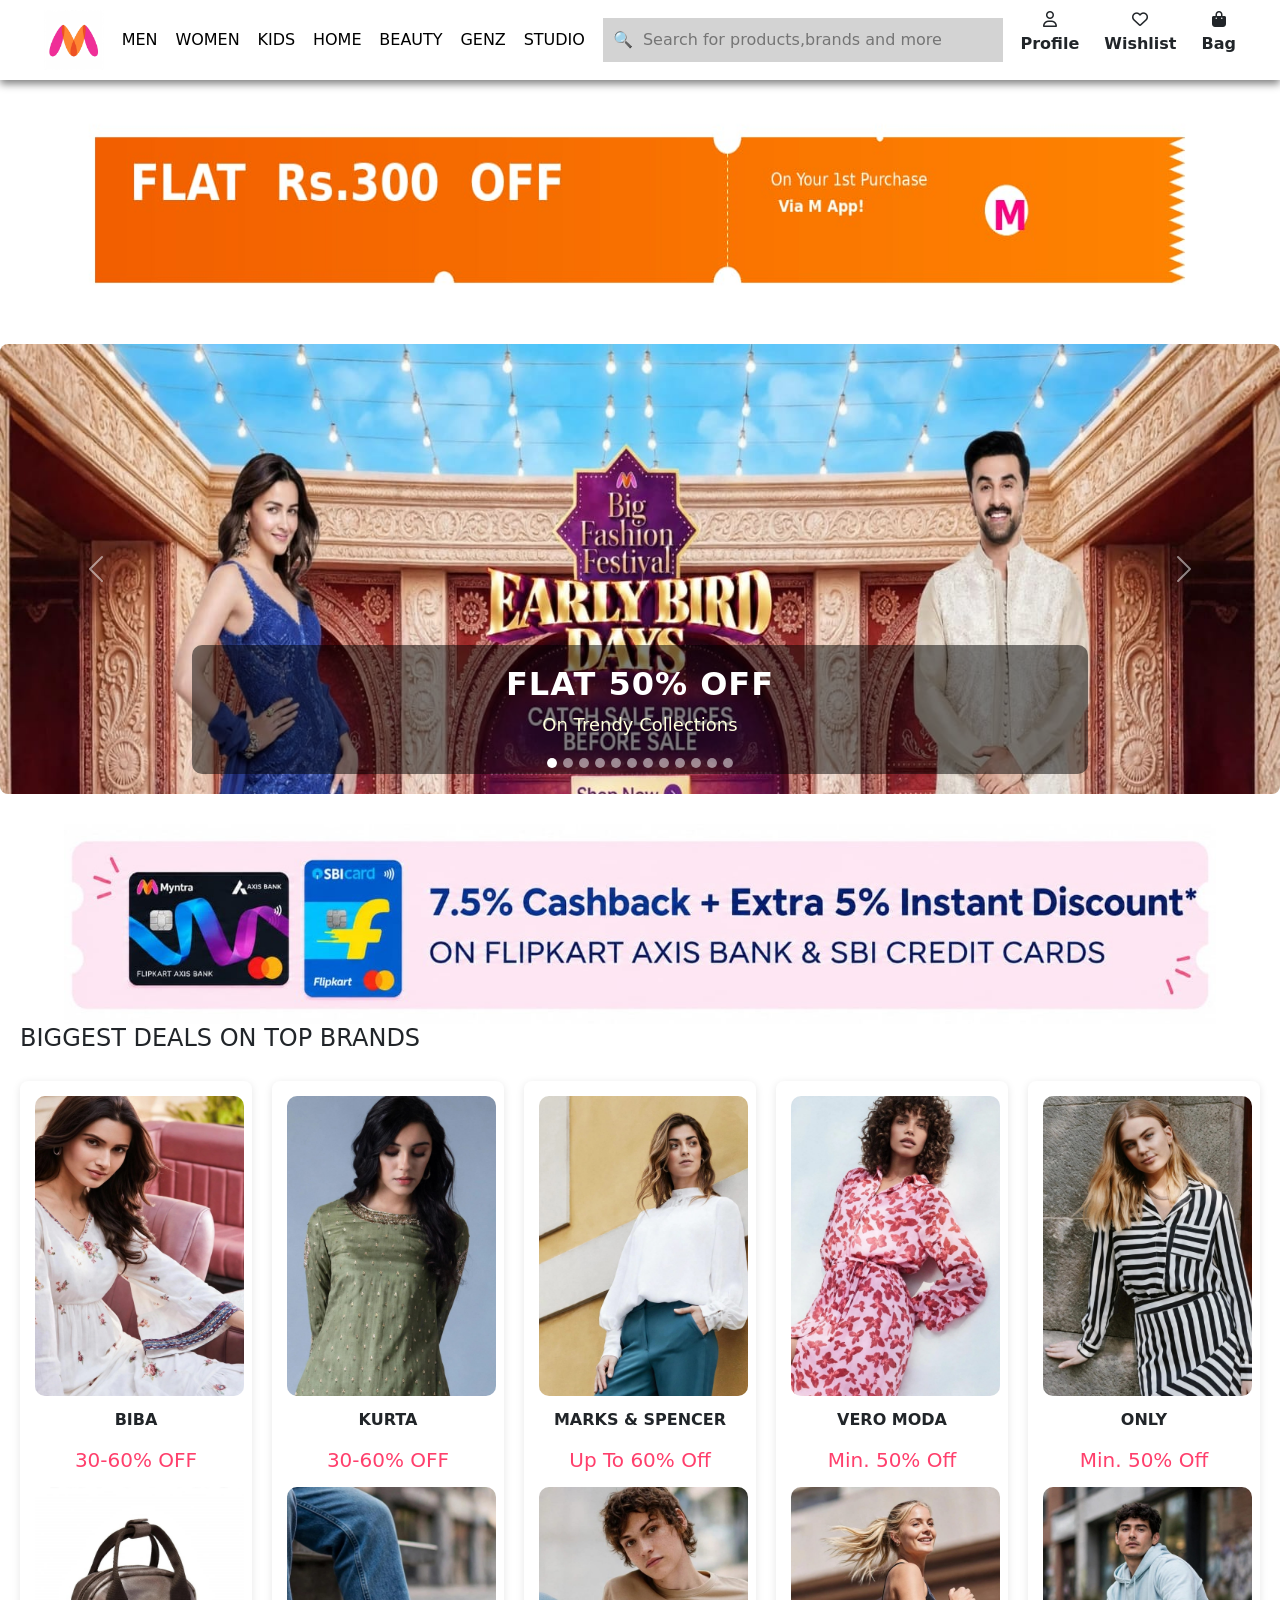
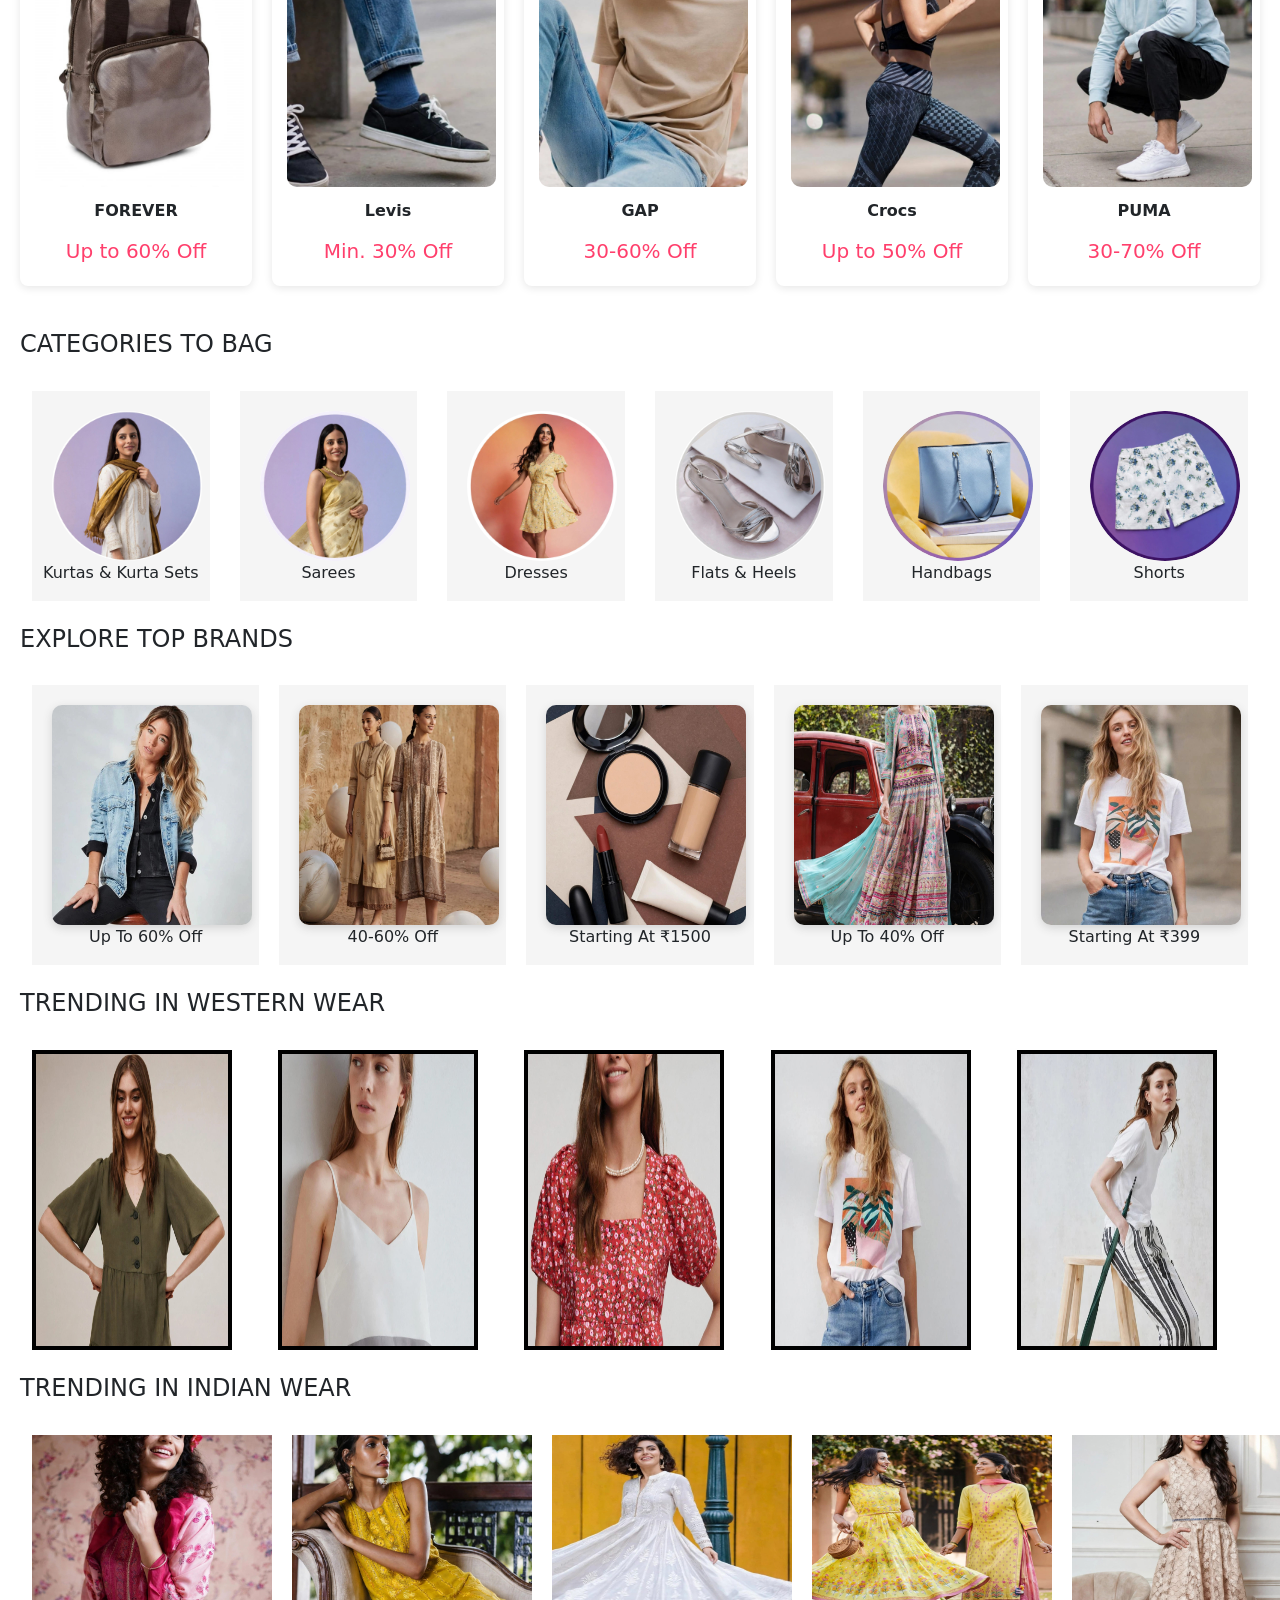
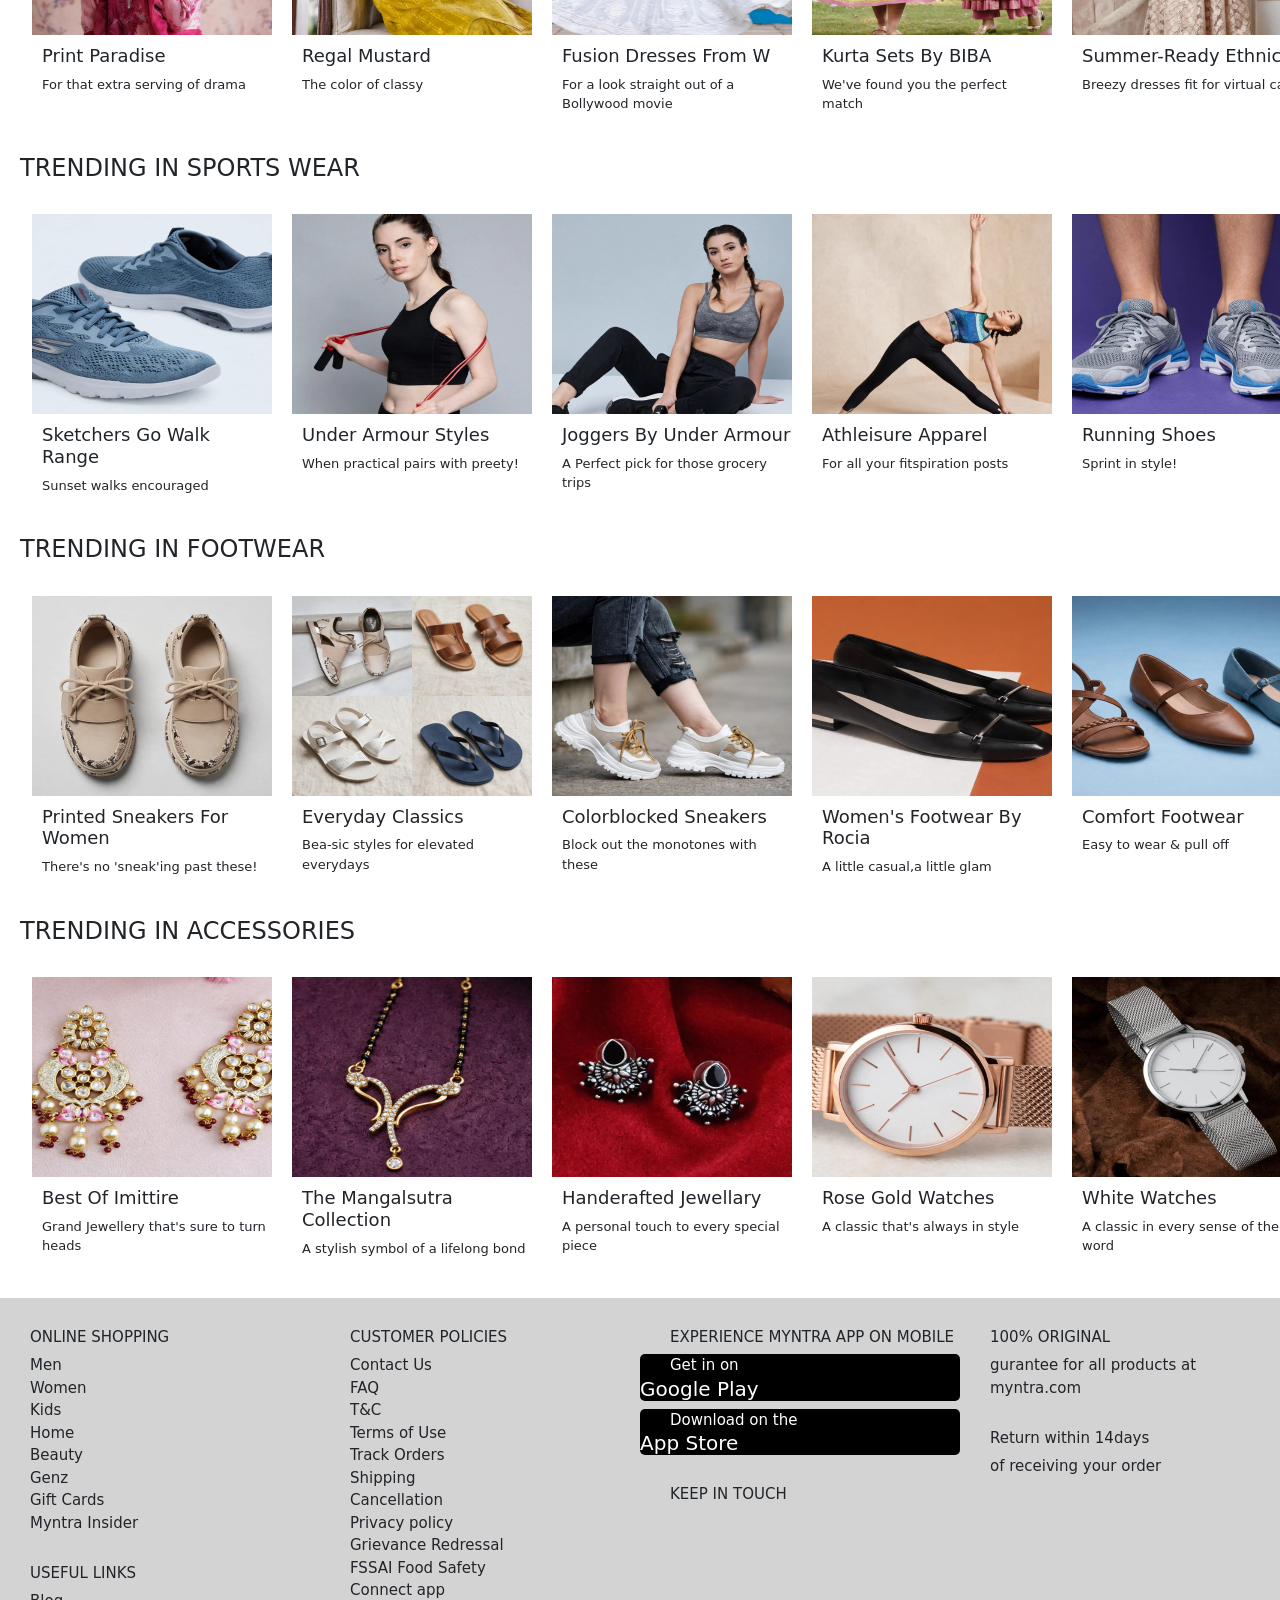
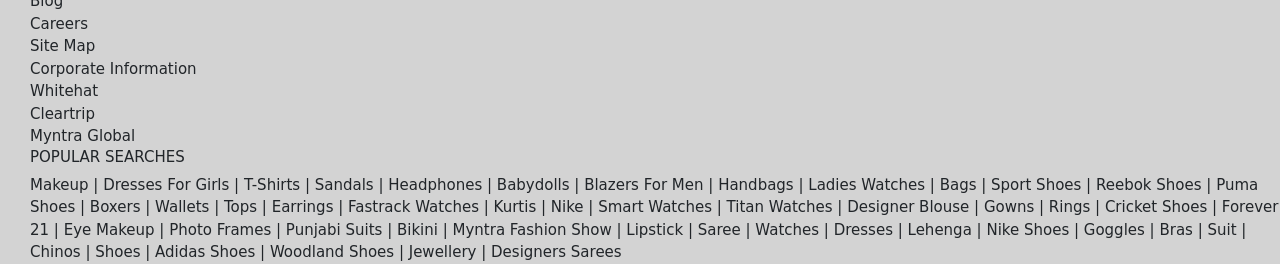
<file: womenpage.html>
<!DOCTYPE html>
<html lang="en">
<head>
    <meta charset="UTF-8">
    <meta name="viewport" content="width=device-width, initial-scale=1.0">
    <title>Document</title>
    <link rel="stylesheet" href="./womenpage.css">
    <link href="https://cdn.jsdelivr.net/npm/bootstrap@5.3.8/dist/css/bootstrap.min.css" rel="stylesheet">
    <link rel="stylesheet" href="https://cdnjs.cloudflare.com/ajax/libs/font-awesome/6.5.1/css/all.min.css">

</head>
<body>
     <!--navbar section-->
    
    <header>
    <nav>
    <a href="./index.html">
    <img src="./images/myntra.jpg" alt="myntra">
    </a>
    <a href="./menpage.html">MEN</a>
    <a href="./womenpage.html">WOMEN</a>
    <a href="./kidspage.html">KIDS</a>
    <a href="./homepage.html">HOME</a>
    <a href="./beautypage.html">BEAUTY</a>
    <a href="./genzpage.html">GENZ</a>
    <a href="#">STUDIO</a>    
    <input type="text" placeholder="🔍︎  Search for products,brands and more">
    
    <div class="icons">
        <div class="icon-box">
            <span><i class="fa-slab-press fa-regular fa-user"></i></span>
            <p>Profile</p>
        </div>
        <div class="icon-box">
            <span><i class="fa-regular fa-heart"></i></span>
            <p>Wishlist</p>
        </div>
        <div class="icon-box">
            <span><i class="fa-solid fa-bag-shopping"></i></span>
            <p>Bag</p>
        </div>
    </div>
    </nav>
    </header>
    
<!--offer section-->
    <div class="offer">
    <img src="./images/discount1.jpg" alt="offer">
    </div>
    <br>

<!--slides-->

<div class="container-fluid p-0 bg-white">
 

  <!-- Bootstrap Carousel with 12 Slides -->
  <div id="offerCarousel" class="carousel slide" data-bs-ride="carousel" data-bs-interval="3000">
    
    <!-- Indicators - 12 dots -->
    <div class="carousel-indicators">
      <button type="button" data-bs-target="#offerCarousel" data-bs-slide-to="0" class="active"></button>
      <button type="button" data-bs-target="#offerCarousel" data-bs-slide-to="1"></button>
      <button type="button" data-bs-target="#offerCarousel" data-bs-slide-to="2"></button>
      <button type="button" data-bs-target="#offerCarousel" data-bs-slide-to="3"></button>
      <button type="button" data-bs-target="#offerCarousel" data-bs-slide-to="4"></button>
      <button type="button" data-bs-target="#offerCarousel" data-bs-slide-to="5"></button>
      <button type="button" data-bs-target="#offerCarousel" data-bs-slide-to="6"></button>
      <button type="button" data-bs-target="#offerCarousel" data-bs-slide-to="7"></button>
      <button type="button" data-bs-target="#offerCarousel" data-bs-slide-to="8"></button>
      <button type="button" data-bs-target="#offerCarousel" data-bs-slide-to="9"></button>
      <button type="button" data-bs-target="#offerCarousel" data-bs-slide-to="10"></button>
      <button type="button" data-bs-target="#offerCarousel" data-bs-slide-to="11"></button>
    </div>

    <!-- Slides -->
    <div class="carousel-inner">
      <!-- Slide 1 -->
      <div class="carousel-item active">
        <img src="./images/slidec.jpg" class="d-block w-100" alt="Offer 1">
        <div class="carousel-caption">
          <h2>FLAT 50% OFF</h2>
          <p>On Trendy Collections</p>
        </div>
      </div>
      <!-- Slide 2 -->
      <div class="carousel-item">
        <img src="./images/slide2c.jpg" class="d-block w-100" alt="Offer 2">
        <div class="carousel-caption">
          <h2>BUY 1 GET 1 FREE</h2>
          <p>Limited Time Only</p>
        </div>
      </div>
      <!-- Slide 3 -->
      <div class="carousel-item">
        <img src="./images/slide3c.jpg" class="d-block w-100" alt="Offer 3">
        <div class="carousel-caption">
          <h2>FLAT ₹300 OFF</h2>
          <p>On 1st Purchase Via App</p>
        </div>
      </div>
      <!-- Slide 4 to 12 - duplicate pattern -->
      <div class="carousel-item"><img src="./images/slide4c.jpg" class="d-block w-100" alt="Offer 4"><div class="carousel-caption"><h2>NEW ARRIVALS</h2><p>Check Out Latest Trends</p></div></div>
      <div class="carousel-item"><img src="./images/slide5cc.jpg" class="d-block w-100" alt="Offer 5"><div class="carousel-caption"><h2>UPTO 70% OFF</h2><p>On Footwear</p></div></div>
      <div class="carousel-item"><img src="./images/slide6cc.jpg" class="d-block w-100" alt="Offer 6"><div class="carousel-caption"><h2>KIDS WEAR</h2><p>Starting at ₹299</p></div></div>
      <div class="carousel-item"><img src="./images/slide7cc.jpg" class="d-block w-100" alt="Offer 7"><div class="carousel-caption"><h2>MEN'S FASHION</h2><p>Extra 20% Off</p></div></div>
      <div class="carousel-item"><img src="./images/slide8cc.jpg" class="d-block w-100" alt="Offer 8"><div class="carousel-caption"><h2>WOMEN'S ETHNIC</h2><p>From ₹499 Only</p></div></div>
      <div class="carousel-item"><img src="./images/slide9cc.jpg" class="d-block w-100" alt="Offer 9"><div class="carousel-caption"><h2>BEAUTY PRODUCTS</h2><p>Upto 40% Off</p></div></div>
      <div class="carousel-item"><img src="./images/slide10cc.jpg" class="d-block w-100" alt="Offer 10"><div class="carousel-caption"><h2>ACCESSORIES</h2><p>Buy 2 Get 1 Free</p></div></div>
      <div class="carousel-item"><img src="./images/slide11cc.jpg" class="d-block w-100" alt="Offer 11"><div class="carousel-caption"><h2>SUMMER SALE</h2><p>Live Now - Don't Miss</p></div></div>
      <div class="carousel-item"><img src="./images/slide12cc.jpg" class="d-block w-100" alt="Offer 12"><div class="carousel-caption"><h2>APP EXCLUSIVE</h2><p>Download & Get ₹500 Cashback</p></div></div>
    </div>

    <!-- Controls -->
    <button class="carousel-control-prev" type="button" data-bs-target="#offerCarousel" data-bs-slide="prev">
      <span class="carousel-control-prev-icon"></span>
    </button>
    <button class="carousel-control-next" type="button" data-bs-target="#offerCarousel" data-bs-slide="next">
      <span class="carousel-control-next-icon"></span>
    </button>
  </div>
</div>

<script src="https://cdn.jsdelivr.net/npm/bootstrap@5.3.3/dist/js/bootstrap.bundle.min.js"></script>










<!--Discount section-->  
    <div class="discount">
    <img src="./images/discount.jpg" alt="discount">
    </div>
 <h4>BIGGEST DEALS ON TOP BRANDS</h4>
 <div class="cards">
    <div class="card1">
    <img src="./images/women1.jpg" alt="card1">
    <p>BIBA</p>
    <h5>30-60% OFF</h5>

    <img src="./images/women6.jpg" alt="card1">
    <p>FOREVER</p>
    <h5>Up to 60% Off</h5>
    </div>

    <div class="card2">
    <img src="./images/women2.jpg" alt="card1">
    <p>KURTA</p>
    <h5>30-60% OFF</h5>

    <img src="./images/women7.jpg" alt="card1">
    <p>Levis</p>
    <h5>Min. 30% Off</h5>
    </div>


    <div class="card3">
    <img src="./images/women3.jpg" alt="card1">
    <p>MARKS & SPENCER</p>
    <h5>Up To 60% Off</h5>

    <img src="./images/women8.jpg" alt="card1">
    <p>GAP</p>
    <h5>30-60% Off</h5>
    </div>

    <div class="card4">
    <img src="./images/women4.jpg" alt="card1">
    <p>VERO MODA</p>
    <h5>Min. 50% Off</h5>

    <img src="./images/women9.jpg" alt="card1">
    <p>Crocs</p>
    <h5>Up to 50% Off</h5>
    </div>

    <div class="card5">
    <img src="./images/women5.jpg" alt="card1">
    <p>ONLY</p>
    <h5>Min. 50% Off</h5>

    <img src="./images/women10.jpg" alt="card1">
    <p>PUMA</p>
    <h5>30-70% Off</h5>
    </div>
    </div><br>


<!--third section-->
    <h4>CATEGORIES TO BAG</h4><br>
    <div class="category">
    <div class="box">
    <img src="./images/round1.jpg" alt="box">
    <p>Kurtas & Kurta Sets</p>
    </div>
    <div class="box">
    <img src="./images/round2.jpg" alt="box">
    <p>Sarees</p>
    </div>
    <div class="box">
    <img src="./images/round3.jpg" alt="box">
    <p>Dresses</p>
    </div>
    <div class="box">
    <img src="./images/round4.jpg" alt="box">
    <p>Flats & Heels</p>
    </div>
    <div class="box">
    <img src="./images/round5.jpg" alt="box">
    <p>Handbags</p>
    </div>
    <div class="box">
    <img src="./images/round6.jpg" alt="box">
    <p>Shorts</p>
    </div>
    </div><br>


<!--fourth section-->
    <h4>EXPLORE TOP BRANDS</h4><br>
    <div class="explore">
     <div class="box1">
    <img src="./images/brand1w.jpg" alt="box">
    <!--div class="logo">
     <img src="../../../css/day1/project2/images/logo1.jpg" alt="box">
    </div-->
    <p>Up To 60% Off</p>
    </div>
    <div class="box1">
    <img src="./images/brand2w.jpg" alt="box">
    <p>40-60% Off</p>
    </div>
    <div class="box1">
    <img src="./images/brand3w.jpg" alt="box">
    <p>Starting At ₹1500</p>
    </div>
    <div class="box1">
    <img src="./images/brand4w.jpg" alt="box">
    <p>Up To 40% Off</p>
    </div>
    <div class="box1">
    <img src="./images/brand5w.jpg" alt="box">
    <p>Starting At ₹399</p>
    </div>
    </div><br>

<!--fifth section-->
    <h4>TRENDING IN WESTERN WEAR</h4><br>
     <div class="luxe">
      <div class="box2">
    <img src="./images/western1.jpg" alt="box">
    
    </div>
    <div class="box2">
    <img src="./images/western2.jpg" alt="box">
   
    </div>
    <div class="box2">
    <img src="./images/western3.jpg" alt="box">
  
    </div>
    <div class="box2">
    <img src="./images/western4.jpg" alt="box">
   
    </div>
    <div class="box2">
    <img src="./images/western5.jpg" alt="box">
   
    </div>
    </div><br>

<!--sixth section-->
    <h4>TRENDING IN INDIAN WEAR</h4><br>
    <div class="indian">
    <div class="box3">
    <img src="./images/indian1w.jpg" alt="box">
    <h5>Print Paradise</h5>
    <p>For that extra serving of drama</p>
    </div>
    <div class="box3">
    <img src="./images/indian2w.jpg" alt="box">
    <h5>Regal Mustard</h5>
    <p>The color of classy</p>
    </div>
    <div class="box3">
    <img src="./images/indian3w.jpg" alt="box">
    <h5>Fusion Dresses From W</h5>
    <p>For a look straight out of a Bollywood movie</p>
    </div>
    <div class="box3">
    <img src="./images/indian4w.jpg" alt="box">
    <h5>Kurta Sets By BIBA</h5>
    <p>We've found you the perfect match</p>
    </div>
    <div class="box3">
    <img src="./images/indian5w.jpg" alt="box">
    <h5>Summer-Ready Ethnic</h5>
    <p>Breezy dresses fit for virtual calls</p>
    </div>
    </div><br>

<!--seventh section-->
     <h4>TRENDING IN SPORTS WEAR</h4><br>
    <div class="sports">
    <div class="box4">
    <img src="./images/sportsw.jpg" alt="box">
    <h5>Sketchers Go Walk Range</h5>
    <p>Sunset walks encouraged</p>
    </div>
    <div class="box4">
    <img src="./images/sports2w.jpg" alt="box">
    <h5>Under Armour Styles</h5>
    <p>When practical pairs with preety!</p>
    </div>
    <div class="box4">
    <img src="./images/sports3w.jpg" alt="box">
    <h5>Joggers By Under Armour</h5>
    <p>A Perfect pick for those grocery trips</p>
    </div>
    <div class="box4">
    <img src="./images/sports4w.jpg" alt="box">
    <h5>Athleisure Apparel</h5>
    <p>For all your fitspiration posts</p>
    </div>
    <div class="box4">
    <img src="./images/sports5w.jpg" alt="box">
    <h5>Running Shoes</h5>
    <p>Sprint in style!</p>
    </div>
    </div><br>

<!--eight section-->
    <h4>TRENDING IN FOOTWEAR</h4><br>
    <div class="footwear">
    <div class="box5">
    <img src="./images/foot1w.jpg" alt="box">
    <h5>Printed Sneakers For Women</h5>
    <p>There's no 'sneak'ing past these!</p>
    </div>
    <div class="box5">
    <img src="./images/foot2w.jpg" alt="box">
    <h5>Everyday Classics</h5>
    <p>Bea-sic styles for elevated everydays</p>
    </div>
    <div class="box5">
    <img src="./images/foot3w.jpg" alt="box">
    <h5>Colorblocked Sneakers</h5>
    <p>Block out the monotones with these</p>
    </div>
    <div class="box5">
    <img src="./images/foot4w.jpg" alt="box">
    <h5>Women's Footwear By Rocia</h5>
    <p>A little casual,a little glam</p>
    </div>
    <div class="box5">
    <img src="./images/foot5w.jpg" alt="box">
    <h5>Comfort Footwear</h5>
    <p>Easy to wear & pull off</p>
    </div>
    </div><br>

<!--nine section--> 
    <h4>TRENDING IN ACCESSORIES</h4><br>
    <div class="accessary">
    <div class="box6">
    <img src="./images/chain1w.jpg" alt="box">
    <h5>Best Of Imittire</h5>
    <p>Grand Jewellery that's sure to turn heads</p>
    </div>
    <div class="box6">
    <img src="./images/chain2w.jpg" alt="box">
    <h5>The Mangalsutra  Collection</h5>
    <p>A stylish symbol of a lifelong bond</p>
    </div>
    <div class="box6">
    <img src="./images/chain3w.jpg" alt="box">
    <h5>Handerafted Jewellary</h5>
    <p>A personal touch to every special piece</p>
    </div>
    <div class="box6">
    <img src="./images/chain4w.jpg" alt="box">
    <h5>Rose Gold Watches</h5>
    <p>A classic that's always in style</p>
    </div>
    <div class="box6">
    <img src="./images/chain5w.jpg" alt="box">
    <h5>White Watches</h5>
    <p>A classic in every sense of the word</p>
    </div>
    </div><br> 

<!--footer section-->
    <!--footer section-->
    <div class="footerparent">
    <footer>
    <div class="content1">
    <h4>ONLINE SHOPPING</h4>
    <P>Men</P>
    <P>Women</P>
    <P>Kids</P>
    <P>Home</P>
    <P>Beauty</P>
    <P>Genz</P>
    <P>Gift Cards</P>
    <P>Myntra Insider</P>
    <h4>USEFUL LINKS</h4>
    <P>Blog</P>
    <P>Careers</P>
    <P>Site Map</P>
    <P>Corporate Information</P>
    <P>Whitehat</P>
    <P>Cleartrip</P>
    <p>Myntra Global</p>
    
    </div>

    <div class="content2">
    <h4>CUSTOMER POLICIES</h4>
    <P>Contact Us</P>
    <P>FAQ</P>
    <P>T&C</P>
    <P>Terms of Use</P>
    <P>Track Orders</P>
    <P>Shipping</P>
    <P>Cancellation</P>
    <P>Privacy policy</P>
    <P>Grievance Redressal</P>
    <P>FSSAI Food Safety</P>
    <P>Connect app</P>
    </div>

    <div class="content3">
    <h4>EXPERIENCE MYNTRA APP ON MOBILE</h4>
    <div class="play">
    <p>Get in on</p>
    <h5>Google Play</h5>
    </div>
    <div class="app">
    <p>Download on the</p>
    <h5>App Store</h5>
    </div>
    <div class="font">
    <h4>KEEP IN TOUCH</h4>
    </div>
    </div>

    <div class="content4">
    <h4>100% ORIGINAL </h4><p>gurantee for all products at myntra.com</p>
    <h4>Return within 14days</h4><p>of receiving your order</p>
    </div>

    </footer>
    </div>
    <div class="content5">
    <h4>POPULAR SEARCHES</h4>
    <P>Makeup | Dresses For Girls | T-Shirts | Sandals | Headphones | Babydolls | Blazers For Men | Handbags | Ladies Watches | Bags | Sport Shoes | Reebok Shoes | Puma Shoes | Boxers | Wallets | Tops | Earrings | Fastrack Watches | Kurtis | Nike | Smart Watches | Titan Watches | Designer Blouse | Gowns | Rings | Cricket Shoes | Forever 21 | Eye Makeup | Photo Frames | Punjabi Suits | Bikini | Myntra Fashion Show | Lipstick | Saree | Watches | Dresses | Lehenga | Nike Shoes | Goggles | Bras | Suit | Chinos | Shoes | Adidas Shoes | Woodland Shoes | Jewellery | Designers Sarees</P>
    </div>


</body>
</html>
</file>
<file: index.css>
*{
    margin: 0;
    padding: 0;
    box-sizing: border-box;
}
header{
    position: sticky;
    top: 0;
    z-index: 9999;
    background-color: white;
}
nav{
    height: 80px;
    display: flex;
    justify-content:space-around;
    align-items: center;
    width: 100%;
    padding:35px;
    box-shadow: 0 4px 8px grey;   
}
nav a{
    color: black;
    text-decoration: none;
}
nav a:hover{
    border-bottom: 2px solid black;
}
 input{

    width: 400px;
    padding: 10px;
    background-color: lightgray;
    border: none;

}
nav img{
    height: 60px;
    width: 60px;
    background-size: cover;
}




/* RESPONSIVE  */

@media screen and (max-width: 768px) {
  nav {
    height: auto;
    flex-wrap: wrap;
    padding: 10px 15px;
  }
  /* Profile Wishlist Bag hide pannidum */
  .icons, .icon-box, .profile-link {
    display: none !important;
  }
  input {
    width: 100%;
    display: block !important;
    margin-top: 10px;
    order: 10;
  }
}

@media screen and (max-width: 480px) {
  nav {
    justify-content: flex-start;
    overflow-x: auto;
    flex-wrap: nowrap;
    white-space: nowrap;
    gap: 15px;
  }
  nav::-webkit-scrollbar {
    display: none;
  }
  nav a {
    font-size: 13px;
  }
}

/* - 1100px to 769px */
@media screen and (max-width: 1100px) and (min-width: 769px) {
  nav {
    padding: 10px 15px;
    gap: 10px;
  }
  nav a {
    font-size: 12px;
    margin: 0 4px;
  }
  input {
    width: 180px;
    padding: 8px;
    font-size: 12px;
  }
  .icons {
    gap: 10px;
  }
  .icon-box p {
    font-size: 10px;
  }
}

/*@media (max-width: 768px) {
   nav {
    height: 80px;
    width:auto;
  }
}
@media (max-width: 767px) {

    .shop {
        display: grid;
        grid-template-columns: repeat(2,1fr);
        gap: 10px;
        width: 100%;
    }

}*/
.icons{
    display: flex;
    align-items: center;
    gap: 25px;
}
.icon-box{
    display: flex;
    flex-direction: column;
    align-items: center;
    font-weight: bold;
    cursor: pointer;
}

.profile-link{
    text-decoration: none;
    color: inherit;
}



.offer{
    height: auto;
    width: 100%;
    margin-top: 30px;
    padding: 0;   
}
.offer img{
    height: 200px;
    width: 90%;
    margin:auto;
    display: block;
    
}
/* Carousel image*/
#myntraCarousel .carousel-item img {
  width: 100%;
  height: 450px; 
  object-fit: cover; 
  object-position: top; 
}

#myntraCarousel {
  width: 100%;
  overflow: hidden;
}

/* Mobile height responsive*/
@media (max-width: 768px) {
  #myntraCarousel .carousel-item img {
    height: 250px;
  }
}

.discount{
    height: auto;
    width: 100%;
    margin-top: 30px;
    padding: 0;   
}
.discount img{
    height: 200px;
    width: 90%;
    margin:auto;
    display: block;
    
}
.shop{
    height: auto;
    width: 95%;
    margin: auto;
    display: grid;
    grid-template-columns: repeat(6,1fr);
    gap: 20px;
}
.shop .card{
    height: 300px;
    width: 200px;
    border: 4px solid burlywood;
}
.shop .card img{
    padding: 2px;
    height: 200px;
    width: 192px;
    background-size: cover;
}
.shop .card p,h3{
    margin:0;
    text-align: center;
}

/* SHOP BY CATEGORY RESPONSIVE ONLY */

@media screen and (max-width: 1100px) {
  .shop {
    grid-template-columns: repeat(4, 1fr);
  }
  .shop .card {
    width: 100%;
    height: auto;
  }
  .shop .card img {
    width: 100%;
    height: auto;
  }
}

@media screen and (max-width: 768px) {
  .shop {
    grid-template-columns: repeat(2, 1fr);
    gap: 15px;
    width: 95%;
  }
  .shop .card {
    width: 100%;
    height: auto;
    border-width: 2px;
  }
  .shop .card img {
    width: 100%;
    height: 180px;
    object-fit: cover;
  }
}

@media screen and (max-width: 480px) {
  .shop {
    grid-template-columns: repeat(2, 1fr);
    gap: 10px;
  }
  .shop .card img {
    height: 150px;
  }
}




footer{
    background-color: lightgray;
    display:grid;
    grid-template-columns: repeat(4,1fr);
}
/*footer .content3{
    display: grid;
    grid-template-columns: repeat(2,1fr);
}*/
footer p{
    font-size: 15px;
    margin:0;
    margin-left: 30px;
}
footer h4{
    font-size: 15px;
    margin-top: 30px;
    margin-left: 30px;
}
.content3 .play{
    color: white;
    background-color: black;
    border-radius:5px;
}
.content3 .app{
    color: white;
    background-color: black;
    border-radius:5px;
}
.content5{
    background-color:lightgray;
}
.content5 h4{
    font-size: 15px;
    margin-left: 30px;
}
.content5 p{
    font-size: 15px;
    margin-left: 30px;
}
.content6 h4{
    font-size: 15px;
    margin-left: 30px;
}
.content6 p{
    margin: 0;
    font-size: 15px;
    margin-left: 30px;
}
</file>
<file: beautypage.css>
*{
    margin: 0;
    padding: 0;
    box-sizing: border-box;
}

header{
    position: sticky;
    top: 0;
    z-index: 9999;
    background-color: white;
}
nav{
    height: 80px;
    display: flex;
    justify-content:space-around;
    align-items: center;
    width: 100%;
    padding:35px;
    box-shadow: 0 4px 8px grey;   
}
nav a{
    color: black;
    text-decoration: none;
}
nav a:hover{
    border-bottom: 2px solid black;
}
 input{

    width: 400px;
    padding: 10px;
    background-color: lightgray;
    border: none;

}
nav img{
    height: 60px;
    width: 60px;
    background-size: cover;
}
.icons{
    display: flex;
    align-items: center;
    gap: 25px;
}
.icon-box{
    display: flex;
    flex-direction: column;
    align-items: center;
    font-weight: bold;
    cursor: pointer;
}

/* RESPONSIVE  */

@media screen and (max-width: 768px) {
  nav {
    height: auto;
    flex-wrap: wrap;
    padding: 10px 15px;
  }
  /* Profile Wishlist Bag hide pannidum */
  .icons, .icon-box, .profile-link {
    display: none !important;
  }
  input {
    width: 100%;
    display: block !important;
    margin-top: 10px;
    order: 10;
  }
}

@media screen and (max-width: 480px) {
  nav {
    justify-content: flex-start;
    overflow-x: auto;
    flex-wrap: nowrap;
    white-space: nowrap;
    gap: 15px;
  }
  nav::-webkit-scrollbar {
    display: none;
  }
  nav a {
    font-size: 13px;
  }
}

/* - 1100px to 769px */
@media screen and (max-width: 1100px) and (min-width: 769px) {
  nav {
    padding: 10px 15px;
    gap: 10px;
  }
  nav a {
    font-size: 12px;
    margin: 0 4px;
  }
  input {
    width: 180px;
    padding: 8px;
    font-size: 12px;
  }
  .icons {
    gap: 10px;
  }
  .icon-box p {
    font-size: 10px;
  }
}



/*first*/

* { margin:0; padding:0; box-sizing:border-box; font-family: Whitney, Arial, sans-serif; }
body { background:#fff; }

.myntra-page { padding:15px 25px; }
.breadcrumb { font-size:14px; color:#696b79; }
.count { font-size:14px; margin:8px 0 20px 0; }

.main-layout { display:flex; gap:20px; }

/* LEFT FILTER */
.left-filter { width:20%; min-width:260px; border-right:1px solid #eaeaec; padding-right:20px; }
.left-filter h3 { font-size:16px; margin-bottom:10px; }
.f-box { padding:18px 0; border-bottom:1px solid #eaeaec; }
.f-box h4 { font-size:14px; display:flex; justify-content:space-between; margin-bottom:10px; }
.f-box label { display:block; font-size:14px; margin:6px 0; color:#282c3f; }
.f-box a { color:#ff3f6c; font-size:13px; text-decoration:none; }




/* RIGHT */
.right-products { width:80%; }
.top-bar { display:flex; justify-content:space-between; border-bottom:1px solid #eaeaec; padding-bottom:12px; margin-bottom:20px; }
.bundle { font-size:14px; color:#282c3f; }
.sort { border:1px solid #d4d5d9; padding:7px 12px; font-size:14px; border-radius:2px; }

/* PRODUCT GRID - IMAGE + CONTENT */
.product-grid {
  display:grid;
  grid-template-columns: repeat(5, 1fr);
  gap:30px 20px;
}

.p-card { cursor:pointer; }
.p-img {
  position:relative;
  width:100%;
  aspect-ratio:3/4;
  background:#f5f5f6;
  overflow:hidden;
}
.p-img img { width:100%; height:100%; object-fit:cover; }
.rating {
  position:absolute;
  bottom:10px; left:10px;
  background:hsla(0,0%,100%,0.9);
  font-size:11px; font-weight:700;
  padding:3px 6px;
  border-radius:2px;
}

.p-content { padding:8px 0; }
.p-content h5 { font-size:15px; font-weight:700; color:#282c3f; }
.p-content p { font-size:13px; color:#535766; white-space:nowrap; overflow:hidden; text-overflow:ellipsis; margin-top:2px; }
.price { color:#282c3f !important; font-weight:700 !important; font-size:13px !important; }
.price span { color:#7e818c; font-weight:400; text-decoration:line-through; color:#ff905a; margin-left:4px; }

/* SHOP MORE BRANDS - SAME HEIGHT WIDTH CIRCLE */
.shop-more { margin-top:60px; padding-top:30px; border-top:1px solid #eaeaec; }
.shop-more h2 { font-size:18px; letter-spacing:4px; margin-bottom:40px; }
.brands-row { display:flex; gap:30px; }
.b-box {
  width:200px; height:200px;
  border-radius:50%;
  border:1px solid #d4d5d9;
  display:flex; align-items:center; justify-content:center;
  background:#fff; overflow:hidden;
  flex-shrink:0;
}
.b-box img { width:65%; height:65%; object-fit:contain; }

/* RESPONSIVE - MYNTRA MAARI */
@media (max-width:1200px){
  .product-grid{ grid-template-columns: repeat(4,1fr); }
  .b-box{ width:160px; height:160px; }
}
@media (max-width:900px){
  .main-layout{ flex-direction:column; }
  .left-filter{ width:100%; border-right:none; border-bottom:1px solid #eaeaec; }
  .right-products{ width:100%; }
  .product-grid{ grid-template-columns: repeat(3,1fr); }
  .brands-row{ flex-wrap:wrap; }
}
@media (max-width:600px){
  .product-grid{ grid-template-columns: repeat(2,1fr); gap:12px; }
  .myntra-page{ padding:10px; }
  .brands-row{
    display:grid;
    grid-template-columns:1fr 1fr;
  }
  .b-box{
    width:100%;
    height:auto;
    aspect-ratio:1/1;
  }
}

footer{
    background-color: lightgray;
    display:grid;
    grid-template-columns: repeat(4,1fr);
}
/*footer .content3{
    display: grid;
    grid-template-columns: repeat(2,1fr);
}*/
footer p{
    font-size: 15px;
    margin:0;
    margin-left: 30px;
}
footer h4{
    font-size: 15px;
    margin-top: 30px;
    margin-left: 30px;
}
.content3 .play{
    color: white;
    background-color: black;
    border-radius:5px;
}
.content3 .app{
    color: white;
    background-color: black;
    border-radius:5px;
}
.content5{
    background-color:lightgray;
}
.content5 h4{
    font-size: 15px;
    margin-left: 30px;
}
.content5 p{
    font-size: 15px;
    margin-left: 30px;
}
.content6 h4{
    font-size: 15px;
    margin-left: 30px;
}
.content6 p{
    margin: 0;
    font-size: 15px;
    margin-left: 30px;
}
</file>
<file: genzpage.css>
*{
    margin: 0;
    padding: 0;
    box-sizing: border-box;
}
header{
    position: sticky;
    top: 0;
    z-index: 9999;
    background-color: white;
}
nav{
    height: 80px;
    display: flex;
    justify-content:space-around;
    align-items: center;
    width: 100%;
    padding:35px;
    box-shadow: 0 4px 8px grey;   
}
nav a{
    color: black;
    text-decoration: none;
}
nav a:hover{
    border-bottom: 2px solid black;
}
 input{

    width: 400px;
    padding: 10px;
    background-color: lightgray;
    border: none;

}
nav img{
    height: 60px;
    width: 60px;
    background-size: cover;
}
.icons{
    display: flex;
    align-items: center;
    gap: 25px;
}
.icon-box{
    display: flex;
    flex-direction: column;
    align-items: center;
    font-weight: bold;
    cursor: pointer;
}

/* RESPONSIVE  */

@media screen and (max-width: 768px) {
  nav {
    height: auto;
    flex-wrap: wrap;
    padding: 10px 15px;
  }
  /* Profile Wishlist Bag  */
  .icons, .icon-box, .profile-link {
    display: none !important;
  }
  input {
    width: 100%;
    display: block !important;
    margin-top: 10px;
    order: 10;
  }
}

@media screen and (max-width: 480px) {
  nav {
    justify-content: flex-start;
    overflow-x: auto;
    flex-wrap: nowrap;
    white-space: nowrap;
    gap: 15px;
  }
  nav::-webkit-scrollbar {
    display: none;
  }
  nav a {
    font-size: 13px;
  }
}

/* - 1100px to 769px */
@media screen and (max-width: 1100px) and (min-width: 769px) {
  nav {
    padding: 10px 15px;
    gap: 10px;
  }
  nav a {
    font-size: 12px;
    margin: 0 4px;
  }
  input {
    width: 180px;
    padding: 8px;
    font-size: 12px;
  }
  .icons {
    gap: 10px;
  }
  .icon-box p {
    font-size: 10px;
  }
}


/* ===============================
   Myntra FWD Carousel - CSS
   =============================== */



/* ========= FWD CAROUSEL  ========= */
#fwdCarousel {
  width: 100% !important;
  height: 420px !important;
  margin-top: 30px !important;
  position: relative;
  overflow: hidden;
  background: #fff;
}

#fwdCarousel .carousel-inner,
#fwdCarousel .carousel-item {
  width: 100% !important;
  height: 420px !important;
}

#fwdCarousel .carousel-item img {
  width: 100% !important;
  height: 450px !important;
  object-fit: cover !important; /* full fill pannum, crop agathu maari */
  object-position: center top !important;
  display: block;
}

/* Dots */
.carousel-indicators {
  bottom: 10px !important;
  margin-bottom: 0;
}

.carousel-indicators [data-bs-target] {
  width: 8px;
  height: 8px;
  border-radius: 50%;
  background-color: #ccc;
  border: 0;
}

.carousel-indicators .active {
  background-color: #333;
  width: 24px;
  border-radius: 4px;
}

/* Arrows hide - Myntra 
/* ===== Arrows ===== */
.carousel-control-prev,
.carousel-control-next {
  width: 5%;
  opacity: 0;
  transition: 0.3s;
}

#fwdCarousel:hover .carousel-control-prev,
#fwdCarousel:hover .carousel-control-next {
  opacity: 1;
}

.carousel-control-prev-icon,
.carousel-control-next-icon {
  width: 42px;
  height: 42px;
  background-color: rgba(0,0,0,0.6);
  border-radius: 50%;
  background-size: 55%;
}

/* ===============================
   RESPONSIVE 
   =============================== */

/* ----- Laptop (1024px - 1366px) ----- */
@media (max-width: 1366px) {
  #fwdCarousel,
  .carousel-item,
  .carousel-item img {
    height: 460px;
  }
}

/* ----- Tablet Landscape (768px - 1024px) ----- */
@media (max-width: 1024px) {
  #fwdCarousel,
  .carousel-item,
  .carousel-item img {
    height: 380px;
  }
}

/* ----- Tablet Portrait (600px - 768px) ----- */
@media (max-width: 768px) {
  #fwdCarousel,
  .carousel-item,
  .carousel-item img {
    height: 300px;
  }
  
  .carousel-indicators {
    bottom: 8px;
  }
  
  .carousel-indicators [data-bs-target] {
    width: 8px;
    height: 8px;
  }
  
  .carousel-indicators .active {
    width: 20px;
  }
}

/* ----- Mobile Large (425px - 600px) ----- */
@media (max-width: 600px) {
  #fwdCarousel,
  .carousel-item,
  .carousel-item img {
    height: 210px;
  }
  
  .carousel-control-prev,
  .carousel-control-next {
    display: none;
  }
}

/* ----- Mobile Medium (375px) ----- */
@media (max-width: 480px) {
  #fwdCarousel,
  .carousel-item,
  .carousel-item img {
    height: 180px;
  }
}

/* ----- Mobile Small (320px) ----- */
@media (max-width: 375px) {
  #fwdCarousel,
  .carousel-item,
  .carousel-item img {
    height: 160px;
  }
}

/* ----- Extra Smooth Animation ----- */
.carousel-item {
  transition: transform 0.7s ease-in-out !important;
}

/* Hide Bootstrap default shadow */
.carousel-control-prev:focus,
.carousel-control-next:focus {
  outline: none;
  box-shadow: none;
}
.fwd{
    height: auto;
    width: 100%;
    margin-top: 30px;
    padding: 0;   
}
.fwd img{
    height: 200px;
    width: 90%;
    margin:auto;
    display: block;
    
}

.deal {
  width: 90%;
  gap: 20px; 
  display: grid;
  grid-template-columns: repeat(5,1fr);
  margin: auto;
 
}

.box {
  width: 230px;
  border: 3px solid #00bcd4;
  display: flex;
  flex-direction: column; 
  background: white;
}

.images {
  position: relative;
  width: 100%;
  height: 250px;
  order: 1;
}

.images img {
  width: 100%;
  height: 100%;
  object-fit: cover;
  display: block;
}

.images h4 {
  position: absolute;
  bottom: 0;
  left: 0;
  width: 100%;
  color: black;
  text-align: center;
  padding: 8px 0;
  margin: 0;
  font-size: 12px;
}

.box p {
  width: 100%;
  background: #00bcd4;
  color: black;
  text-align: center;
  padding: 8px 0;
  margin: 0;
  font-size: 12px;
  order: 2; 
  display: block;
}

/* BIGGEST DEALS ON TOP DRIPS RESPONSIVE ONLY */

@media screen and (max-width: 1100px) {
  .deal {
    grid-template-columns: repeat(4, 1fr);
  }
  .box {
    width: 100%;
  }
}

@media screen and (max-width: 768px) {
  .deal {
    grid-template-columns: repeat(2, 1fr);
    gap: 15px;
    width: 95%;
  }
  .box {
    width: 100%;
  }
  .images {
    height: 200px;
  }
}

@media screen and (max-width: 480px) {
  .deal {
    grid-template-columns: repeat(2, 1fr);
    gap: 10px;
  }
  .box {
    width: 100%;
    border-width: 2px;
  }
  .images {
    height: 160px;
  }
}


footer{
    background-color: lightgray;
    display:grid;
    grid-template-columns: repeat(4,1fr);
}
/*footer .content3{
    display: grid;
    grid-template-columns: repeat(2,1fr);
}*/
footer p{
    font-size: 15px;
    margin:0;
    margin-left: 30px;
}
footer h4{
    font-size: 15px;
    margin-top: 30px;
    margin-left: 30px;
}
.content3 .play{
    color: white;
    background-color: black;
    border-radius:5px;
}
.content3 .app{
    color: white;
    background-color: black;
    border-radius:5px;
}
.content5{
    background-color:lightgray;
}
.content5 h4{
    font-size: 15px;
    margin-left: 30px;
}
.content5 p{
    font-size: 15px;
    margin-left: 30px;
}
</file>
<file: homepage.css>
*{
    margin: 0;
    padding: 0;
    box-sizing: border-box;
     font-family: Arial, sans-serif;
}

header{
    position: sticky;
    top: 0;
    z-index: 9999;
    background-color: white;
}
nav{
    height: 80px;
    display: flex;
    justify-content:space-around;
    align-items: center;
    width: 100%;
    padding:35px;
    box-shadow: 0 4px 8px grey;   
}
nav a{
    color: black;
    text-decoration: none;
}
nav a:hover{
    border-bottom: 2px solid black;
}
 input{

    width: 400px;
    padding: 10px;
    background-color: lightgray;
    border: none;

}
nav img{
    height: 60px;
    width: 60px;
    background-size: cover;
}
.icons{
    display: flex;
    align-items: center;
    gap: 25px;
}
.icon-box{
    display: flex;
    flex-direction: column;
    align-items: center;
    font-weight: bold;
    cursor: pointer;
}


/* RESPONSIVE  */

@media screen and (max-width: 768px) {
  nav {
    height: auto;
    flex-wrap: wrap;
    padding: 10px 15px;
  }
  /* Profile Wishlist Bag hide pannidum */
  .icons, .icon-box, .profile-link {
    display: none !important;
  }
  input {
    width: 100%;
    display: block !important;
    margin-top: 10px;
    order: 10;
  }
}

@media screen and (max-width: 480px) {
  nav {
    justify-content: flex-start;
    overflow-x: auto;
    flex-wrap: nowrap;
    white-space: nowrap;
    gap: 15px;
  }
  nav::-webkit-scrollbar {
    display: none;
  }
  nav a {
    font-size: 13px;
  }
}

/* - 1100px to 769px */
@media screen and (max-width: 1100px) and (min-width: 769px) {
  nav {
    padding: 10px 15px;
    gap: 10px;
  }
  nav a {
    font-size: 12px;
    margin: 0 4px;
  }
  input {
    width: 180px;
    padding: 8px;
    font-size: 12px;
  }
  .icons {
    gap: 10px;
  }
  .icon-box p {
    font-size: 10px;
  }
}


.hero{
    position:relative;
    width:100%;
    height:480px;
    background:url('./images/homeimg.jpg') center/cover no-repeat;
    background-color:#f0f0f0;
}
.hero-box{
    position:absolute;
    right:0;
    top:50%;
    transform:translateY(-50%);
    background:#fffdf4;
    width:400px;
    padding:50px 40px;
    box-shadow:0 0 20px rgba(0,0,0,0.08);
}
.hero-box h2{
    font-weight:300;
    color:#8b8b8b;
    letter-spacing:2px;
    line-height:1.4;
    font-size:26px;
}
.hero-box h3{
    margin-top:18px;
    font-weight:700;
    font-size:16px;
    color:#3e4152;
}
.hero-box a{
    margin-top:12px;
    display:inline-block;
    font-size:12px;
    letter-spacing:2px;
    text-decoration:none;
    color:#000;
    border-bottom:1px solid #000;
    padding-bottom:3px;
}

/* SECTION TITLE */
.section-title{
    padding:45px 50px 25px;
    font-size:20px;
    letter-spacing:3px;
    font-weight:700;
    color:#3e4152;
}




/*left section*/
.section-title{
    padding:30px 50px;
    font-size:18px;
    letter-spacing:2px;
}

/* ITHU THA FIX DA MACHI */
.main-content{
    display:flex !important;
    flex-direction:row !important;
    align-items:flex-start !important;
    gap:30px;
    padding:0 50px 50px;
    width:100%;
}

.left-section{
    width:75% !important;
    flex:none !important;
    display:flex;
    flex-direction:column;
    gap:30px;
}
.grid{
    display:flex;
    gap:20px;
    width:100%;
}
.card{
    width:50%;
    background:white;
}
.card img{
    width:100%;
    height:280px;
    object-fit:cover;
    display:block;
    background:#f5f5f5;
}
.card p{
    text-align:center;
    padding:15px;
    color:#666;
}
/*   sidebar   */
.sidebar{
    flex:0.8;
    padding-left:20px;
    line-height:2.2;
    font-size:13px;
    color:#7e818c;
    border-left:1px solid #f0f0f0;
}
.sidebar b{
    color:#3e4152;
    display:block;
    margin-top:20px;
    font-size:14px;
}
.sidebar div{
    cursor:pointer;
}
.sidebar div:hover{
    color:#ff3f6c;
}
.sidebar{
    width:25% !important;
    flex:none !important;
    padding-left:20px;
    line-height:1.4;
    font-size:13px;
    color:#777;
    border-left:1px solid #eee;
}

.sidebar b{
    color:#000;
    display:block;
    margin-top:20px;
}


/*  inspired  */

.inspired-section{
    background:#f5f5f5;
    padding:50px;
    text-align:center;
}
.inspired-title{
    font-family:cursive;
    font-size:28px;
    font-weight:300;
    color:#3e4152;
}
.inspired-sub{
    font-size:13px;
    letter-spacing:2px;
    color:#7e818c;
    margin-top:5px;
    text-transform:uppercase;
}
.inspired-grid{
    display:flex;
    gap:20px;
    margin-top:30px;
    justify-content:center;
}
.inspired-card{
    flex:1;
    background:white;
    padding:0;
    cursor:pointer;
}
.inspired-card img{
    width:100%;
    height:320px;
    object-fit:cover;
}
.inspired-card h3{
    font-size:13px;
    margin-top:15px;
    color:#3e4152;
    letter-spacing:1px;
}
.inspired-card p{
    font-size:11px;
    color:#ff3f6c;
    margin:8px 0 15px;
}


/*feature*/

.featured-section{
    padding:40px 50px;
    background:#fff;
}
.featured-title{
    font-size:18px;
    letter-spacing:3px;
    color:#3e4152;
    margin-bottom:30px;
    font-weight:700;
}
.brands-row{
    display:flex;
    align-items:center;
    gap:20px;
    justify-content:space-between;
}
.brand-box{
    flex:1;
    height:120px;
    display:flex;
    align-items:center;
    justify-content:center;
    background:#fff;
    border:1px solid #f0f0f0;
    padding:15px;
}
.brand-box img{
    max-width:100%;
    max-height:90px;
    object-fit:contain;
}
.hm-box{
    background:#000;
}
.marks-box{
    background:#1a1a2e;
    color:white;
}


/*  footer  */

footer{
    background-color: lightgray;
    display:grid;
    grid-template-columns: repeat(4,1fr);
}
/*footer .content3{
    display: grid;
    grid-template-columns: repeat(2,1fr);
}*/
footer p{
    font-size: 15px;
    margin:0;
    margin-left: 30px;
}
footer h4{
    font-size: 15px;
    margin-top: 30px;
    margin-left: 30px;
}
.content3 .play{
    color: white;
    background-color: black;
    border-radius:5px;
}
.content3 .app{
    color: white;
    background-color: black;
    border-radius:5px;
}
.content5{
    background-color:lightgray;
}
.content5 h4{
    font-size: 15px;
    margin-left: 30px;
}
.content5 p{
    font-size: 15px;
    margin-left: 30px;
}
.content6 h4{
    font-size: 15px;
    margin-left: 30px;
}
.content6 p{
    margin: 0;
    font-size: 15px;
    margin-left: 30px;
}
</file>
<file: kidspage.css>
*{
    margin: 0;
    padding: 0;
    box-sizing: border-box;
}

header{
    position: sticky;
    top: 0;
    z-index: 9999;
    background-color: white;
}
nav{
    height: 80px;
    display: flex;
    justify-content:space-around;
    align-items: center;
    width: 100%;
    padding:35px;
    box-shadow: 0 4px 8px grey;   
}
nav a{
    color: black;
    text-decoration: none;
}
nav a:hover{
    border-bottom: 2px solid black;
}
 input{

    width: 400px;
    padding: 10px;
    background-color: lightgray;
    border: none;

}
nav img{
    height: 60px;
    width: 60px;
    background-size: cover;
}
.icons{
    display: flex;
    align-items: center;
    gap: 25px;
}
.icon-box{
    display: flex;
    flex-direction: column;
    align-items: center;
    font-weight: bold;
    cursor: pointer;
}

/* RESPONSIVE  */

@media screen and (max-width: 768px) {
  nav {
    height: auto;
    flex-wrap: wrap;
    padding: 10px 15px;
  }
  /* Profile Wishlist Bag hide pannidum */
  .icons, .icon-box, .profile-link {
    display: none !important;
  }
  input {
    width: 100%;
    display: block !important;
    margin-top: 10px;
    order: 10;
  }
}

@media screen and (max-width: 480px) {
  nav {
    justify-content: flex-start;
    overflow-x: auto;
    flex-wrap: nowrap;
    white-space: nowrap;
    gap: 15px;
  }
  nav::-webkit-scrollbar {
    display: none;
  }
  nav a {
    font-size: 13px;
  }
}

/* - 1100px to 769px */
@media screen and (max-width: 1100px) and (min-width: 769px) {
  nav {
    padding: 10px 15px;
    gap: 10px;
  }
  nav a {
    font-size: 12px;
    margin: 0 4px;
  }
  input {
    width: 180px;
    padding: 8px;
    font-size: 12px;
  }
  .icons {
    gap: 10px;
  }
  .icon-box p {
    font-size: 10px;
  }
}


/* KIDS CAROUSEL CUSTOM CSS */
#kidsCarousel{
    width: 100%;
    height: 350px;
    overflow: hidden;
    position: relative;
    margin-top: 30px;
}
.carousel-item{
    height: 500px;
}
.carousel-item img{
    height: 100%;
    object-fit: cover;
    object-position: center;
}

/* Caption style - Myntra maari right side la */
.carousel-caption-custom{
    position: absolute;
    right: 8%;
    top: 50%;
    transform: translateY(-50%);
    text-align: left;
    color: #3e4152;
}
.carousel-caption-custom h2{
    font-size: 38px;
    font-weight: 700;
    line-height: 1.2;
    margin-bottom: 15px;
}
.carousel-caption-custom a{
    color: #ff3f6c;
    text-decoration: none;
    font-weight: 600;
    font-size: 14px;
}
.dark-text{
    color: #fff !important;
}

/* Indicators */
.carousel-indicators button{
    width: 8px !important;
    height: 8px !important;
    border-radius: 50%;
    background-color: #94969f !important;
}
.carousel-indicators .active{
    background-color: #ff3f6c !important;
}

/* RESPONSIVE - Mobile ku */
@media (max-width: 768px){
    .carousel-item{
        height: 280px;
    }
    .carousel-caption-custom{
        right: 5%;
        top: 55%;
    }
    .carousel-caption-custom h2{
        font-size: 18px;
    }
    .carousel-caption-custom a{
        font-size: 12px;
    }
}

@media (max-width: 480px){
    .carousel-item{
        height: 200px;
    }
    .carousel-caption-custom h2{
        font-size: 14px;
    }
}


/* first */

/* FAVOURITE BRANDS - MYNTRA STYLE */
.favourite-brands-section{
    background: #fff;
    padding: 40px 0;
    font-family: 'Whitney', sans-serif;
}

.section-title{
    font-size: 25px;
    font-weight: 700;
    letter-spacing: 2px;
    color: #3e4152;
    margin-bottom: 30px;
    margin-left: 5px;
    margin-top: 30px;
}

.brands-wrapper{
    display: flex;
    justify-content: space-between;
    gap: 20px;
    overflow-x: auto;
    padding: 10px;
    scrollbar-width: none; /* Firefox */
   flex-wrap: wrap;
}
.brands-wrapper::-webkit-scrollbar{
    display: none; /* Chrome */
}

.brand-item{
    flex: 0 0 150px;
    text-align: center;
}

.brand-circle{
    width: 150px;
    height: 150px;
    border-radius: 50%;
    border: 1px solid #e9c37a;
    background: #fff;
    display: flex;
    flex-direction: column;
    align-items: center;
    justify-content: center;
    cursor: pointer;
    transition: all 0.3s ease;
    box-shadow: 0 2px 8px rgba(0,0,0,0.05);
}
.brand-circle:hover{
    transform: scale(1.08);
    box-shadow: 0 5px 15px rgba(0,0,0,0.1);
    border-color: #ff3f6c;
}

.brand-circle img{
    width: 50px;
    margin-bottom: 5px;
}
.brand-circle p{
    font-size: 14px;
    font-weight: 600;
    margin: 0;
    line-height: 1.1;
}
.brand-circle span{
    font-weight: 400;
    font-size: 10px;
}

.brand-box{
    font-size: 8px;
    font-weight: 700;
    padding: 6px 8px;
    color: #fff;
}
.brand-box.green{ background: #008a45; }
.brand-box.yellow{ background: #ffcc00; color: #000; }

.blue-text{ color: #0066cc; font-size: 18px; font-family: cursive; }
.us-polo{ font-size: 9px; font-weight: 700; }
.blue-bg{ background: #4db0d6; color: #fff; }
.dark-bg{ background: #1a2a44; color: #ffcc00; }
.peppermint{ font-weight: 700; }
.lilpicks{ color: #ff69b4; font-family: cursive; }

/* RESPONSIVE - Mobile ku */
@media (max-width: 768px){
    .section-title{
        font-size: 20px;
        margin-bottom: 20px;
    }
    .brands-wrapper{
        gap: 15px;
        justify-content: flex-start;
    }
    .brand-item{
        flex: 0 0 85px;
    }
    .brand-circle{
        width: 85px;
        height: 85px;
    }
    .brand-box{ font-size: 6px; padding: 4px; }
    .blue-text{ font-size: 14px; }
}

@media (max-width: 480px){
    .brand-item{
        flex: 0 0 70px;
    }
    .brand-circle{
        width: 70px;
        height: 70px;
    }
}

/*   second  */

.iconic-section{
    background: #ffffff;
    padding: 30px 0;
}

.iconic-section h2{
    font-size: 23px;
    font-weight: bold;
    color: #333;
    letter-spacing: 2px;
    margin-bottom: 20px;
}

.brand-row{
    background: #f98d5a;
    display: flex;
    gap: 15px;
    padding: 15px;
    border-radius: 5px;
    flex-wrap: wrap;
    justify-content: center;
}

.brand-card{
    width: 230px;
    background: white;
    border-radius: 12px;
    overflow: hidden;
}

.brand-card img{
    width: 100%;
    height: 240px;
    object-fit: cover;
}

.brand-card .logo{
    height: 60px;
    display: flex;
    align-items: center;
    justify-content: center;
    font-weight: bold;
    font-size: 14px;
}

/* Mobile Responsive */
@media (max-width: 768px){
    .brand-row{
        gap: 10px;
    }
    .brand-card{
        width: 48%;
    }
    .brand-card img{
        height: 180px;
    }
}

@media (max-width: 480px){
    .brand-card{
        width: 100%;
    }
}

/* third section */

.fashion-section{
    padding: 30px 0;
    background: #fff;
    font-family: 'Whitney', sans-serif;
}

.main-title{
    font-size: 22px;
    font-weight: 700;
    letter-spacing: 2px;
    color: #3e4152;
    margin-bottom: 25px;
    text-transform: uppercase;
}

.fashion-grid{
    display: flex;
    flex-wrap: wrap;
    gap: 20px;
    justify-content: flex-start;
}

.fashion-card{
    width: 18%; /* 5 card per row */
    text-align: center;
    cursor: pointer;
}

.fashion-card .img-box{
    width: 100%;
    height: 210px;
    background: #f5f5f6;
    border-radius: 4px;
    overflow: hidden;
}

.fashion-card .img-box img{
    width: 100%;
    height: 100%;
    object-fit: cover;
    transition: transform 0.3s ease;
}

.fashion-card:hover .img-box img{
    transform: scale(1.05);
}

.fashion-card p{
    margin-top: 10px;
    font-size: 14px;
    font-weight: 600;
    color: #3e4152;
    text-transform: uppercase;
}

/* RESPONSIVE - IMPORTANT DA */
@media (max-width: 992px){
    .fashion-card{ width: 23%; } /* Tablet la 4 per row */
    .fashion-card .img-box{ height: 180px; }
}

@media (max-width: 768px){
    .main-title{ font-size: 16px; }
    .fashion-grid{ gap: 12px; }
    .fashion-card{ width: 30.5%; } /* Mobile la 3 per row */
    .fashion-card .img-box{ height: 150px; }
    .fashion-card p{ font-size: 11px; }
}

@media (max-width: 480px){
    .fashion-card{ width: 47%; } /* Small mobile la 2 per row */
    .fashion-card .img-box{ height: 160px; }
}

/* four section */


/* BUDGET BUY - 300x300 Responsive */
.budget-buy-section {
  width:95%;
  margin: 0 auto;
  padding: 40px 20px;
  background: #fff;

}

.section-title {
  font-size: 23px;
  font-weight: 700;
  letter-spacing: 2px;
  margin-bottom: 30px;
  color: #3e4152;
  font-family: sans-serif;
}

.budget-grid {
  /*display: grid;
  grid-template-columns: repeat(6,1fr);
  gap: 20px;
  justify-content: start;*/
  display: flex;
  flex-wrap: wrap;
gap: 15px;
justify-content: flex-start;
}

.budget-card {
  width: 210px;
  height: 210px;
  display: block;
  overflow: hidden;
  border-radius: 4px;
  text-decoration: none;
  transition: transform 0.3s ease;
}

.budget-card:hover {
  transform: scale(1.03);
}

.budget-card img {
  width: 210px;
  height: 210px;
  object-fit: cover;
  display: block;
}

/* LAPTOP - 4 cards per row */
@media (max-width: 1900px) {
  .budget-grid {
    grid-template-columns: repeat(4, 300px);
  }
}

/* TABLET - 3 cards per row */
@media (max-width: 1300px) {
  .budget-grid {
    grid-template-columns: repeat(3, 300px);
  }
}

/* MOBILE - 2 cards per row, 150x150 - NO SCROLLBAR */
@media (max-width: 992px) {
  .budget-grid {
    grid-template-columns: repeat(2, 1fr);
    gap: 12px;
  }
  .budget-card {
    width: 100%;
    height: auto;
    aspect-ratio: 1 / 1;
  }
  .budget-card img {
    width: 100%;
    height: 100%;
  }
}

/* SMALL MOBILE - 2 cards, full responsive */
@media (max-width: 480px) {
  .budget-buy-section {
    padding: 20px 10px;
  }
  .budget-grid {
    gap: 8px;
  }
  .section-title {
    font-size: 16px;
  }
}

/* fifth section */

/* SHOP MORE BRANDS - Circular Logos */
.shop-more-brands {
  width: 100%;
  background: #fff;
  padding: 30px 40px;
}

.shop-more-brands h2 {
  font-family: Arial, sans-serif;
  font-size: 18px;
  font-weight: 700;
  letter-spacing: 4px;
  color: #000;
  margin-bottom: 50px;
}

/* 5 CIRCLE IN ONE ROW - MYNTRA STYLE */
.brands-row {
  display: flex;
  justify-content: space-between;
  align-items: center;
  gap: 20px;
  width: 100%;
}

.brand {
  width: 200px;
  height: 200px;
  border-radius: 50%;
  border: 1px solid #d4d5d9;
  background-color: #ffffff;
  display: flex;
  align-items: center;
  justify-content: center;
  flex-shrink: 0;
  overflow: hidden;
}

.brand img {
  width: 60%;
  height: auto;
  object-fit: contain;
}

/* Laptop */
@media (max-width: 1200px) {
  .brand {
    width: 170px;
    height: 170px;
  }
}

/* Tablet - 3 in row */
@media (max-width: 900px) {
  .brands-row {
    flex-wrap: wrap;
    justify-content: flex-start;
  }
  .brand {
    width: 150px;
    height: 150px;
  }
}

/* Mobile - 2 in row, perfect circle */
@media (max-width: 600px) {
  .shop-more-brands {
    padding: 20px 15px;
  }
  .shop-more-brands h2 {
    font-size: 16px;
    letter-spacing: 2px;
    margin-bottom: 25px;
  }
  .brands-row {
    display: grid;
    grid-template-columns: 1fr 1fr;
    gap: 15px;
  }
  .brand {
    width: 100%;
    height: auto;
    aspect-ratio: 1 / 1;
    max-width: 100%;
  }
}


/*FOOTER*/

footer{
    background-color: lightgray;
    display:grid;
    grid-template-columns: repeat(4,1fr);
}
/*footer .content3{
    display: grid;
    grid-template-columns: repeat(2,1fr);
}*/
footer p{
    font-size: 15px;
    margin:0;
    margin-left: 30px;
}
footer h4{
    font-size: 15px;
    margin-top: 30px;
    margin-left: 30px;
}
.content3 .play{
    color: white;
    background-color: black;
    border-radius:5px;
}
.content3 .app{
    color: white;
    background-color: black;
    border-radius:5px;
}
.content5{
    background-color:lightgray;
}
.content5 h4{
    font-size: 15px;
    margin-left: 30px;
}
.content5 p{
    font-size: 15px;
    margin-left: 30px;
}
.content6 h4{
    font-size: 15px;
    margin-left: 30px;
}
.content6 p{
    margin: 0;
    font-size: 15px;
    margin-left: 30px;
}
</file>
<file: menpage.css>
*{
    margin: 0;
    padding: 0;
    box-sizing: border-box;
}
header{
    position: sticky;
    top: 0;
    z-index: 9999;
    background-color: white;
}
nav{
    height: 80px;
    display: flex;
    justify-content:space-around;
    align-items: center;
    width: 100%;
    padding:35px;
    box-shadow: 0 4px 8px grey;   
}
nav a{
    color: black;
    text-decoration: none;
}
nav a:hover{
    border-bottom: 2px solid black;
}
 input{

    width: 400px;
    padding: 10px;
    background-color: lightgray;
    border: none;

}
nav img{
    height: 60px;
    width: 60px;
    background-size: cover;
}
.icons{
    display: flex;
    align-items: center;
    gap: 25px;
}
.icon-box{
    display: flex;
    flex-direction: column;
    align-items: center;
    font-weight: bold;
    cursor: pointer;
}

/* RESPONSIVE  */

@media screen and (max-width: 768px) {
  nav {
    height: auto;
    flex-wrap: wrap;
    padding: 10px 15px;
  }
  /* Profile Wishlist Bag hide pannidum */
  .icons, .icon-box, .profile-link {
    display: none !important;
  }
  input {
    width: 100%;
    display: block !important;
    margin-top: 10px;
    order: 10;
  }
}

@media screen and (max-width: 480px) {
  nav {
    justify-content: flex-start;
    overflow-x: auto;
    flex-wrap: nowrap;
    white-space: nowrap;
    gap: 15px;
  }
  nav::-webkit-scrollbar {
    display: none;
  }
  nav a {
    font-size: 13px;
  }
}

/* - 1100px to 769px */
@media screen and (max-width: 1100px) and (min-width: 769px) {
  nav {
    padding: 10px 15px;
    gap: 10px;
  }
  nav a {
    font-size: 12px;
    margin: 0 4px;
  }
  input {
    width: 180px;
    padding: 8px;
    font-size: 12px;
  }
  .icons {
    gap: 10px;
  }
  .icon-box p {
    font-size: 10px;
  }
}

/* Myntra Carousel Custom CSS */

#myntraCarousel {
    margin-top: 30px;
  width: 100%;
  overflow: hidden;
}

.carousel-item img {
  width: 100%;
  height: 400px;
  object-fit: cover;
  object-position: center;
}

/* Dots style */
.carousel-indicators button {
  width: 10px ;
  height: 10px ;
  border-radius: 50%;
  background-color: #ccc;
}

.carousel-indicators .active {
  background-color: #ff3f6c ; 
  width: 30px ;
  border-radius: 5px;
}

/* Arrow buttons */
.carousel-control-prev-icon,
.carousel-control-next-icon {
  background-color: rgba(0,0,0,0.5);
  padding: 20px;
  border-radius: 50%;
}

/* Mobile height*/
@media (max-width: 768px) {
  .carousel-item img {
    height: 220px;
  }
}
.discount{
    height: auto;
    width: 100%;
    margin-top: 30px;
    padding: 0;   
}
.discount img{
    height: 200px;
    width: 90%;
    margin:auto;
    display: block;
    
}
/*.cards{
    width: 95%;
    margin: auto;
     display: grid;
     grid-template-columns: repeat(4,1fr);
     gap: 30px;
}
.card1{
    background-color: lightgray;
}
.card1 img{
    height: 250px;
    width: 250px;
    background-size: cover;
   
    border-radius: 10px;
    box-shadow: 0 4px 10px gray;
}
.card2{
    background-color: lightgray;
}
.card2 img{
    height: 300px;
    width: 300px;
    background-size: cover;
    padding: 20px;
}
.card3{
    background-color: lightgray;
}
.card3 img{
    height: 300px;
    width: 300px;
    background-size: cover;
    padding: 20px;
}
.card4{
    background-color: lightgray;
}
.card4 img{
    height: 300px;
    width: 300px;
    background-size: cover;
    padding: 20px;
}
.cards h5,p{
    text-align: center;
}*/
/*.cards{
    width: 95%;
    margin: auto;
    display: grid;
    grid-template-columns: repeat(4, 1fr);
    gap: 20px;
}
.card1, .card2, .card3, .card4{
    background-color: white; 
    padding: 10px;
    border-radius: 10px;
    text-align: center;
}

.card1 img, .card2 img, .card3 img, .card4 img{
    height: 280px;
    width: 100%; 
    object-fit: cover;
    border-radius: 10px;
    box-shadow: 0 4px 10px gray;
    padding: 0; 
    display: block;
}*/
.cards{
    display: grid;
    grid-template-columns: repeat(4, 1fr);
    gap: 20px;
    padding: 20px;
}

/* Ella card kum ore style */
.card1, .card2, .card3, .card4{
    background-color: #fff;
    border-radius: 8px;
    overflow: hidden; /* ithu mukkiyam */
    text-align: center;
    padding-bottom: 15px;
}

.card1 img, .card2 img, .card3 img, .card4 img{
    width: 90%;
    height: 300px;
    object-fit: cover;
    display: block;
    padding: 0; 
    border-radius:10px;
    margin-top: 15px;
    margin-left: 15px;
    box-shadow: none;
}
.card1, .card2, .card3, .card4{
    box-shadow: 0 2px 8px rgba(0,0,0,0.1);
}

.card1 p, .card2 p, .card3 p, .card4 p{
    margin-top: 12px;
    font-weight: bold;
    font-size: 16px;
}

.card1 h5, .card2 h5, .card3 h5, .card4 h5{
    color: #ff3f6c;
    margin-top: 5px;
}
@media (max-width: 1024px) {
  .cards { grid-template-columns: repeat(3, 1fr); }
}

@media (max-width: 768px) {
  .cards { grid-template-columns: repeat(2, 1fr); gap: 10px; padding: 10px; }
  .cards img { height: 190px; }
}

@media (max-width: 480px) {
  .cards { grid-template-columns: repeat(2, 1fr); gap: 8px; }
  .cards img { height: 160px ; }
}
.category{
     width: 95%;
    margin: auto;
    display: grid;
    grid-template-columns: repeat(6,1fr);
    gap: 30px;
}
.box{
    background-color: #f5f5f5;
}
.box img{
   height: 150px;
   width: 150px;
   border-radius: 50%;
   margin-left: 20px;
   margin-top: 20px;
}
.box p{
    text-align: center;
}


/* CATEGORIES TO BAG RESPONSIVE  */

@media screen and (max-width: 1100px) {
  .category {
    grid-template-columns: repeat(4, 1fr);
    gap: 20px;
  }
  .box img {
    width: 120px;
    height: 120px;
    margin: auto;
    display: block;
  }
}

@media screen and (max-width: 768px) {
  .category {
    grid-template-columns: repeat(3, 1fr);
    gap: 15px;
  }
  .box img {
    width: 100px;
    height: 100px;
    margin: 10px auto 0 auto;
    display: block;
  }
  .box p {
    font-size: 13px;
  }
}

@media screen and (max-width: 480px) {
  .category {
    grid-template-columns: repeat(3, 1fr);
    gap: 10px;
  }
  .box {
    background-color: transparent;
  }
  .box img {
    width: 80px;
    height: 80px;
    margin: auto;
    display: block;
  }
  .box p {
    font-size: 11px;
  }
}


.explore{
    width: 95%;
    margin: auto;
    display: grid;
    grid-template-columns: repeat(5,1fr);
    gap: 20px;
}
.box1{
    background-color: #f5f5f5;
}
.box1 img{
   height: 220px;
   width: 200px;
   border-radius: 10px;
   box-shadow: 0 3px 10px lightgray;
   margin-left: 20px;
   margin-top: 20px;
}
.box1 p{
    text-align: center;
}


/* EXPLORE TOP BRANDS RESPONSIVE  */

@media screen and (max-width: 1100px) {
  .explore {
    grid-template-columns: repeat(4, 1fr);
  }
  .box1 img {
    width: 100%;
    height: 200px;
    margin: 0;
    display: block;
    object-fit: cover;
  }
}

@media screen and (max-width: 768px) {
  .explore {
    grid-template-columns: repeat(3, 1fr);
    gap: 15px;
  }
  .box1 img {
    width: 100%;
    height: 160px;
    margin: 0;
  }
  .box1 p {
    font-size: 13px;
    padding: 5px;
  }
}

@media screen and (max-width: 480px) {
  .explore {
    grid-template-columns: repeat(2, 1fr);
    gap: 10px;
    width: 95%;
  }
  .box1 {
    background-color: transparent;
  }
  .box1 img {
    width: 100%;
    height: 140px;
    margin: 0;
  }
}


/*.logo img{
    border: none;
    box-shadow: none;
    border-radius:0;
    height: 70px;
    width: 180px;
    background-color: transparent;
}*/
.luxe{
     width: 95%;
    margin: auto;
    display: grid;
    grid-template-columns: repeat(6,1fr);
    gap: 15px;
}
.box2 img{
    height: 300px;
    width: 200px;
    border: 4px solid black;
}
.indian{
    width: 95%;
    margin: auto;
    display: grid;
    grid-template-columns: repeat(6,1fr);
    gap: 20px;
}
.box3 img{
    height: 200px;
    width: 240px;
}
.box3 h5{
    font-size: 18px;
    margin-top: 10px;
    margin-left: 10px;
}
.box3 p{
    margin-left: 10px;
    font-size: 13px;
}


/* MYNTRA LUXE RESPONSIVE  */

@media screen and (max-width: 1100px) {
  .luxe {
    grid-template-columns: repeat(4, 1fr);
  }
  .box2 img {
    width: 100%;
    height: 280px;
    border-width: 3px;
  }
}

@media screen and (max-width: 768px) {
  .luxe {
    grid-template-columns: repeat(3, 1fr);
    gap: 10px;
  }
  .box2 img {
    width: 100%;
    height: 200px;
    border-width: 2px;
    object-fit: cover;
  }
}

@media screen and (max-width: 480px) {
  .luxe {
    grid-template-columns: repeat(2, 1fr);
    gap: 10px;
  }
  .box2 img {
    width: 100%;
    height: 220px;
    border-width: 2px;
  }
}


/* TRENDING IN INDIAN WEAR RESPONSIVE  */

@media screen and (max-width: 1100px) {
  .indian {
    grid-template-columns: repeat(4, 1fr);
  }
  .box3 img {
    width: 100%;
    height: 180px;
    object-fit: cover;
  }
}

@media screen and (max-width: 768px) {
  .indian {
    grid-template-columns: repeat(2, 1fr);
    gap: 15px;
  }
  .box3 img {
    width: 100%;
    height: 200px;
  }
  .box3 h5 {
    font-size: 15px;
    margin-left: 5px;
  }
  .box3 p {
    font-size: 12px;
    margin-left: 5px;
  }
}

@media screen and (max-width: 480px) {
  .indian {
    grid-template-columns: repeat(2, 1fr);
    gap: 10px;
    width: 95%;
  }
  .box3 img {
    width: 100%;
    height: 160px;
  }
  .box3 h5 {
    font-size: 13px;
  }
  .box3 p {
    font-size: 11px;
  }
}


.sports{
    width: 95%;
    margin: auto;
    display: grid;
    grid-template-columns: repeat(6,1fr);
    gap: 20px;
}
.box4 img{
    height: 200px;
    width: 240px;
}
.box4 h5{
    font-size: 18px;
    margin-top: 10px;
    margin-left: 10px;
}
.box4 p{
    margin-left: 10px;
    font-size: 13px;
}

/* TRENDING IN SPORTS WEAR RESPONSIVE ONLY */

@media screen and (max-width: 1100px) {
  .sports {
    grid-template-columns: repeat(4, 1fr);
  }
  .box4 img {
    width: 100%;
    height: 180px;
    object-fit: cover;
  }
}

@media screen and (max-width: 768px) {
  .sports {
    grid-template-columns: repeat(2, 1fr);
    gap: 15px;
  }
  .box4 img {
    width: 100%;
    height: 200px;
  }
  .box4 h5 {
    font-size: 15px;
    margin-left: 5px;
  }
  .box4 p {
    font-size: 12px;
    margin-left: 5px;
  }
}

@media screen and (max-width: 480px) {
  .sports {
    grid-template-columns: repeat(2, 1fr);
    gap: 10px;
    width: 95%;
  }
  .box4 img {
    width: 100%;
    height: 160px;
  }
  .box4 h5 {
    font-size: 13px;
  }
  .box4 p {
    font-size: 11px;
  }
}


.footwear{
    width: 95%;
    margin: auto;
    display: grid;
    grid-template-columns: repeat(6,1fr);
    gap: 20px;
}
.box5 img{
    height: 200px;
    width: 240px;
}
.box5 h5{
    font-size: 18px;
    margin-top: 10px;
    margin-left: 10px;
}
.box5 p{
    margin-left: 10px;
    font-size: 13px;
}


/* TRENDING IN FOOTWEAR RESPONSIVE ONLY */

@media screen and (max-width: 1100px) {
  .footwear {
    grid-template-columns: repeat(4, 1fr);
  }
  .box5 img {
    width: 100%;
    height: 180px;
    object-fit: cover;
  }
}

@media screen and (max-width: 768px) {
  .footwear {
    grid-template-columns: repeat(2, 1fr);
    gap: 15px;
  }
  .box5 img {
    width: 100%;
    height: 200px;
  }
  .box5 h5 {
    font-size: 15px;
    margin-left: 5px;
  }
  .box5 p {
    font-size: 12px;
    margin-left: 5px;
  }
}

@media screen and (max-width: 480px) {
  .footwear {
    grid-template-columns: repeat(2, 1fr);
    gap: 10px;
    width: 95%;
  }
  .box5 img {
    width: 100%;
    height: 160px;
  }
  .box5 h5 {
    font-size: 13px;
  }
  .box5 p {
    font-size: 11px;
  }
}


.accessary{
    width: 95%;
    margin: auto;
    display: grid;
    grid-template-columns: repeat(6,1fr);
    gap: 20px;
}
.box6 img{
    height: 200px;
    width: 240px;
}
.box6 h5{
    font-size: 18px;
    margin-top: 10px;
    margin-left: 10px;
}
.box6 p{
    margin-left: 10px;
    font-size: 13px;
}

/* TRENDING IN ACCESSORIES RESPONSIVE ONLY */

@media screen and (max-width: 1100px) {
  .accessary {
    grid-template-columns: repeat(4, 1fr);
  }
  .box6 img {
    width: 100%;
    height: 180px;
    object-fit: cover;
  }
}

@media screen and (max-width: 768px) {
  .accessary {
    grid-template-columns: repeat(2, 1fr);
    gap: 15px;
  }
  .box6 img {
    width: 100%;
    height: 200px;
  }
  .box6 h5 {
    font-size: 15px;
    margin-left: 5px;
  }
  .box6 p {
    font-size: 12px;
    margin-left: 5px;
  }
}

@media screen and (max-width: 480px) {
  .accessary {
    grid-template-columns: repeat(2, 1fr);
    gap: 10px;
    width: 95%;
  }
  .box6 img {
    width: 100%;
    height: 160px;
  }
  .box6 h5 {
    font-size: 13px;
  }
  .box6 p {
    font-size: 11px;
  }
}


footer{
    background-color: lightgray;
    display:grid;
    grid-template-columns: repeat(4,1fr);
}
/*footer .content3{
    display: grid;
    grid-template-columns: repeat(2,1fr);
}*/
footer p{
    font-size: 15px;
    margin:0;
    margin-left: 30px;
}
footer h4{
    font-size: 15px;
    margin-top: 30px;
    margin-left: 30px;
}
.content3 .play{
    color: white;
    background-color: black;
    border-radius:5px;
}
.content3 .app{
    color: white;
    background-color: black;
    border-radius:5px;
}
.content5{
    background-color:lightgray;
}
.content5 h4{
    font-size: 15px;
    margin-left: 30px;
}
.content5 p{
    font-size: 15px;
    margin-left: 30px;
}

h4{
    margin-left: 20px;
}
</file>
<file: womenpage.css>
*{
    margin: 0;
    padding: 0;
    box-sizing: border-box;
}
header{
    position: sticky;
    top: 0;
    z-index: 9999;
    background-color: white;
}
nav{
    height: 80px;
    display: flex;
    justify-content:space-around;
    align-items: center;
    width: 100%;
    padding:35px;
    box-shadow: 0 4px 8px grey;   
}
nav a{
    color: black;
    text-decoration: none;
}
nav a:hover{
    border-bottom: 2px solid black;
}
 input{

    width: 400px;
    padding: 10px;
    background-color: lightgray;
    border: none;

}
nav img{
    height: 60px;
    width: 60px;
    background-size: cover;
}
.icons{
    display: flex;
    align-items: center;
    gap: 25px;
}
.icon-box{
    display: flex;
    flex-direction: column;
    align-items: center;
    font-weight: bold;
    cursor: pointer;
}

/* RESPONSIVE  */

@media screen and (max-width: 768px) {
  nav {
    height: auto;
    flex-wrap: wrap;
    padding: 10px 15px;
  }
  /* Profile Wishlist Bag hide pannidum */
  .icons, .icon-box, .profile-link {
    display: none !important;
  }
  input {
    width: 100%;
    display: block !important;
    margin-top: 10px;
    order: 10;
  }
}

@media screen and (max-width: 480px) {
  nav {
    justify-content: flex-start;
    overflow-x: auto;
    flex-wrap: nowrap;
    white-space: nowrap;
    gap: 15px;
  }
  nav::-webkit-scrollbar {
    display: none;
  }
  nav a {
    font-size: 13px;
  }
}

/* - 1100px to 769px */
@media screen and (max-width: 1100px) and (min-width: 769px) {
  nav {
    padding: 10px 15px;
    gap: 10px;
  }
  nav a {
    font-size: 12px;
    margin: 0 4px;
  }
  input {
    width: 180px;
    padding: 8px;
    font-size: 12px;
  }
  .icons {
    gap: 10px;
  }
  .icon-box p {
    font-size: 10px;
  }
}



.offer{
    height: auto;
    width: 100%;
    margin-top: 30px;
    padding: 0;   
}
.offer img{
    height: 200px;
    width: 90%;
    margin:auto;
    display: block;
    
}
/* ===== DISCOUNT BANNER ===== */
.discount-wrapper {
  background-color: #ffffff;
  padding: 15px 40px; /* top-bottom left-right white space */
  text-align: center;
}

.discount-img {
  width: 90%;
  max-width: 1400px;
  height: auto;
  display: block;
  margin: 0 auto;
}


/* ===== CAROUSEL STYLING ===== */
#offerCarousel {
  margin-top: 10px;
}

.carousel-inner img {
  height: 450px;
  object-fit: cover;
  border-radius: 8px;
}

.carousel-caption {
  background: rgba(0,0,0,0.5);
  border-radius: 10px;
  padding: 15px 25px;
  bottom: 30px;
}

.carousel-caption h2 {
  font-size: 32px;
  font-weight: 800;
  color: #fff;
  letter-spacing: 1px;
}

.carousel-caption p {
  font-size: 18px;
  color: #ffd;
}

/* Indicators */
.carousel-indicators button {
  width: 10px !important;
  height: 10px !important;
  border-radius: 50%;
}

/* ===== RESPONSIVE CSS ===== */

/* Tablet - 768px */
@media (max-width: 768px) {
  .discount-wrapper {
    padding: 10px 20px;
  }
  .discount-img {
    width: 95%;
  }
  .carousel-inner img {
    height: 300px;
  }
  .carousel-caption h2 {
    font-size: 22px;
  }
  .carousel-caption p {
    font-size: 14px;
  }
}

/* Mobile - 576px */
@media (max-width: 576px) {
  .discount-wrapper {
    padding: 8px 10px;
  }
  .discount-img {
    width: 100%;
  }
  .carousel-inner img {
    height: 200px;
    border-radius: 0;
  }
  .carousel-caption {
    bottom: 15px;
    padding: 8px 12px;
  }
  .carousel-caption h2 {
    font-size: 16px;
  }
  .carousel-caption p {
    font-size: 12px;
    margin: 0;
  }
  .carousel-indicators {
    margin-bottom: 5px;
  }
}

/* Extra small - 375px */
@media (max-width: 375px) {
  .carousel-inner img {
    height: 160px;
  }
}





.discount{
    height: auto;
    width: 100%;
    margin-top: 30px;
    padding: 0;   
}
.discount img{
    height: 200px;
    width: 90%;
    margin:auto;
    display: block;
    
}
.cards{
    display: grid;
    grid-template-columns: repeat(5, 1fr);
    gap: 20px;
    padding: 20px;
}

/* Ella card kum ore style */
.card1, .card2, .card3, .card4, .card5{
    background-color: #fff;
    border-radius: 8px;
    overflow: hidden; /* ithu mukkiyam */
    text-align: center;
    padding-bottom: 15px;
}

.card1 img, .card2 img, .card3 img, .card4 img, .card5 img{
    width: 90%;
    height: 300px;
    object-fit: cover;
    display: block;
    padding: 0; 
    border-radius:10px;
    margin-top: 15px;
    margin-left: 15px;
    box-shadow: none;
}
.card1, .card2, .card3, .card4, .card5{
    box-shadow: 0 2px 8px rgba(0,0,0,0.1);
}

.card1 p, .card2 p, .card3 p, .card4 p, .card5 p{
    margin-top: 12px;
    font-weight: bold;
    font-size: 16px;
}

.card1 h5, .card2 h5, .card3 h5, .card4 h5, .card5 h5{
    color: #ff3f6c;
    margin-top: 5px;
}
@media (max-width: 1024px) {
  .cards { grid-template-columns: repeat(3, 1fr); }
}

@media (max-width: 768px) {
  .cards { grid-template-columns: repeat(2, 1fr); gap: 10px; padding: 10px; }
  .cards img { height: 190px; }
}

@media (max-width: 480px) {
  .cards { grid-template-columns: repeat(2, 1fr); gap: 8px; }
  .cards img { height: 160px ; }
}

.category{
     width: 95%;
    margin: auto;
    display: grid;
    grid-template-columns: repeat(6,1fr);
    gap: 30px;
}
.box{
    background-color: #f5f5f5;
}
.box img{
   height: 150px;
   width: 150px;
   border-radius: 50%;
   margin-left: 20px;
   margin-top: 20px;
}
.box p{
    text-align: center;
}

/* CATEGORIES TO BAG RESPONSIVE ONLY */

@media screen and (max-width: 1100px) {
  .category {
    grid-template-columns: repeat(4, 1fr);
    gap: 20px;
  }
  .box img {
    width: 120px;
    height: 120px;
    margin: auto;
    display: block;
  }
}

@media screen and (max-width: 768px) {
  .category {
    grid-template-columns: repeat(3, 1fr);
    gap: 15px;
  }
  .box img {
    width: 100px;
    height: 100px;
    margin: 10px auto 0 auto;
    display: block;
  }
  .box p {
    font-size: 13px;
  }
}

@media screen and (max-width: 480px) {
  .category {
    grid-template-columns: repeat(3, 1fr);
    gap: 10px;
  }
  .box {
    background-color: transparent;
  }
  .box img {
    width: 80px;
    height: 80px;
    margin: auto;
    display: block;
  }
  .box p {
    font-size: 11px;
  }
}


.explore{
    width: 95%;
    margin: auto;
    display: grid;
    grid-template-columns: repeat(5,1fr);
    gap: 20px;
}
.box1{
    background-color: #f5f5f5;
}
.box1 img{
   height: 220px;
   width: 200px;
   border-radius: 10px;
   box-shadow: 0 3px 10px lightgray;
   margin-left: 20px;
   margin-top: 20px;
}
.box1 p{
    text-align: center;
}

/* EXPLORE TOP BRANDS RESPONSIVE ONLY */

@media screen and (max-width: 1100px) {
  .explore {
    grid-template-columns: repeat(4, 1fr);
  }
  .box1 img {
    width: 100%;
    height: 200px;
    margin: 0;
    display: block;
    object-fit: cover;
  }
}

@media screen and (max-width: 768px) {
  .explore {
    grid-template-columns: repeat(3, 1fr);
    gap: 15px;
  }
  .box1 img {
    width: 100%;
    height: 160px;
    margin: 0;
  }
  .box1 p {
    font-size: 13px;
    padding: 5px;
  }
}

@media screen and (max-width: 480px) {
  .explore {
    grid-template-columns: repeat(2, 1fr);
    gap: 10px;
    width: 95%;
  }
  .box1 {
    background-color: transparent;
  }
  .box1 img {
    width: 100%;
    height: 140px;
    margin: 0;
  }
}


/*.logo img{
    border: none;
    box-shadow: none;
    border-radius:0;
    height: 70px;
    width: 180px;
    background-color: transparent;
}*/
.luxe{
     width: 95%;
    margin: auto;
    display: grid;
    grid-template-columns: repeat(5,1fr);
    gap: 15px;
}
.box2 img{
    height: 300px;
    width: 200px;
    border: 4px solid black;
}

/* MYNTRA LUXE RESPONSIVE ONLY */

@media screen and (max-width: 1100px) {
  .luxe {
    grid-template-columns: repeat(4, 1fr);
  }
  .box2 img {
    width: 100%;
    height: 280px;
    border-width: 3px;
  }
}

@media screen and (max-width: 768px) {
  .luxe {
    grid-template-columns: repeat(3, 1fr);
    gap: 10px;
  }
  .box2 img {
    width: 100%;
    height: 200px;
    border-width: 2px;
    object-fit: cover;
  }
}

@media screen and (max-width: 480px) {
  .luxe {
    grid-template-columns: repeat(2, 1fr);
    gap: 10px;
  }
  .box2 img {
    width: 100%;
    height: 220px;
    border-width: 2px;
  }
}


.indian{
    width: 95%;
    margin: auto;
    display: grid;
    grid-template-columns: repeat(6,1fr);
    gap: 20px;
}
.box3 img{
    height: 200px;
    width: 240px;
}
.box3 h5{
    font-size: 18px;
    margin-top: 10px;
    margin-left: 10px;
}
.box3 p{
    margin-left: 10px;
    font-size: 13px;
}

/* TRENDING IN INDIAN WEAR RESPONSIVE ONLY */

@media screen and (max-width: 1100px) {
  .indian {
    grid-template-columns: repeat(4, 1fr);
  }
  .box3 img {
    width: 100%;
    height: 180px;
    object-fit: cover;
  }
}

@media screen and (max-width: 768px) {
  .indian {
    grid-template-columns: repeat(2, 1fr);
    gap: 15px;
  }
  .box3 img {
    width: 100%;
    height: 200px;
  }
  .box3 h5 {
    font-size: 15px;
    margin-left: 5px;
  }
  .box3 p {
    font-size: 12px;
    margin-left: 5px;
  }
}

@media screen and (max-width: 480px) {
  .indian {
    grid-template-columns: repeat(2, 1fr);
    gap: 10px;
    width: 95%;
  }
  .box3 img {
    width: 100%;
    height: 160px;
  }
  .box3 h5 {
    font-size: 13px;
  }
  .box3 p {
    font-size: 11px;
  }
}

.sports{
    width: 95%;
    margin: auto;
    display: grid;
    grid-template-columns: repeat(6,1fr);
    gap: 20px;
}
.box4 img{
    height: 200px;
    width: 240px;
}
.box4 h5{
    font-size: 18px;
    margin-top: 10px;
    margin-left: 10px;
}
.box4 p{
    margin-left: 10px;
    font-size: 13px;
}

/* TRENDING IN SPORTS WEAR RESPONSIVE ONLY */

@media screen and (max-width: 1100px) {
  .sports {
    grid-template-columns: repeat(4, 1fr);
  }
  .box4 img {
    width: 100%;
    height: 180px;
    object-fit: cover;
  }
}

@media screen and (max-width: 768px) {
  .sports {
    grid-template-columns: repeat(2, 1fr);
    gap: 15px;
  }
  .box4 img {
    width: 100%;
    height: 200px;
  }
  .box4 h5 {
    font-size: 15px;
    margin-left: 5px;
  }
  .box4 p {
    font-size: 12px;
    margin-left: 5px;
  }
}

@media screen and (max-width: 480px) {
  .sports {
    grid-template-columns: repeat(2, 1fr);
    gap: 10px;
    width: 95%;
  }
  .box4 img {
    width: 100%;
    height: 160px;
  }
  .box4 h5 {
    font-size: 13px;
  }
  .box4 p {
    font-size: 11px;
  }
}

.footwear{
    width: 95%;
    margin: auto;
    display: grid;
    grid-template-columns: repeat(6,1fr);
    gap: 20px;
}
.box5 img{
    height: 200px;
    width: 240px;
}
.box5 h5{
    font-size: 18px;
    margin-top: 10px;
    margin-left: 10px;
}
.box5 p{
    margin-left: 10px;
    font-size: 13px;
}


/* TRENDING IN FOOTWEAR RESPONSIVE  */

@media screen and (max-width: 1100px) {
  .footwear {
    grid-template-columns: repeat(4, 1fr);
  }
  .box5 img {
    width: 100%;
    height: 180px;
    object-fit: cover;
  }
}

@media screen and (max-width: 768px) {
  .footwear {
    grid-template-columns: repeat(2, 1fr);
    gap: 15px;
  }
  .box5 img {
    width: 100%;
    height: 200px;
  }
  .box5 h5 {
    font-size: 15px;
    margin-left: 5px;
  }
  .box5 p {
    font-size: 12px;
    margin-left: 5px;
  }
}

@media screen and (max-width: 480px) {
  .footwear {
    grid-template-columns: repeat(2, 1fr);
    gap: 10px;
    width: 95%;
  }
  .box5 img {
    width: 100%;
    height: 160px;
  }
  .box5 h5 {
    font-size: 13px;
  }
  .box5 p {
    font-size: 11px;
  }
}


.accessary{
    width: 95%;
    margin: auto;
    display: grid;
    grid-template-columns: repeat(6,1fr);
    gap: 20px;
}
.box6 img{
    height: 200px;
    width: 240px;
}
.box6 h5{
    font-size: 18px;
    margin-top: 10px;
    margin-left: 10px;
}
.box6 p{
    margin-left: 10px;
    font-size: 13px;
}

/* TRENDING IN ACCESSORIES RESPONSIVE ONLY */

@media screen and (max-width: 1100px) {
  .accessary {
    grid-template-columns: repeat(4, 1fr);
  }
  .box6 img {
    width: 100%;
    height: 180px;
    object-fit: cover;
  }
}

@media screen and (max-width: 768px) {
  .accessary {
    grid-template-columns: repeat(2, 1fr);
    gap: 15px;
  }
  .box6 img {
    width: 100%;
    height: 200px;
  }
  .box6 h5 {
    font-size: 15px;
    margin-left: 5px;
  }
  .box6 p {
    font-size: 12px;
    margin-left: 5px;
  }
}

@media screen and (max-width: 480px) {
  .accessary {
    grid-template-columns: repeat(2, 1fr);
    gap: 10px;
    width: 95%;
  }
  .box6 img {
    width: 100%;
    height: 160px;
  }
  .box6 h5 {
    font-size: 13px;
  }
  .box6 p {
    font-size: 11px;
  }
}


footer{
    background-color: lightgray;
    display:grid;
    grid-template-columns: repeat(4,1fr);
}
/*footer .content3{
    display: grid;
    grid-template-columns: repeat(2,1fr);
}*/
footer p{
    font-size: 15px;
    margin:0;
    margin-left: 30px;
}
footer h4{
    font-size: 15px;
    margin-top: 30px;
    margin-left: 30px;
}
.content3 .play{
    color: white;
    background-color: black;
    border-radius:5px;
}
.content3 .app{
    color: white;
    background-color: black;
    border-radius:5px;
}
.content5{
    background-color:lightgray;
}
.content5 h4{
    font-size: 15px;
    margin-left: 30px;
}
.content5 p{
    font-size: 15px;
    margin-left: 30px;
}

h4{
    margin-left: 20px;
}
</file>
